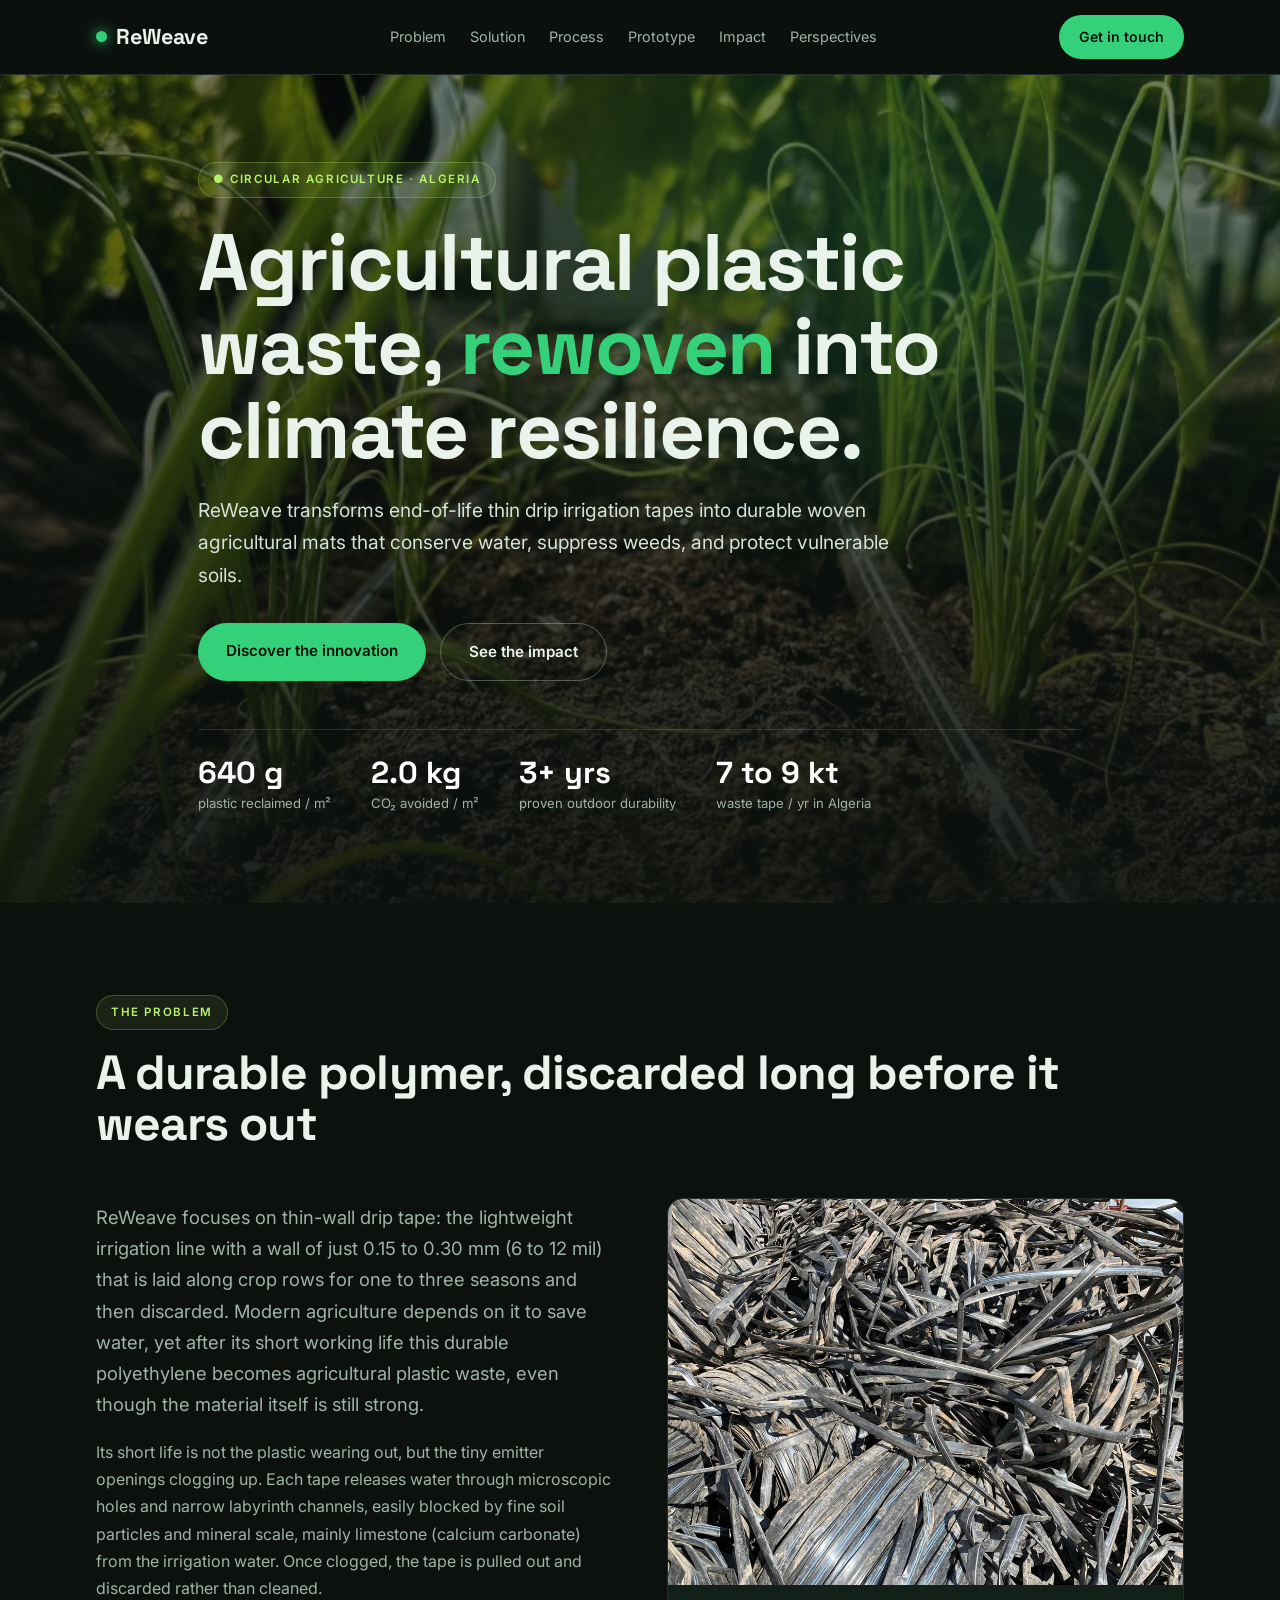
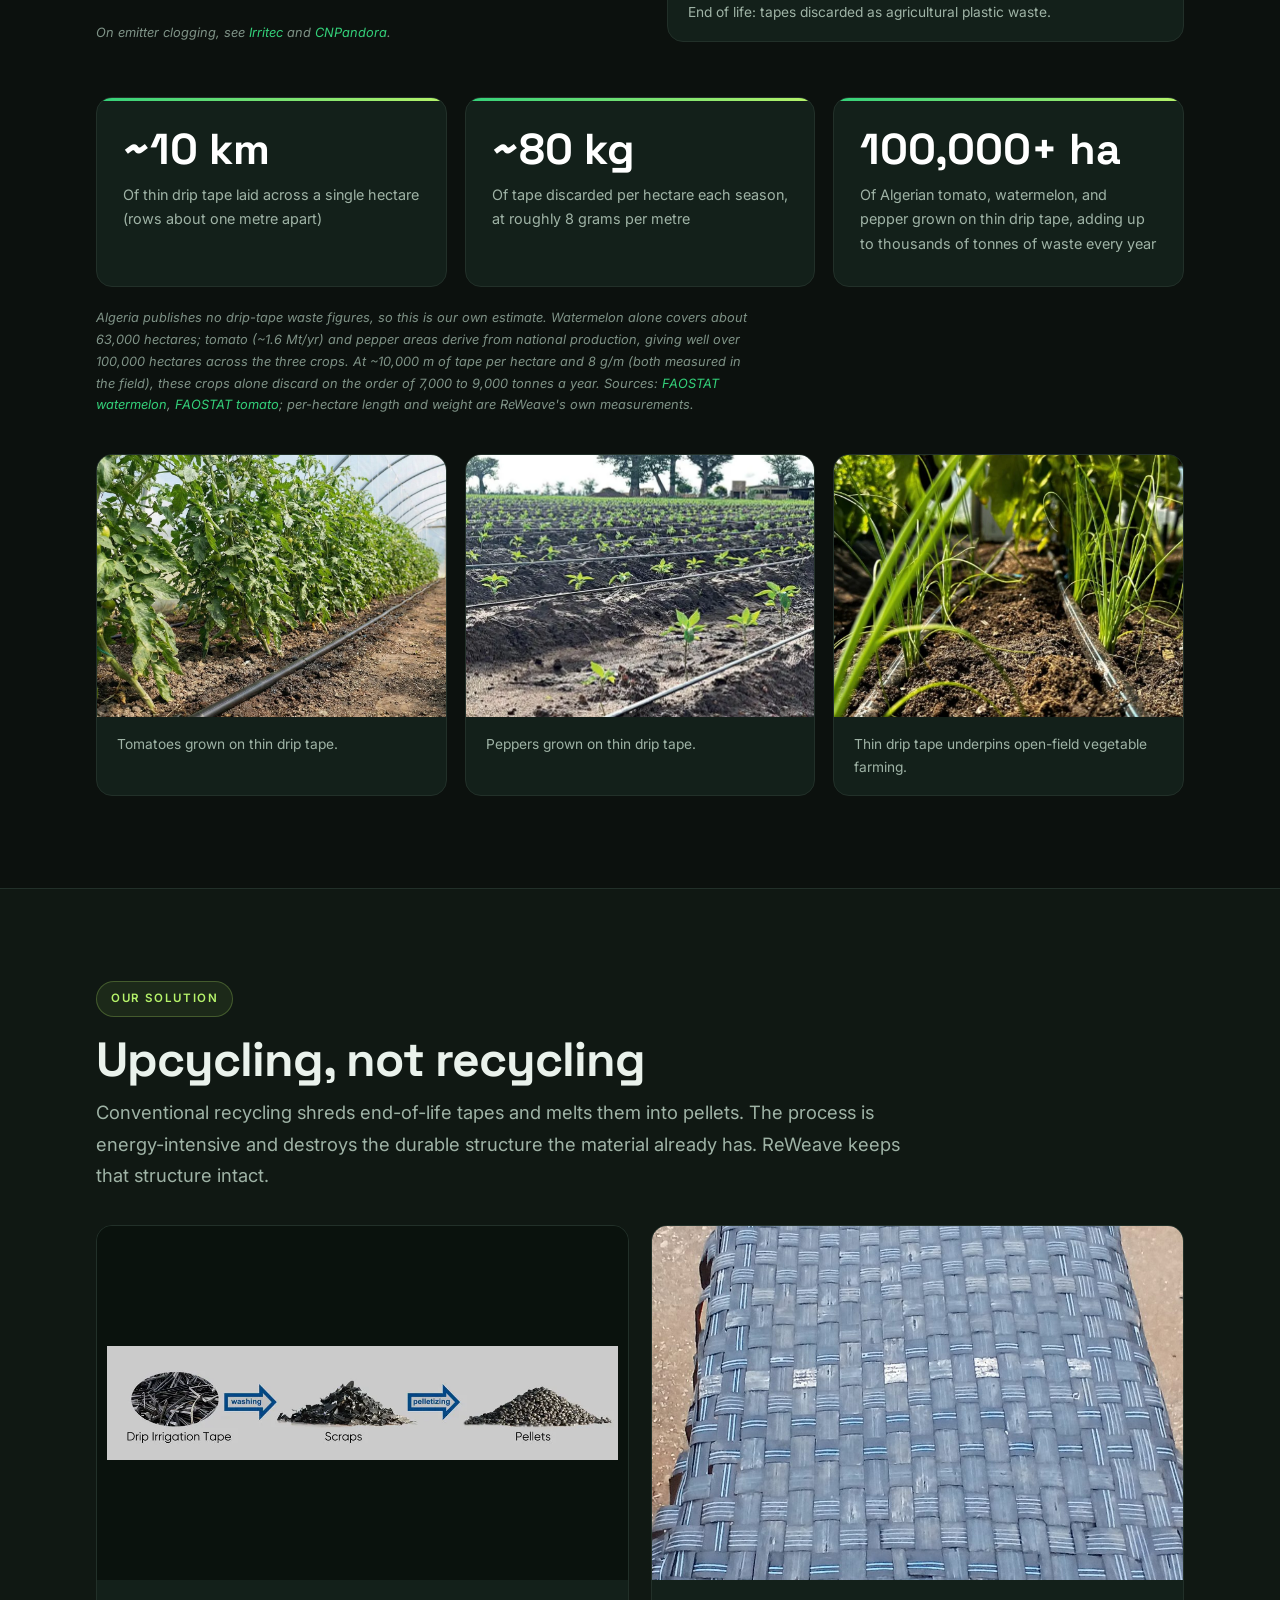
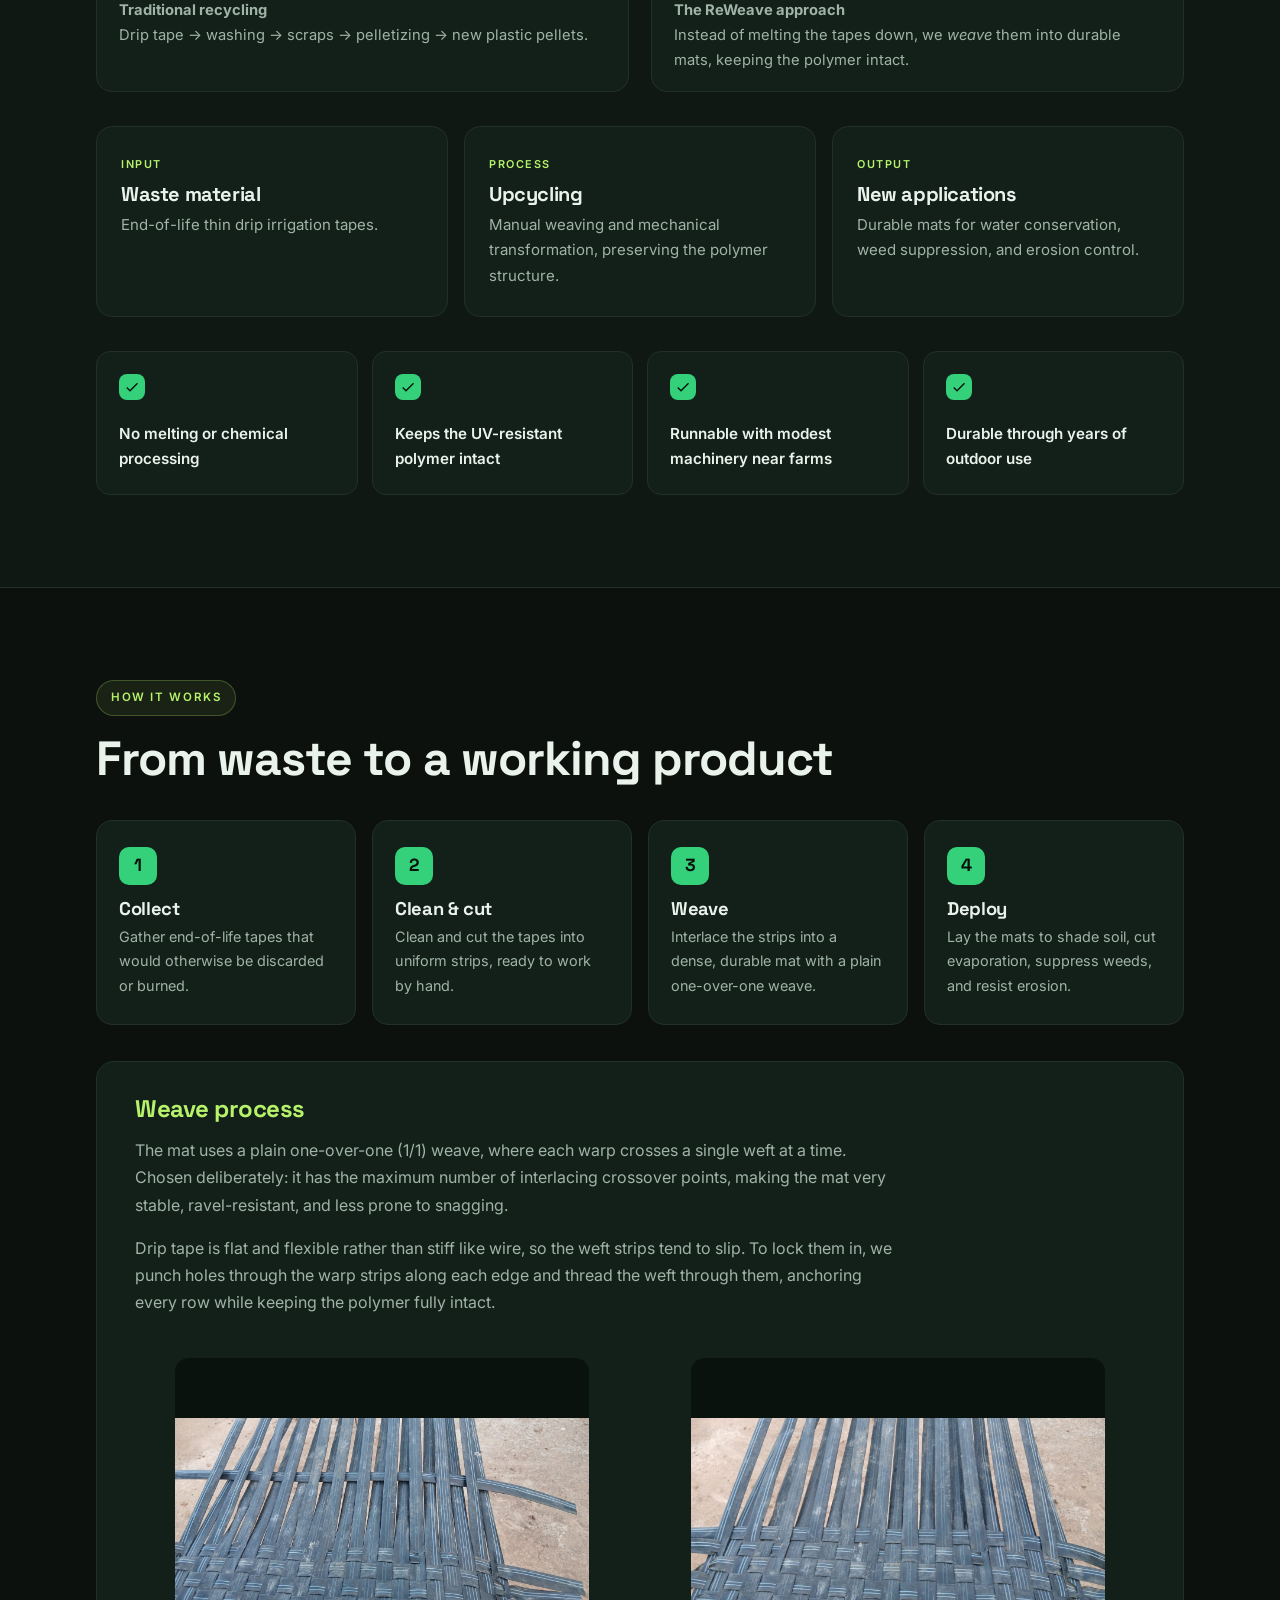
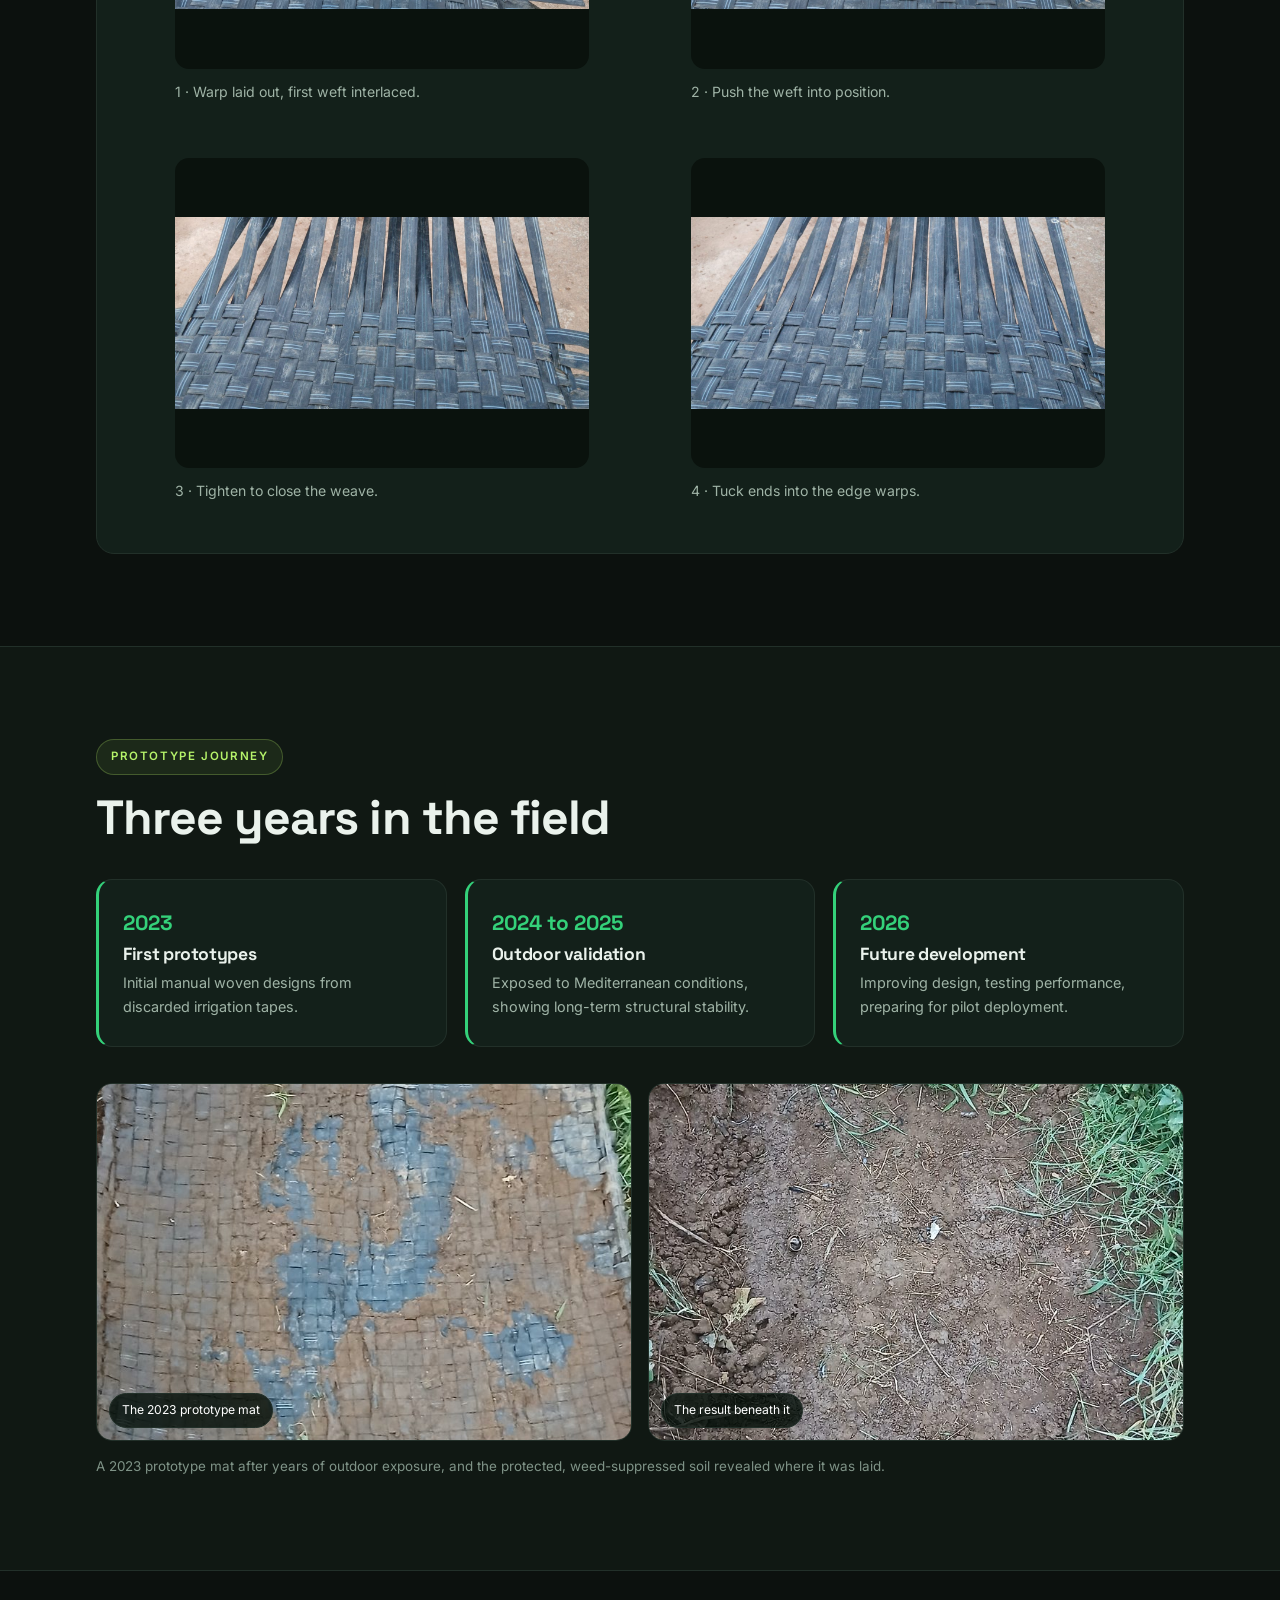
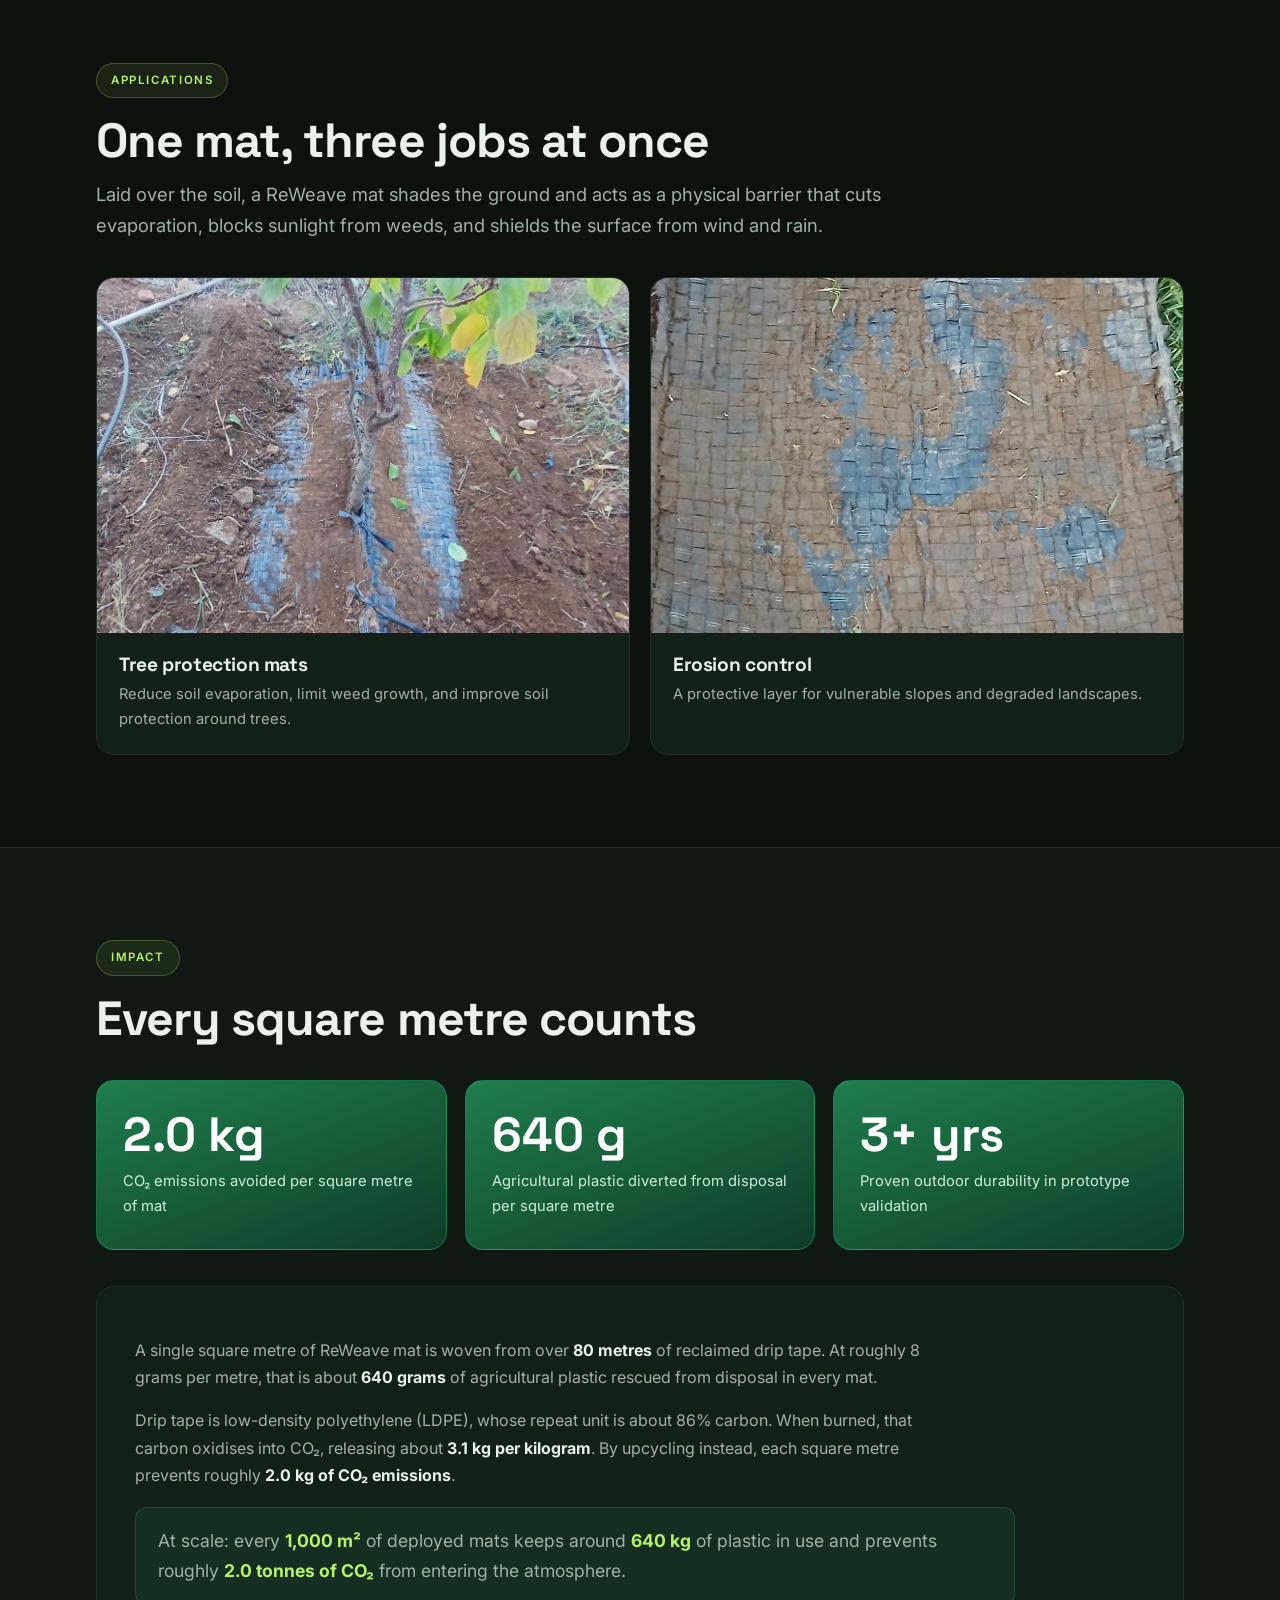
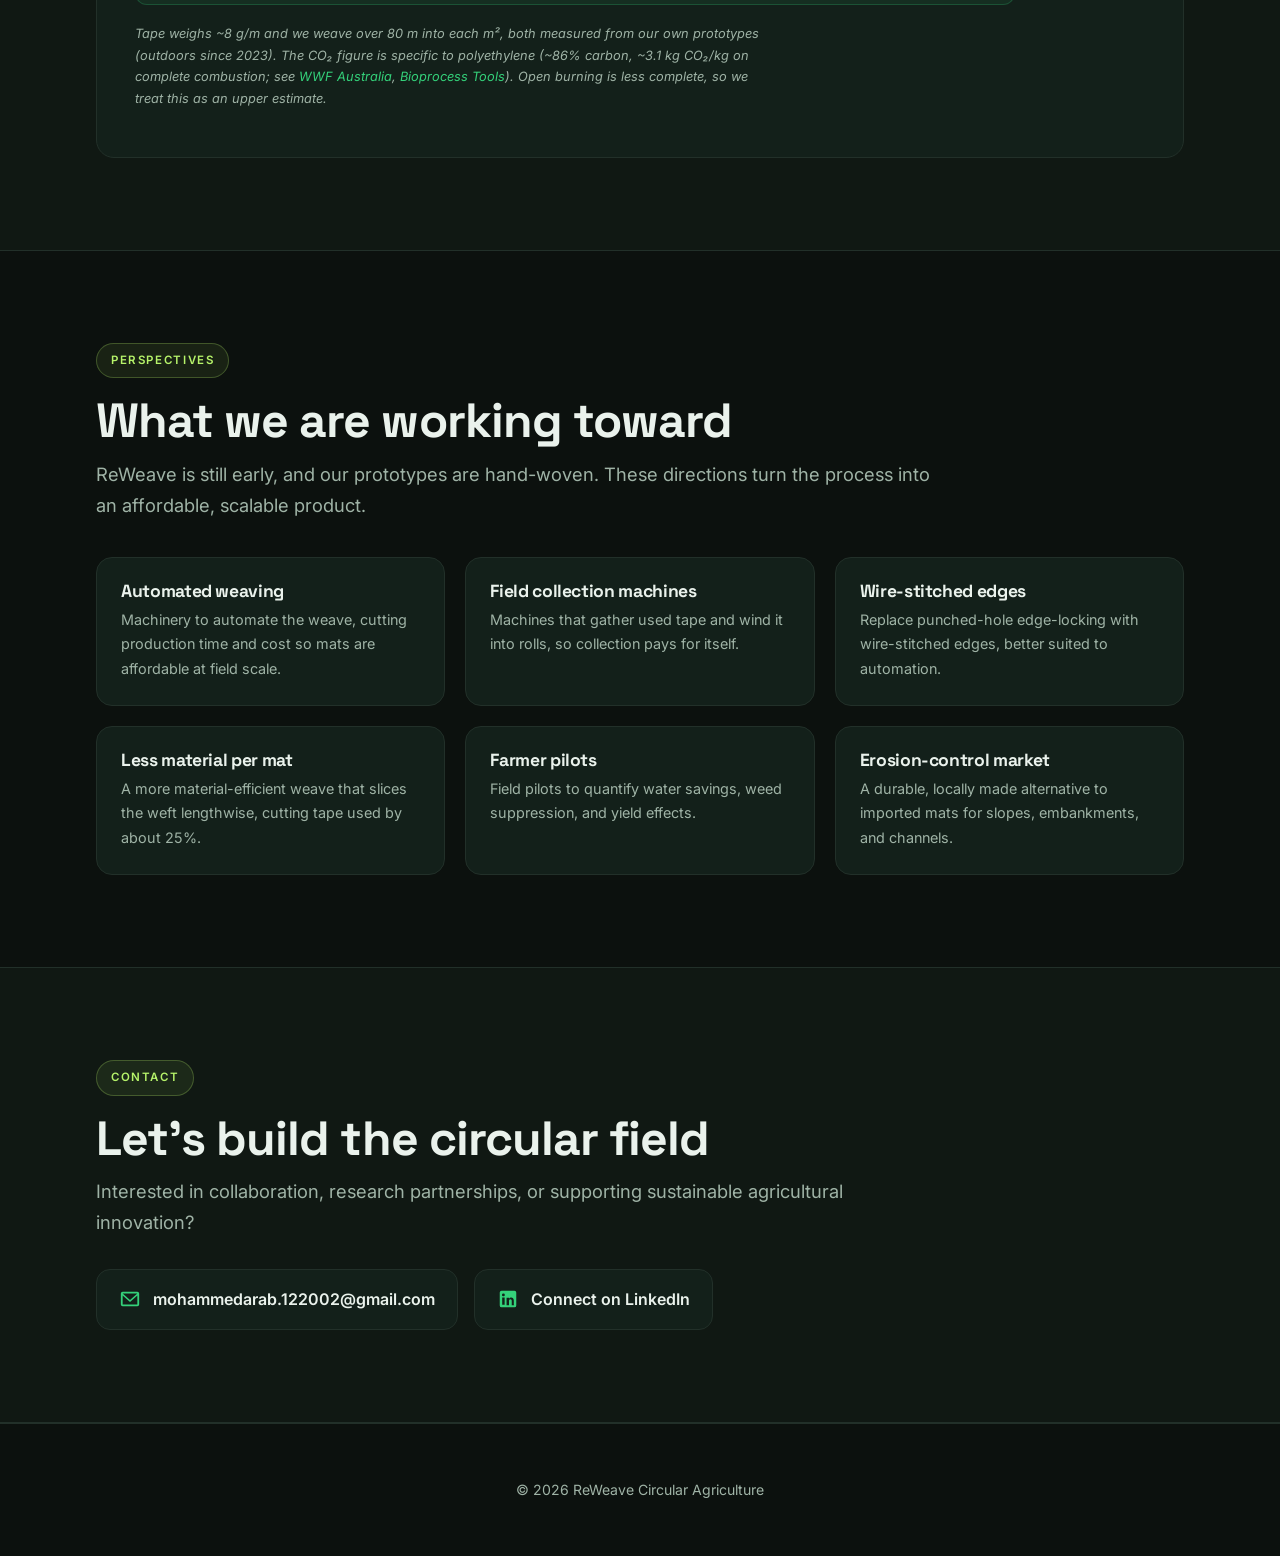
<file: index.html>
<!DOCTYPE html>
<html lang="en">

<head>
    <meta charset="UTF-8">
    <meta name="viewport" content="width=device-width, initial-scale=1.0">

    <title>ReWeave Circular Agriculture: Upcycling Drip Tape into Durable Mats</title>
    <meta name="description"
        content="Transforming end-of-life drip irrigation tapes into durable agricultural mats for water conservation, weed suppression, and erosion control.">
    <meta name="keywords"
        content="drip tape upcycling, circular agriculture, agricultural plastic waste, woven mats, weed suppression, erosion control, water conservation, sustainable farming">
    <meta name="author" content="Mohammed Arab">
    <meta name="robots" content="index, follow">

    <link rel="canonical" href="https://agriculture-driptape-upcycle.mohammedarab-122002.workers.dev/">

    <!-- Open Graph (LinkedIn, WhatsApp, Facebook) -->
    <meta property="og:type" content="website">
    <meta property="og:site_name" content="ReWeave Circular Agriculture">
    <meta property="og:title" content="ReWeave Circular Agriculture: Upcycling Drip Tape into Durable Mats">
    <meta property="og:description"
        content="Transforming end-of-life drip irrigation tapes into durable agricultural mats for water conservation, weed suppression, and erosion control.">
    <meta property="og:url" content="https://agriculture-driptape-upcycle.mohammedarab-122002.workers.dev/">
    <meta property="og:image" content="https://agriculture-driptape-upcycle.mohammedarab-122002.workers.dev/images/og-image.jpg">
    <meta property="og:image:width" content="1200">
    <meta property="og:image:height" content="630">
    <meta property="og:image:alt" content="A durable mat woven from recovered drip irrigation tape.">

    <!-- Twitter / X card -->
    <meta name="twitter:card" content="summary_large_image">
    <meta name="twitter:title" content="ReWeave Circular Agriculture: Upcycling Drip Tape into Durable Mats">
    <meta name="twitter:description"
        content="Transforming end-of-life drip irrigation tapes into durable agricultural mats for water conservation, weed suppression, and erosion control.">
    <meta name="twitter:image" content="https://agriculture-driptape-upcycle.mohammedarab-122002.workers.dev/images/og-image.jpg">

    <link rel="icon"
        href="data:image/svg+xml,<svg xmlns='http://www.w3.org/2000/svg' viewBox='0 0 100 100'><text y='.9em' font-size='90'>🌱</text></svg>">

    <link rel="preconnect" href="https://fonts.googleapis.com">
    <link rel="preconnect" href="https://fonts.gstatic.com" crossorigin>
    <link href="https://fonts.googleapis.com/css2?family=Space+Grotesk:wght@500;600;700&family=Inter:wght@400;500;600&display=swap" rel="stylesheet">

    <!-- Structured data: Organization -->
    <script type="application/ld+json">
    {
      "@context": "https://schema.org",
      "@type": "Organization",
      "name": "ReWeave Circular Agriculture",
      "url": "https://agriculture-driptape-upcycle.mohammedarab-122002.workers.dev/",
      "logo": "https://agriculture-driptape-upcycle.mohammedarab-122002.workers.dev/images/og-image.jpg",
      "description": "Transforming end-of-life drip irrigation tapes into durable agricultural mats for water conservation, weed suppression, and erosion control.",
      "email": "mohammedarab.122002@gmail.com"
    }
    </script>

    <style>
    :root{
      --bg:#0c110e; --bg2:#101813; --panel:#13201a; --line:#223029;
      --ink:#eaf2ec; --dim:#9fb3a6; --green:#34d17a; --green2:#1f7d4d; --lime:#b6f36a;
      --maxw:1140px;
    }
    *{box-sizing:border-box}
    html{scroll-behavior:smooth}
    body{margin:0;background:var(--bg);color:var(--ink);font-family:"Inter",system-ui,sans-serif;line-height:1.7;-webkit-font-smoothing:antialiased}
    h1,h2,h3{font-family:"Space Grotesk",sans-serif;line-height:1.05;letter-spacing:-.02em;margin:0}
    a{color:var(--green);text-decoration:none}
    a:hover{text-decoration:underline}
    img{max-width:100%;display:block}
    .wrap{max-width:var(--maxw);margin:auto;padding:0 26px}
    section{padding:92px 0}
    .badge{display:inline-flex;align-items:center;gap:8px;font-size:.72rem;font-weight:600;letter-spacing:.14em;text-transform:uppercase;color:var(--lime);background:rgba(182,243,106,.08);border:1px solid rgba(182,243,106,.25);padding:7px 14px;border-radius:999px}
    h2{font-size:clamp(2rem,4.2vw,3rem);margin:18px 0 10px}
    .lead{font-size:1.15rem;color:var(--dim);max-width:70ch}
    .src{font-size:.8rem;color:#7f9387;font-style:italic;max-width:82ch;margin-top:20px}
    .src a{color:var(--green)}

    /* Nav */
    header{position:sticky;top:0;z-index:30;background:rgba(12,17,14,.72);backdrop-filter:blur(12px);border-bottom:1px solid var(--line)}
    nav{display:flex;align-items:center;justify-content:space-between;max-width:var(--maxw);margin:auto;padding:15px 26px}
    .brand{font-family:"Space Grotesk";font-weight:700;font-size:1.35rem;display:flex;align-items:center;gap:9px}
    .brand i{width:11px;height:11px;border-radius:50%;background:var(--green);box-shadow:0 0 14px var(--green)}
    .navlinks{display:flex;gap:24px;list-style:none;margin:0;padding:0;font-size:.9rem}
    .navlinks a{color:var(--dim)}
    .navlinks a:hover{color:var(--ink);text-decoration:none}
    .cta{padding:10px 20px;background:var(--green);color:#06110a;border-radius:999px;font-weight:600;font-size:.88rem}
    .cta:hover{background:var(--lime);text-decoration:none}
    .menu{display:none;background:none;border:0;color:var(--ink);font-size:1.4rem;cursor:pointer}

    /* Hero */
    .hero{position:relative;overflow:hidden;padding:0;min-height:92vh;display:flex;align-items:center}
    .hero::before{content:"";position:absolute;inset:0;background:radial-gradient(1000px 600px at 70% 20%,rgba(52,209,122,.16),transparent 60%),linear-gradient(180deg,rgba(12,17,14,.55),rgba(12,17,14,.92)),url("images/drip_tapes_usage_in_crops.webp") center/cover;z-index:0}
    .hero .wrap{position:relative;z-index:1}
    .hero h1{font-size:clamp(2.7rem,6.5vw,5rem);font-weight:700;max-width:17ch;margin:22px 0}
    .hero h1 em{font-style:normal;color:var(--green)}
    .hero p{font-size:1.2rem;color:#d4e2d8;max-width:58ch}
    .hbtns{display:flex;gap:14px;flex-wrap:wrap;margin-top:32px}
    .btn{padding:15px 28px;border-radius:999px;font-weight:600;font-size:.95rem}
    .btn.p{background:var(--green);color:#06110a}
    .btn.p:hover{background:var(--lime);text-decoration:none}
    .btn.s{border:1px solid rgba(255,255,255,.28);color:var(--ink)}
    .btn.s:hover{border-color:var(--green);text-decoration:none}
    .hstrip{display:flex;gap:40px;flex-wrap:wrap;margin-top:48px;padding-top:28px;border-top:1px solid rgba(255,255,255,.12)}
    .hstrip div b{font-family:"Space Grotesk";font-size:1.9rem;color:#fff;display:block;line-height:1}
    .hstrip div span{font-size:.82rem;color:var(--dim)}

    /* Alt panel bg */
    .alt{background:var(--bg2);border-top:1px solid var(--line);border-bottom:1px solid var(--line)}

    /* Stat cards */
    .stats{display:grid;grid-template-columns:repeat(3,1fr);gap:18px;margin:40px 0 8px}
    .scard{background:var(--panel);border:1px solid var(--line);border-radius:16px;padding:30px 26px;position:relative;overflow:hidden}
    .scard::after{content:"";position:absolute;top:0;left:0;width:100%;height:3px;background:linear-gradient(90deg,var(--green),var(--lime))}
    .scard b{font-family:"Space Grotesk";font-size:2.7rem;color:#fff;display:block;line-height:1}
    .scard p{margin:12px 0 0;font-size:.9rem;color:var(--dim)}
    .grid3{display:grid;grid-template-columns:repeat(3,1fr);gap:18px;margin-top:38px}
    .gcard{background:var(--panel);border:1px solid var(--line);border-radius:16px;overflow:hidden}
    .gcard img{aspect-ratio:4/3;object-fit:cover}
    .gcard .b{padding:16px 20px;font-size:.86rem;color:var(--dim)}

    /* Two column */
    .two{display:grid;grid-template-columns:1fr 1fr;gap:54px;align-items:center;margin-top:34px}

    /* Flow */
    .flow{display:grid;grid-template-columns:repeat(3,1fr);gap:16px;margin-top:34px;position:relative}
    .fcard{background:var(--panel);border:1px solid var(--line);border-radius:16px;padding:28px 24px}
    .fcard .tag{font-size:.68rem;letter-spacing:.14em;text-transform:uppercase;color:var(--lime);font-weight:600}
    .fcard h3{font-size:1.25rem;margin:10px 0 7px}
    .fcard p{margin:0;color:var(--dim);font-size:.94rem}
    .approach{display:grid;grid-template-columns:1fr 1fr;gap:22px;margin-top:34px}
    .approach figure{margin:0;background:var(--panel);border:1px solid var(--line);border-radius:16px;overflow:hidden}
    .approach img{width:100%;aspect-ratio:3/2;object-fit:contain;background:#0a120d;padding:10px}
    .approach .photo img{object-fit:cover;padding:0}
    .approach figcaption{padding:18px 22px;color:var(--dim);font-size:.92rem}
    .why{margin-top:34px;display:grid;grid-template-columns:repeat(4,1fr);gap:14px}
    .witem{background:var(--panel);border:1px solid var(--line);border-radius:14px;padding:22px}
    .witem svg{width:26px;height:26px;fill:#06110a;background:var(--green);border-radius:8px;padding:5px;margin-bottom:12px}
    .witem p{margin:0;font-weight:600;font-size:.95rem}

    /* Steps */
    .steps{display:grid;grid-template-columns:repeat(4,1fr);gap:16px;margin:36px 0}
    .step{background:var(--panel);border:1px solid var(--line);border-radius:16px;padding:26px 22px}
    .step .n{font-family:"Space Grotesk";font-weight:700;font-size:1.1rem;width:38px;height:38px;display:flex;align-items:center;justify-content:center;background:var(--green);color:#06110a;border-radius:10px;margin-bottom:14px}
    .step h3{font-size:1.15rem;margin:0 0 6px}
    .step p{margin:0;color:var(--dim);font-size:.9rem}
    .weave{margin-top:28px;background:var(--panel);border:1px solid var(--line);border-radius:18px;padding:34px 38px}
    .weave h3{font-size:1.5rem;margin:0 0 14px;color:var(--lime)}
    .weave p{color:var(--dim);max-width:76ch}
    .wsteps{display:grid;grid-template-columns:repeat(2,1fr);gap:22px;margin-top:26px}
    .wsteps img{width:100%;aspect-ratio:4/3;object-fit:contain;background:#0a120d;border-radius:14px}
    .wsteps figcaption{font-size:.88rem;color:var(--dim);margin-top:11px}

    /* Timeline */
    .tl{display:grid;grid-template-columns:repeat(3,1fr);gap:18px;margin:36px 0}
    .te{background:var(--panel);border:1px solid var(--line);border-radius:16px;padding:26px 24px;border-left:3px solid var(--green)}
    .te .yr{font-family:"Space Grotesk";font-weight:700;color:var(--green);font-size:1.3rem}
    .te h3{margin:4px 0 7px;font-size:1.1rem}
    .te p{margin:0;color:var(--dim);font-size:.9rem}
    .pair{display:grid;grid-template-columns:1fr 1fr;gap:16px;margin-top:10px}
    .pp{position:relative;border-radius:16px;overflow:hidden;border:1px solid var(--line)}
    .pp img{aspect-ratio:3/2;object-fit:cover}
    .pp .tag{position:absolute;left:12px;bottom:12px;background:rgba(6,17,10,.82);border:1px solid var(--line);color:#fff;font-size:.76rem;padding:6px 12px;border-radius:999px}
    .cap{font-size:.84rem;color:#7f9387;margin-top:14px}

    /* cards */
    .cards{display:grid;grid-template-columns:repeat(auto-fit,minmax(260px,1fr));gap:20px;margin-top:36px}
    .card{background:var(--panel);border:1px solid var(--line);border-radius:18px;overflow:hidden;transition:transform .15s,border-color .15s}
    .card:hover{transform:translateY(-4px);border-color:var(--green)}
    .card img{aspect-ratio:3/2;object-fit:cover}
    .card .b{padding:22px}
    .card h3{font-size:1.2rem;margin:0 0 7px}
    .card p{margin:0;color:var(--dim);font-size:.92rem}
    .pcard{background:var(--panel);border:1px solid var(--line);border-radius:16px;padding:24px;transition:border-color .15s}
    .pcard:hover{border-color:var(--green)}
    .pcard h3{font-size:1.1rem;margin:0 0 7px}
    .pcard p{margin:0;color:var(--dim);font-size:.9rem}

    /* Impact */
    .istats{display:grid;grid-template-columns:repeat(3,1fr);gap:18px;margin:36px 0}
    .istat{background:linear-gradient(160deg,var(--green2),#0e3d26);border:1px solid rgba(52,209,122,.3);border-radius:18px;padding:30px 26px}
    .istat b{font-family:"Space Grotesk";font-size:3rem;color:#fff;display:block;line-height:1}
    .istat p{margin:10px 0 0;color:#cdeedb;font-size:.92rem}
    .inote{background:var(--panel);border:1px solid var(--line);border-radius:18px;padding:34px 38px}
    .inote p{color:var(--dim);max-width:80ch}
    .inote strong{color:var(--ink)}
    .iscale{font-size:1.1rem;background:rgba(52,209,122,.08);border:1px solid rgba(52,209,122,.22);border-radius:12px;padding:18px 22px;margin-top:18px}
    .iscale strong{color:var(--lime)}
    .isrc{font-size:.8rem;color:#7f9387;font-style:italic;margin-top:18px}

    /* contact */
    .contact-links{list-style:none;padding:0;margin:30px 0 0;display:flex;flex-wrap:wrap;gap:16px}
    .contact-links a{display:inline-flex;align-items:center;gap:12px;background:var(--panel);border:1px solid var(--line);padding:16px 22px;border-radius:14px;color:var(--ink);font-weight:600}
    .contact-links a:hover{border-color:var(--green);text-decoration:none}
    .contact-links svg{width:22px;height:22px;fill:var(--green)}
    footer{border-top:1px solid var(--line);text-align:center;padding:40px;color:var(--dim);font-size:.88rem}

    @media(max-width:860px){
      .navlinks,.cta{display:none}.menu{display:block}
      #nav-links.active{display:flex;flex-direction:column;position:absolute;top:60px;right:18px;background:var(--bg2);padding:18px 24px;border:1px solid var(--line);border-radius:14px;gap:14px}
      .two,.approach,.pair{grid-template-columns:1fr}
      .stats,.flow,.grid3,.steps,.wsteps,.tl,.istats,.why{grid-template-columns:1fr 1fr}
    }
    @media(max-width:560px){
      .stats,.flow,.grid3,.steps,.wsteps,.tl,.istats,.why{grid-template-columns:1fr}
      section{padding:62px 0}
    }
    </style>
</head>

<body>

    <header>
        <nav>
            <div class="brand"><i></i>ReWeave</div>
            <button id="menu-toggle" class="menu" aria-label="Toggle navigation menu" aria-expanded="false" aria-controls="nav-links">☰</button>
            <ul id="nav-links" class="navlinks">
                <li><a href="#problem">Problem</a></li>
                <li><a href="#solution">Solution</a></li>
                <li><a href="#process">Process</a></li>
                <li><a href="#prototype">Prototype</a></li>
                <li><a href="#impact">Impact</a></li>
                <li><a href="#perspectives">Perspectives</a></li>
            </ul>
            <a href="#contact" class="cta">Get in touch</a>
        </nav>
    </header>

    <section class="hero">
        <div class="wrap">
            <span class="badge">● Circular agriculture · Algeria</span>
            <h1>Agricultural plastic waste, <em>rewoven</em> into climate resilience.</h1>
            <p>ReWeave transforms end-of-life thin drip irrigation tapes into durable woven agricultural mats that conserve water, suppress weeds, and protect vulnerable soils.</p>
            <div class="hbtns">
                <a href="#solution" class="btn p">Discover the innovation</a>
                <a href="#impact" class="btn s">See the impact</a>
            </div>
            <div class="hstrip">
                <div><b>640 g</b><span>plastic reclaimed / m²</span></div>
                <div><b>2.0 kg</b><span>CO₂ avoided / m²</span></div>
                <div><b>3+ yrs</b><span>proven outdoor durability</span></div>
                <div><b>7 to 9 kt</b><span>waste tape / yr in Algeria</span></div>
            </div>
        </div>
    </section>

    <section id="problem">
        <div class="wrap">
            <span class="badge">The problem</span>
            <h2>A durable polymer, discarded long before it wears out</h2>
            <div class="two">
                <div>
                    <p class="lead">ReWeave focuses on thin-wall drip tape: the lightweight irrigation line with a wall of just 0.15 to 0.30 mm (6 to 12 mil) that is laid along crop rows for one to three seasons and then discarded. Modern agriculture depends on it to save water, yet after its short working life this durable polyethylene becomes agricultural plastic waste, even though the material itself is still strong.</p>
                    <p style="color:var(--dim)">Its short life is not the plastic wearing out, but the tiny emitter openings clogging up. Each tape releases water through microscopic holes and narrow labyrinth channels, easily blocked by fine soil particles and mineral scale, mainly limestone (calcium carbonate) from the irrigation water. Once clogged, the tape is pulled out and discarded rather than cleaned.</p>
                    <p class="src">On emitter clogging, see <a href="https://blog.irritec.com/drip-irrigation-system-maintenance-how-to-prevent-clogging-and-loss-of-uniformity/" target="_blank" rel="noopener">Irritec</a> and <a href="https://www.cnpandora.com/news/prevent-drip-tape-clogging-spring-guide/" target="_blank" rel="noopener">CNPandora</a>.</p>
                </div>
                <div class="gcard"><img src="images/old-drip-tape.jpg" alt="A large pile of discarded end-of-life drip irrigation tapes."><div class="b">End of life: tapes discarded as agricultural plastic waste.</div></div>
            </div>
            <div class="stats">
                <div class="scard"><b>~10 km</b><p>Of thin drip tape laid across a single hectare (rows about one metre apart)</p></div>
                <div class="scard"><b>~80 kg</b><p>Of tape discarded per hectare each season, at roughly 8 grams per metre</p></div>
                <div class="scard"><b>100,000+ ha</b><p>Of Algerian tomato, watermelon, and pepper grown on thin drip tape, adding up to thousands of tonnes of waste every year</p></div>
            </div>
            <p class="src">Algeria publishes no drip-tape waste figures, so this is our own estimate. Watermelon alone covers about 63,000 hectares; tomato (~1.6 Mt/yr) and pepper areas derive from national production, giving well over 100,000 hectares across the three crops. At ~10,000 m of tape per hectare and 8 g/m (both measured in the field), these crops alone discard on the order of 7,000 to 9,000 tonnes a year. Sources: <a href="https://www.freshplaza.com/north-america/article/9702370/new-world-watermelon-production-record/" target="_blank" rel="noopener">FAOSTAT watermelon</a>, <a href="https://en.wikipedia.org/wiki/List_of_countries_by_tomato_production" target="_blank" rel="noopener">FAOSTAT tomato</a>; per-hectare length and weight are ReWeave's own measurements.</p>
            <div class="grid3">
                <div class="gcard"><img src="images/tomatoes-irrgation-thin-drip-tapes.jpg" alt="A tomato field irrigated with thin drip tape running along every row."><div class="b">Tomatoes grown on thin drip tape.</div></div>
                <div class="gcard"><img src="images/peper_thin_drip_tapes_irrigation,.webp" alt="A pepper field irrigated with thin drip tape running along every row."><div class="b">Peppers grown on thin drip tape.</div></div>
                <div class="gcard"><img src="images/drip_tapes_usage_in_crops.webp" alt="Thin drip tape laid across an open field of crops."><div class="b">Thin drip tape underpins open-field vegetable farming.</div></div>
            </div>
        </div>
    </section>

    <section id="solution" class="alt">
        <div class="wrap">
            <span class="badge">Our solution</span>
            <h2>Upcycling, not recycling</h2>
            <p class="lead" style="margin-top:12px">Conventional recycling shreds end-of-life tapes and melts them into pellets. The process is energy-intensive and destroys the durable structure the material already has. ReWeave keeps that structure intact.</p>
            <div class="approach">
                <figure><img class="diagram" src="images/Drip-Irrigation-Tape-Recycling.jpg.webp" alt="Diagram of conventional recycling: drip irrigation tape is washed into scraps, then pelletized into plastic pellets."><figcaption><strong>Traditional recycling</strong><br>Drip tape → washing → scraps → pelletizing → new plastic pellets.</figcaption></figure>
                <figure class="photo"><img src="images/prototype-2026.jpg" alt="A durable mat hand-woven from strips of end-of-life drip irrigation tape."><figcaption><strong>The ReWeave approach</strong><br>Instead of melting the tapes down, we <em>weave</em> them into durable mats, keeping the polymer intact.</figcaption></figure>
            </div>
            <div class="flow">
                <div class="fcard"><div class="tag">Input</div><h3>Waste material</h3><p>End-of-life thin drip irrigation tapes.</p></div>
                <div class="fcard"><div class="tag">Process</div><h3>Upcycling</h3><p>Manual weaving and mechanical transformation, preserving the polymer structure.</p></div>
                <div class="fcard"><div class="tag">Output</div><h3>New applications</h3><p>Durable mats for water conservation, weed suppression, and erosion control.</p></div>
            </div>
            <div class="why">
                <div class="witem"><svg viewBox="0 0 24 24"><path d="M9 16.2 4.8 12l-1.4 1.4L9 19 21 7l-1.4-1.4z"/></svg><p>No melting or chemical processing</p></div>
                <div class="witem"><svg viewBox="0 0 24 24"><path d="M9 16.2 4.8 12l-1.4 1.4L9 19 21 7l-1.4-1.4z"/></svg><p>Keeps the UV-resistant polymer intact</p></div>
                <div class="witem"><svg viewBox="0 0 24 24"><path d="M9 16.2 4.8 12l-1.4 1.4L9 19 21 7l-1.4-1.4z"/></svg><p>Runnable with modest machinery near farms</p></div>
                <div class="witem"><svg viewBox="0 0 24 24"><path d="M9 16.2 4.8 12l-1.4 1.4L9 19 21 7l-1.4-1.4z"/></svg><p>Durable through years of outdoor use</p></div>
            </div>
        </div>
    </section>

    <section id="process">
        <div class="wrap">
            <span class="badge">How it works</span>
            <h2>From waste to a working product</h2>
            <div class="steps">
                <div class="step"><div class="n">1</div><h3>Collect</h3><p>Gather end-of-life tapes that would otherwise be discarded or burned.</p></div>
                <div class="step"><div class="n">2</div><h3>Clean &amp; cut</h3><p>Clean and cut the tapes into uniform strips, ready to work by hand.</p></div>
                <div class="step"><div class="n">3</div><h3>Weave</h3><p>Interlace the strips into a dense, durable mat with a plain one-over-one weave.</p></div>
                <div class="step"><div class="n">4</div><h3>Deploy</h3><p>Lay the mats to shade soil, cut evaporation, suppress weeds, and resist erosion.</p></div>
            </div>
            <div class="weave">
                <h3>Weave process</h3>
                <p>The mat uses a plain one-over-one (1/1) weave, where each warp crosses a single weft at a time. Chosen deliberately: it has the maximum number of interlacing crossover points, making the mat very stable, ravel-resistant, and less prone to snagging.</p>
                <p>Drip tape is flat and flexible rather than stiff like wire, so the weft strips tend to slip. To lock them in, we punch holes through the warp strips along each edge and thread the weft through them, anchoring every row while keeping the polymer fully intact.</p>
                <div class="wsteps">
                    <figure><img src="images/step_1.jpg" alt="Warp strips laid out with the first weft strip being interlaced."><figcaption>1 · Warp laid out, first weft interlaced.</figcaption></figure>
                    <figure><img src="images/step_2.jpg" alt="The freshly inserted weft strip being pushed into position against the previous row."><figcaption>2 · Push the weft into position.</figcaption></figure>
                    <figure><img src="images/step_3.jpg" alt="The weft row being pulled and tightened to close the weave."><figcaption>3 · Tighten to close the weave.</figcaption></figure>
                    <figure><img src="images/step_4.jpg" alt="The ends of the weft tucked into cracks in the edge warps to lock the row in place."><figcaption>4 · Tuck ends into the edge warps.</figcaption></figure>
                </div>
            </div>
        </div>
    </section>

    <section id="prototype" class="alt">
        <div class="wrap">
            <span class="badge">Prototype journey</span>
            <h2>Three years in the field</h2>
            <div class="tl">
                <div class="te"><div class="yr">2023</div><h3>First prototypes</h3><p>Initial manual woven designs from discarded irrigation tapes.</p></div>
                <div class="te"><div class="yr">2024 to 2025</div><h3>Outdoor validation</h3><p>Exposed to Mediterranean conditions, showing long-term structural stability.</p></div>
                <div class="te"><div class="yr">2026</div><h3>Future development</h3><p>Improving design, testing performance, preparing for pilot deployment.</p></div>
            </div>
            <figure style="margin:0">
                <div class="pair">
                    <div class="pp"><img src="images/prototype-2023.jpg" alt="A 2023 woven mat made from recovered drip irrigation tape, after extended outdoor exposure on the ground."><span class="tag">The 2023 prototype mat</span></div>
                    <div class="pp"><img src="images/drip-type-application-result.jpg" alt="The patch of protected, weed-suppressed soil revealed where the woven mat had been laid."><span class="tag">The result beneath it</span></div>
                </div>
                <figcaption class="cap">A 2023 prototype mat after years of outdoor exposure, and the protected, weed-suppressed soil revealed where it was laid.</figcaption>
            </figure>
        </div>
    </section>

    <section id="applications">
        <div class="wrap">
            <span class="badge">Applications</span>
            <h2>One mat, three jobs at once</h2>
            <p class="lead" style="margin-top:12px">Laid over the soil, a ReWeave mat shades the ground and acts as a physical barrier that cuts evaporation, blocks sunlight from weeds, and shields the surface from wind and rain.</p>
            <div class="cards">
                <div class="card"><img src="images/drip_tapes_application_aroun_trees_for_weed_suppression.jpg" alt="A woven drip-tape mat laid around the base of a tree to protect the soil and suppress weeds."><div class="b"><h3>Tree protection mats</h3><p>Reduce soil evaporation, limit weed growth, and improve soil protection around trees.</p></div></div>
                <div class="card"><img src="images/irrosion_application.jpg" alt="A woven drip-tape mat deployed on the ground as a protective layer against erosion."><div class="b"><h3>Erosion control</h3><p>A protective layer for vulnerable slopes and degraded landscapes.</p></div></div>
            </div>
        </div>
    </section>

    <section id="impact" class="alt">
        <div class="wrap">
            <span class="badge">Impact</span>
            <h2>Every square metre counts</h2>
            <div class="istats">
                <div class="istat"><b>2.0 kg</b><p>CO₂ emissions avoided per square metre of mat</p></div>
                <div class="istat"><b>640 g</b><p>Agricultural plastic diverted from disposal per square metre</p></div>
                <div class="istat"><b>3+ yrs</b><p>Proven outdoor durability in prototype validation</p></div>
            </div>
            <div class="inote">
                <p>A single square metre of ReWeave mat is woven from over <strong>80 metres</strong> of reclaimed drip tape. At roughly 8 grams per metre, that is about <strong>640 grams</strong> of agricultural plastic rescued from disposal in every mat.</p>
                <p>Drip tape is low-density polyethylene (LDPE), whose repeat unit is about 86% carbon. When burned, that carbon oxidises into CO₂, releasing about <strong>3.1 kg per kilogram</strong>. By upcycling instead, each square metre prevents roughly <strong>2.0 kg of CO₂ emissions</strong>.</p>
                <p class="iscale">At scale: every <strong>1,000 m²</strong> of deployed mats keeps around <strong>640 kg</strong> of plastic in use and prevents roughly <strong>2.0 tonnes of CO₂</strong> from entering the atmosphere.</p>
                <p class="isrc">Tape weighs ~8 g/m and we weave over 80 m into each m², both measured from our own prototypes (outdoors since 2023). The CO₂ figure is specific to polyethylene (~86% carbon, ~3.1 kg CO₂/kg on complete combustion; see <a href="https://assets.wwf.org.au/image/upload/Blue_Environment_Carbon_emissions_of_Australian_plastics_Full_report?_a=ATO2Bfg0" target="_blank" rel="noopener">WWF Australia</a>, <a href="https://bioprocesstools.com/blog/emission-factors-bioprocessing/" target="_blank" rel="noopener">Bioprocess Tools</a>). Open burning is less complete, so we treat this as an upper estimate.</p>
            </div>
        </div>
    </section>

    <section id="perspectives">
        <div class="wrap">
            <span class="badge">Perspectives</span>
            <h2>What we are working toward</h2>
            <p class="lead" style="margin-top:12px">ReWeave is still early, and our prototypes are hand-woven. These directions turn the process into an affordable, scalable product.</p>
            <div class="cards">
                <div class="pcard"><h3>Automated weaving</h3><p>Machinery to automate the weave, cutting production time and cost so mats are affordable at field scale.</p></div>
                <div class="pcard"><h3>Field collection machines</h3><p>Machines that gather used tape and wind it into rolls, so collection pays for itself.</p></div>
                <div class="pcard"><h3>Wire-stitched edges</h3><p>Replace punched-hole edge-locking with wire-stitched edges, better suited to automation.</p></div>
                <div class="pcard"><h3>Less material per mat</h3><p>A more material-efficient weave that slices the weft lengthwise, cutting tape used by about 25%.</p></div>
                <div class="pcard"><h3>Farmer pilots</h3><p>Field pilots to quantify water savings, weed suppression, and yield effects.</p></div>
                <div class="pcard"><h3>Erosion-control market</h3><p>A durable, locally made alternative to imported mats for slopes, embankments, and channels.</p></div>
            </div>
        </div>
    </section>

    <section id="contact" class="alt">
        <div class="wrap">
            <span class="badge">Contact</span>
            <h2>Let's build the circular field</h2>
            <p class="lead" style="margin-top:12px">Interested in collaboration, research partnerships, or supporting sustainable agricultural innovation?</p>
            <ul class="contact-links">
                <li><a href="mailto:mohammedarab.122002@gmail.com"><svg viewBox="0 0 24 24"><path d="M4 4h16a2 2 0 0 1 2 2v12a2 2 0 0 1-2 2H4a2 2 0 0 1-2-2V6a2 2 0 0 1 2-2zm0 2v.01L12 13l8-6.99V6H4zm16 2.24-8 7-8-7V18h16V8.24z"/></svg><span>mohammedarab.122002@gmail.com</span></a></li>
                <li><a href="https://www.linkedin.com/in/mohammed-arab12345/" target="_blank" rel="noopener"><svg viewBox="0 0 24 24"><path d="M19 3a2 2 0 0 1 2 2v14a2 2 0 0 1-2 2H5a2 2 0 0 1-2-2V5a2 2 0 0 1 2-2h14zM8.34 18.34V10.3H5.67v8.04h2.67zM7 9.12a1.55 1.55 0 1 0 0-3.1 1.55 1.55 0 0 0 0 3.1zm11.34 9.22v-4.4c0-2.36-1.26-3.46-2.94-3.46a2.54 2.54 0 0 0-2.3 1.27v-1.09h-2.67v8.04h2.67v-4.25c0-1.12.21-2.2 1.6-2.2 1.37 0 1.39 1.28 1.39 2.27v4.18h2.65z"/></svg><span>Connect on LinkedIn</span></a></li>
            </ul>
        </div>
    </section>

    <footer>
        <p>© <span id="year"></span> ReWeave Circular Agriculture</p>
    </footer>

    <script src="js/script.js"></script>
</body>

</html>
</file>
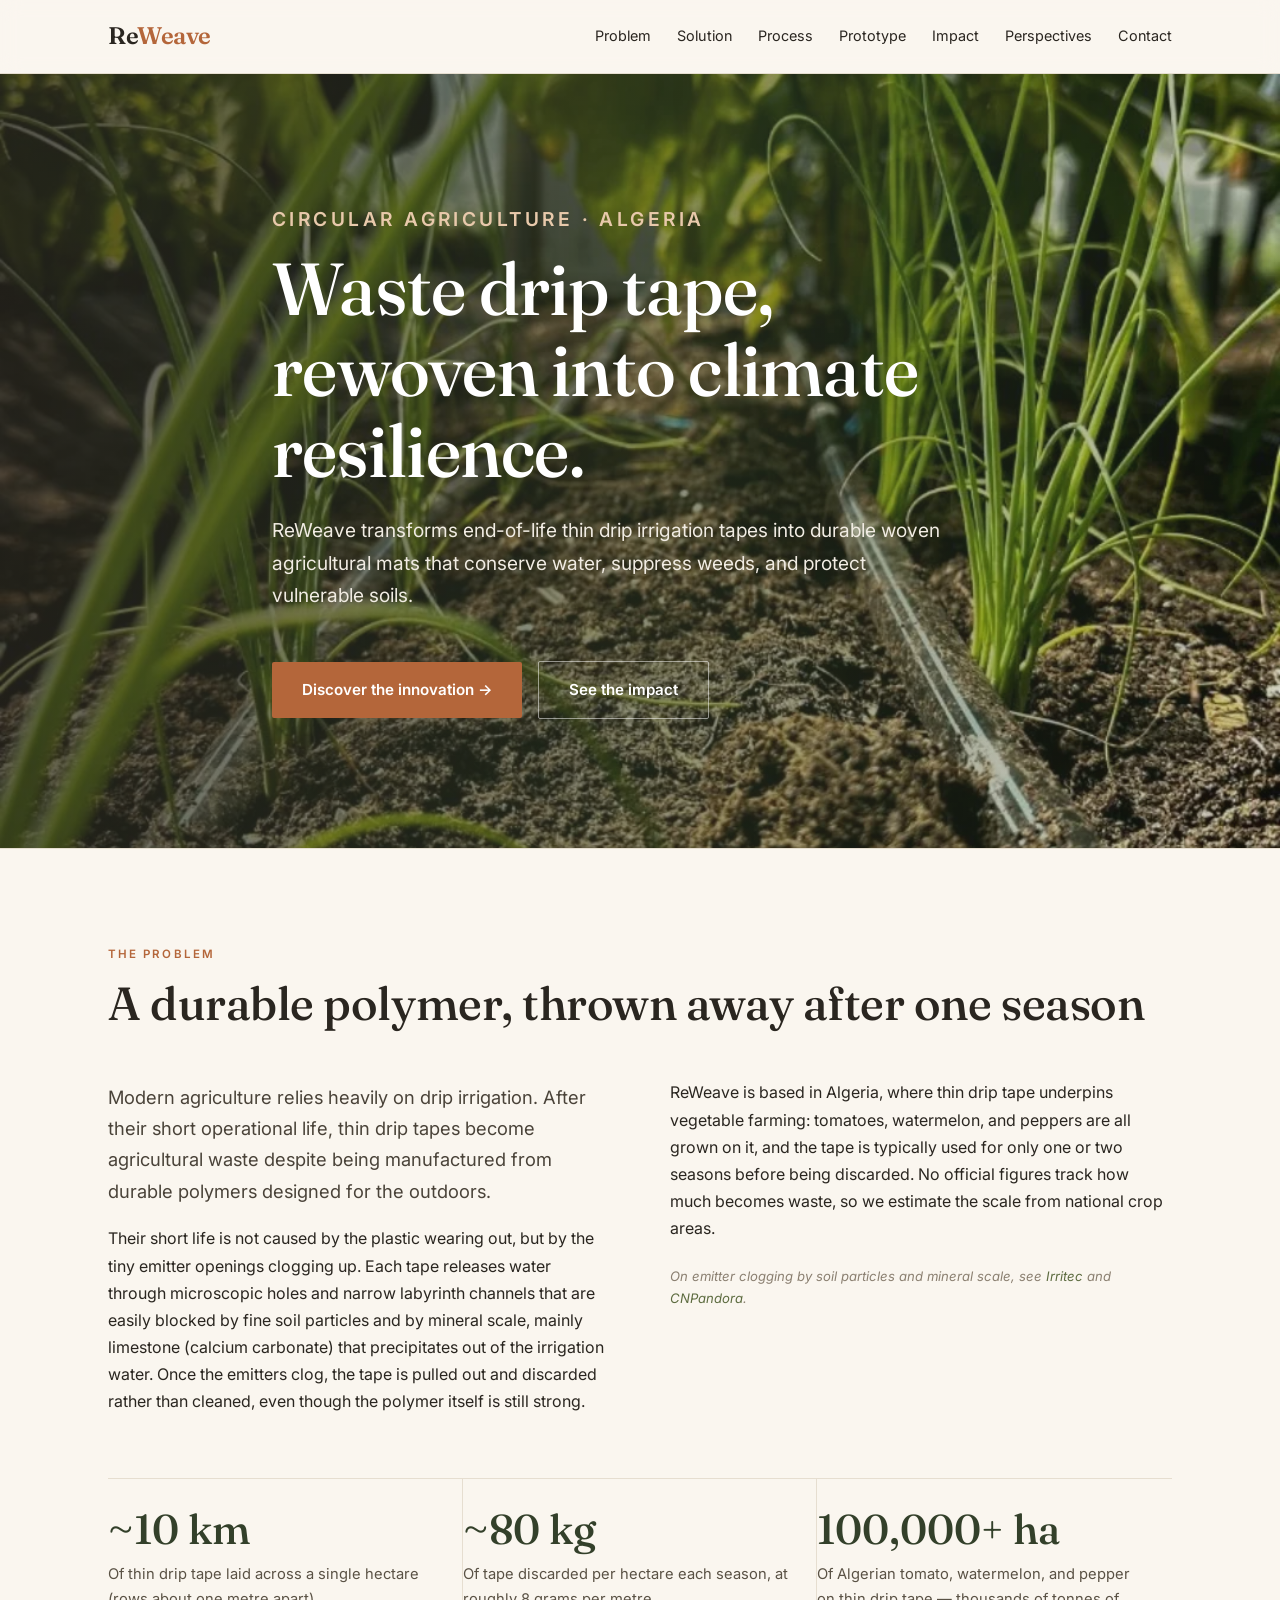
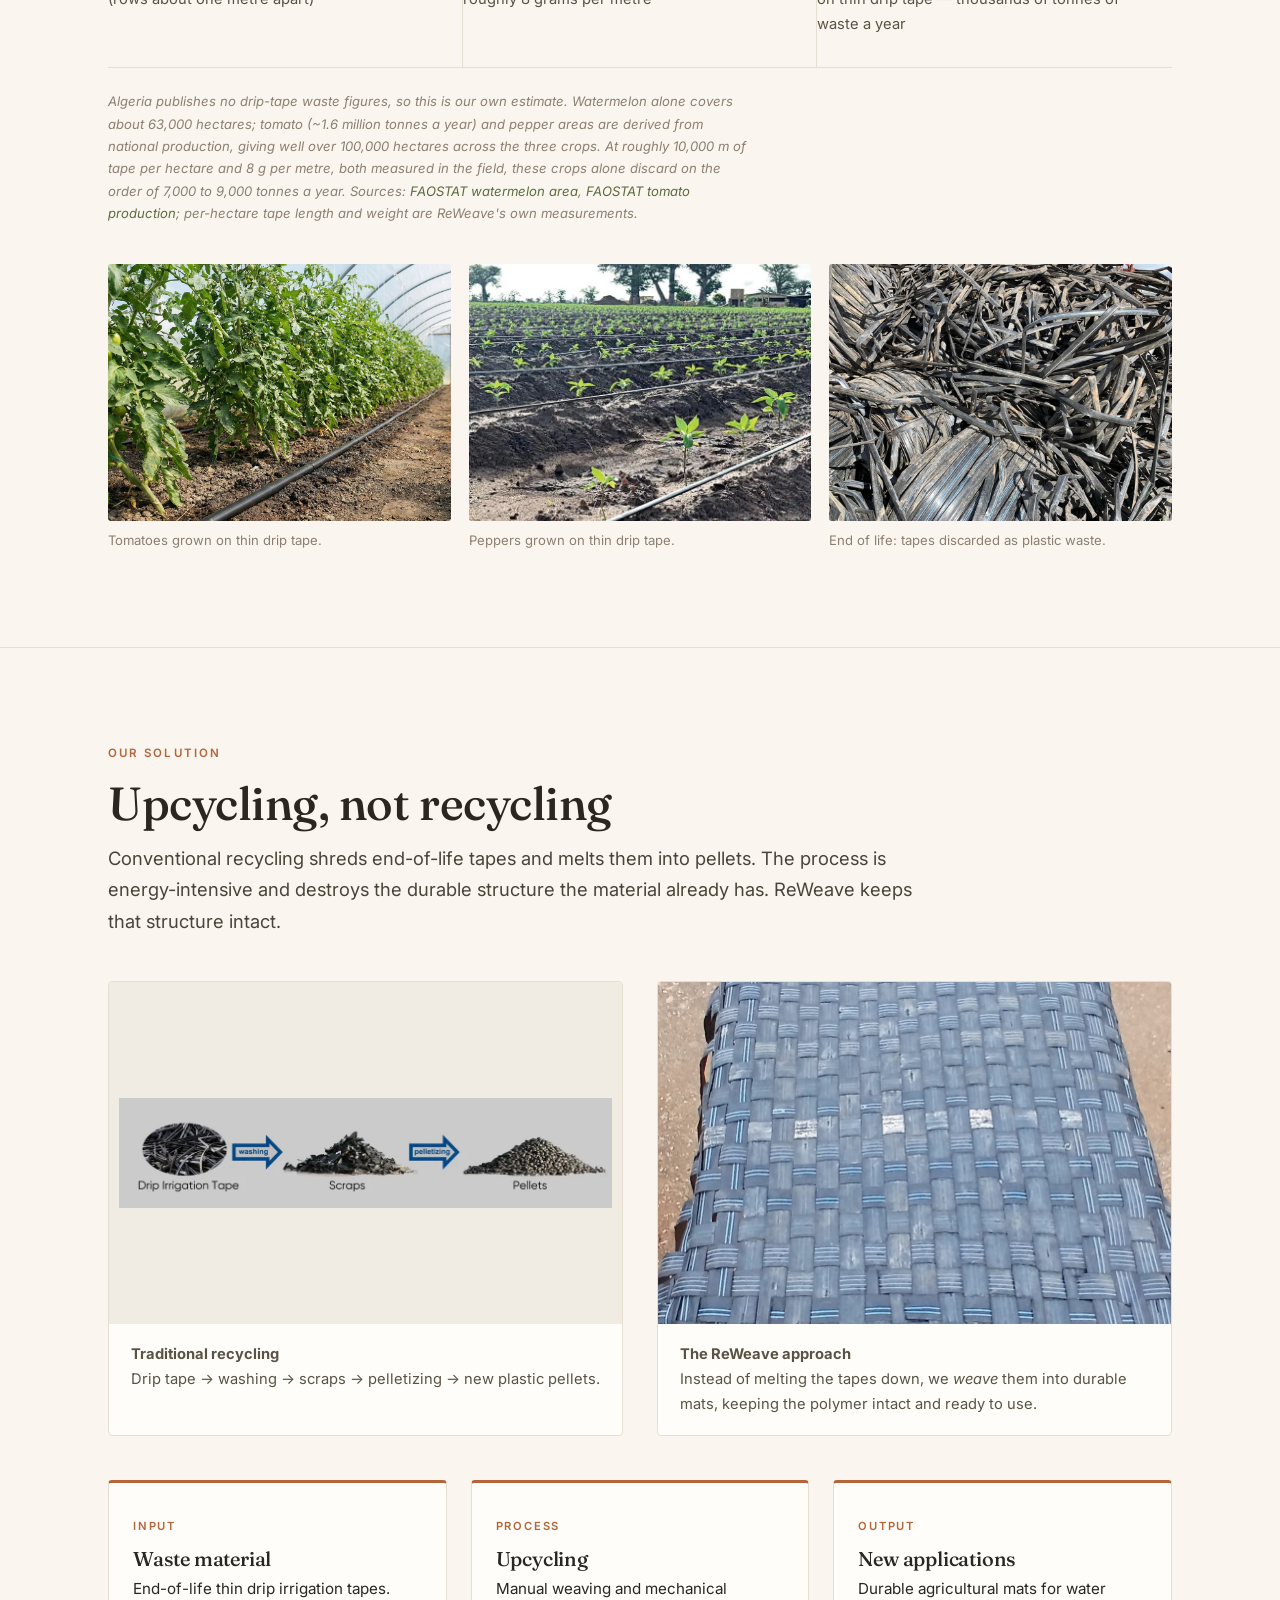
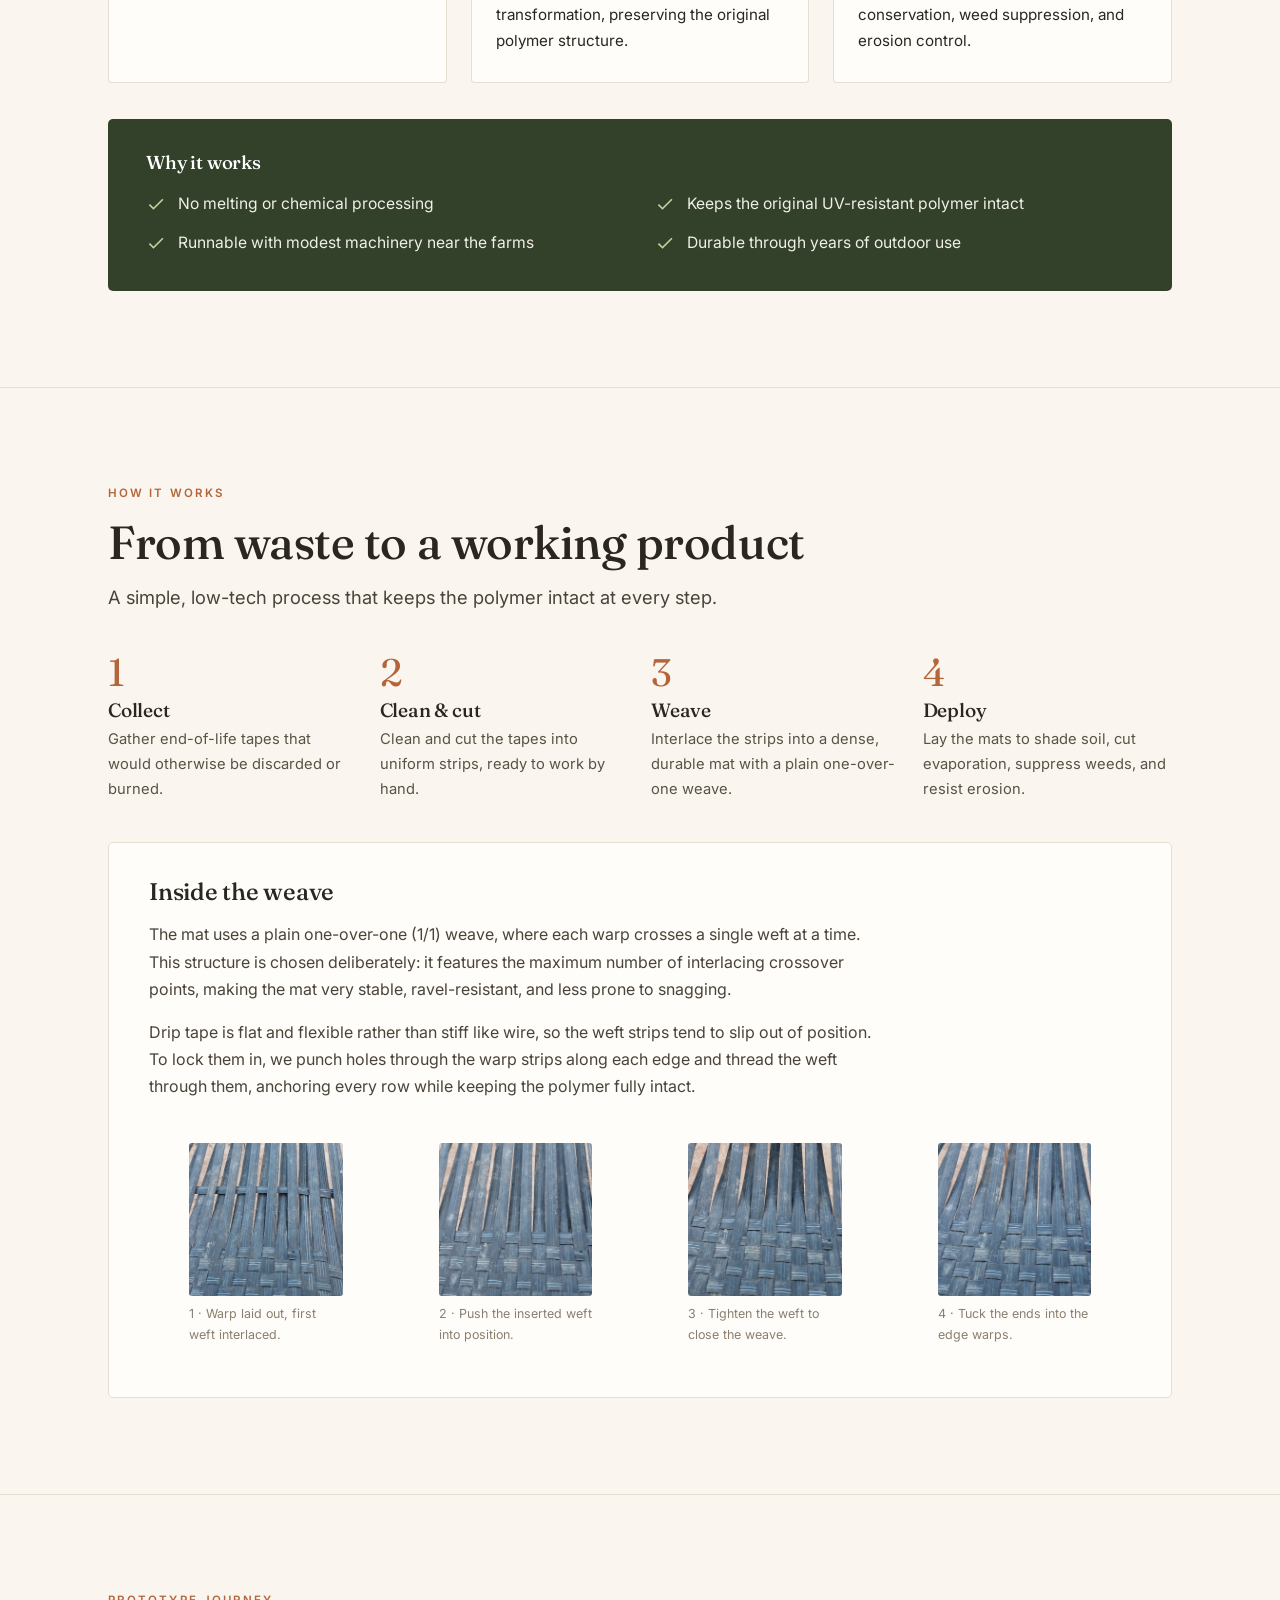
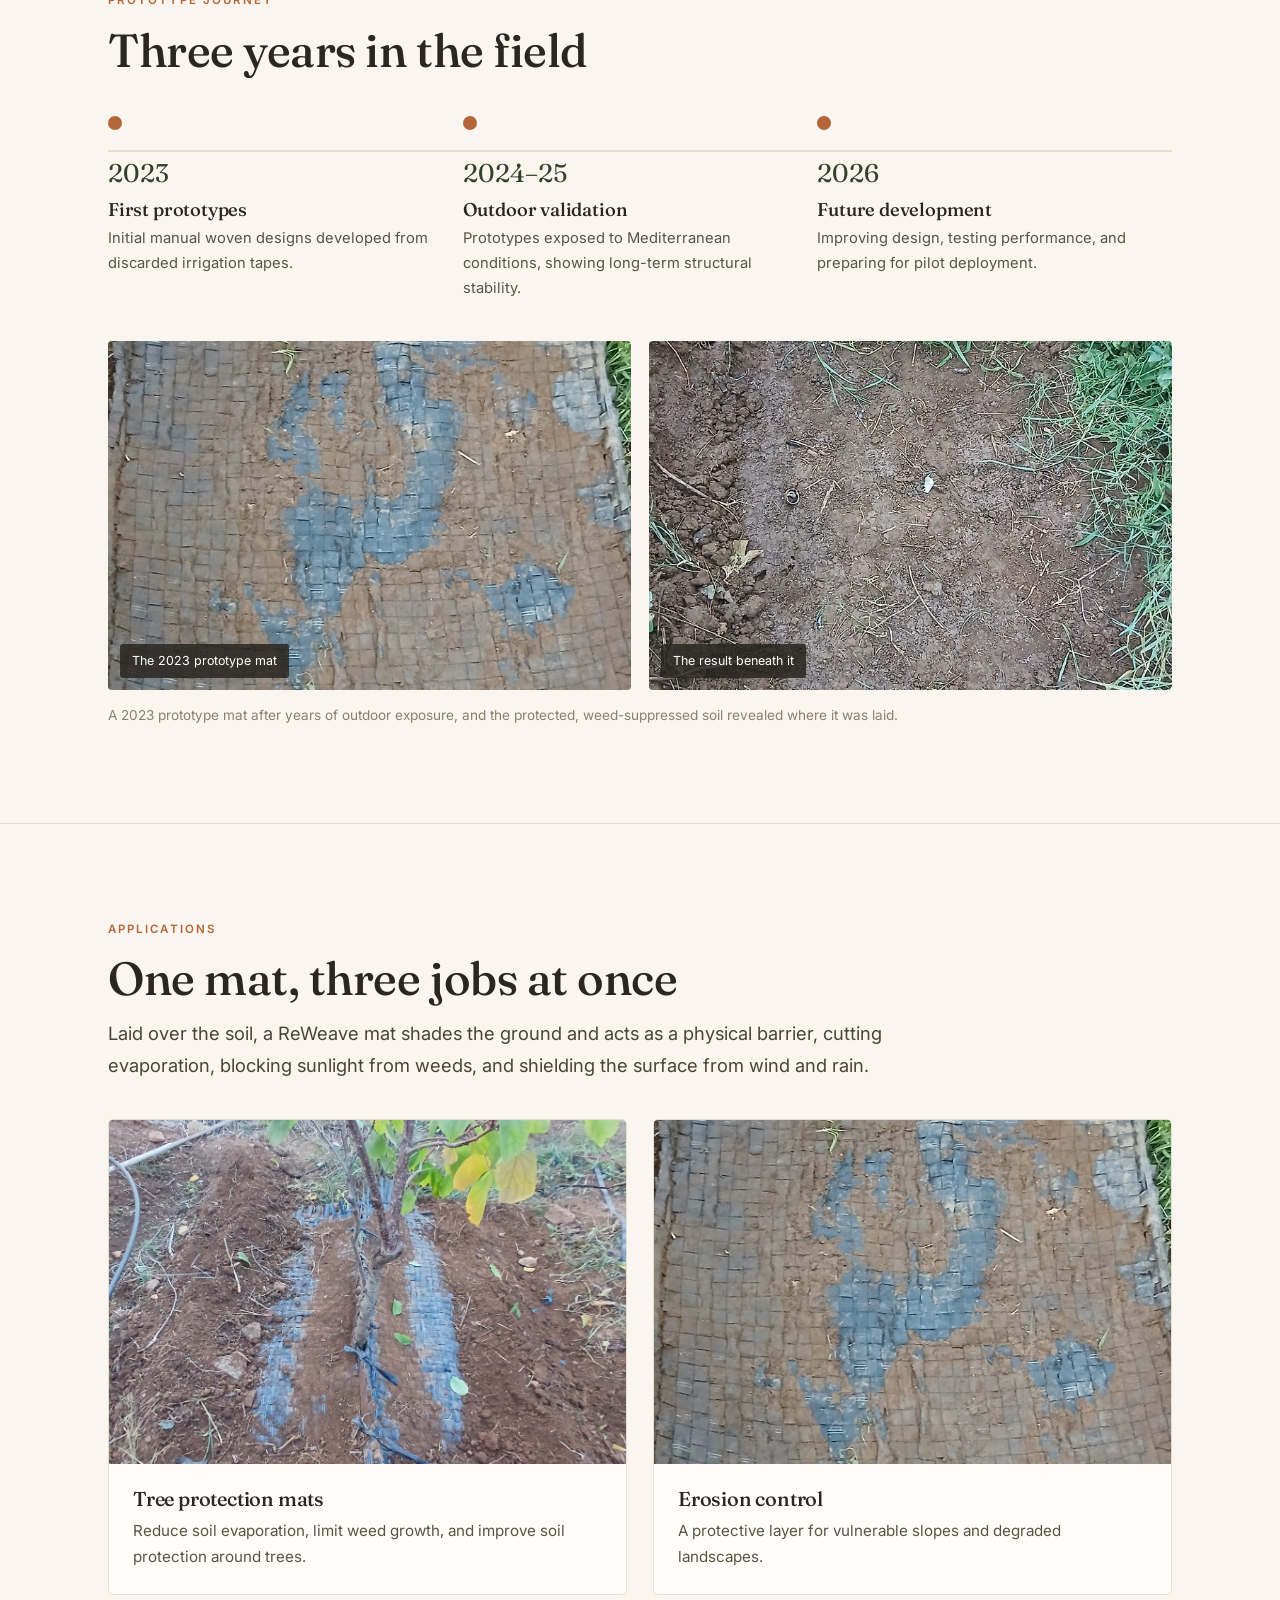
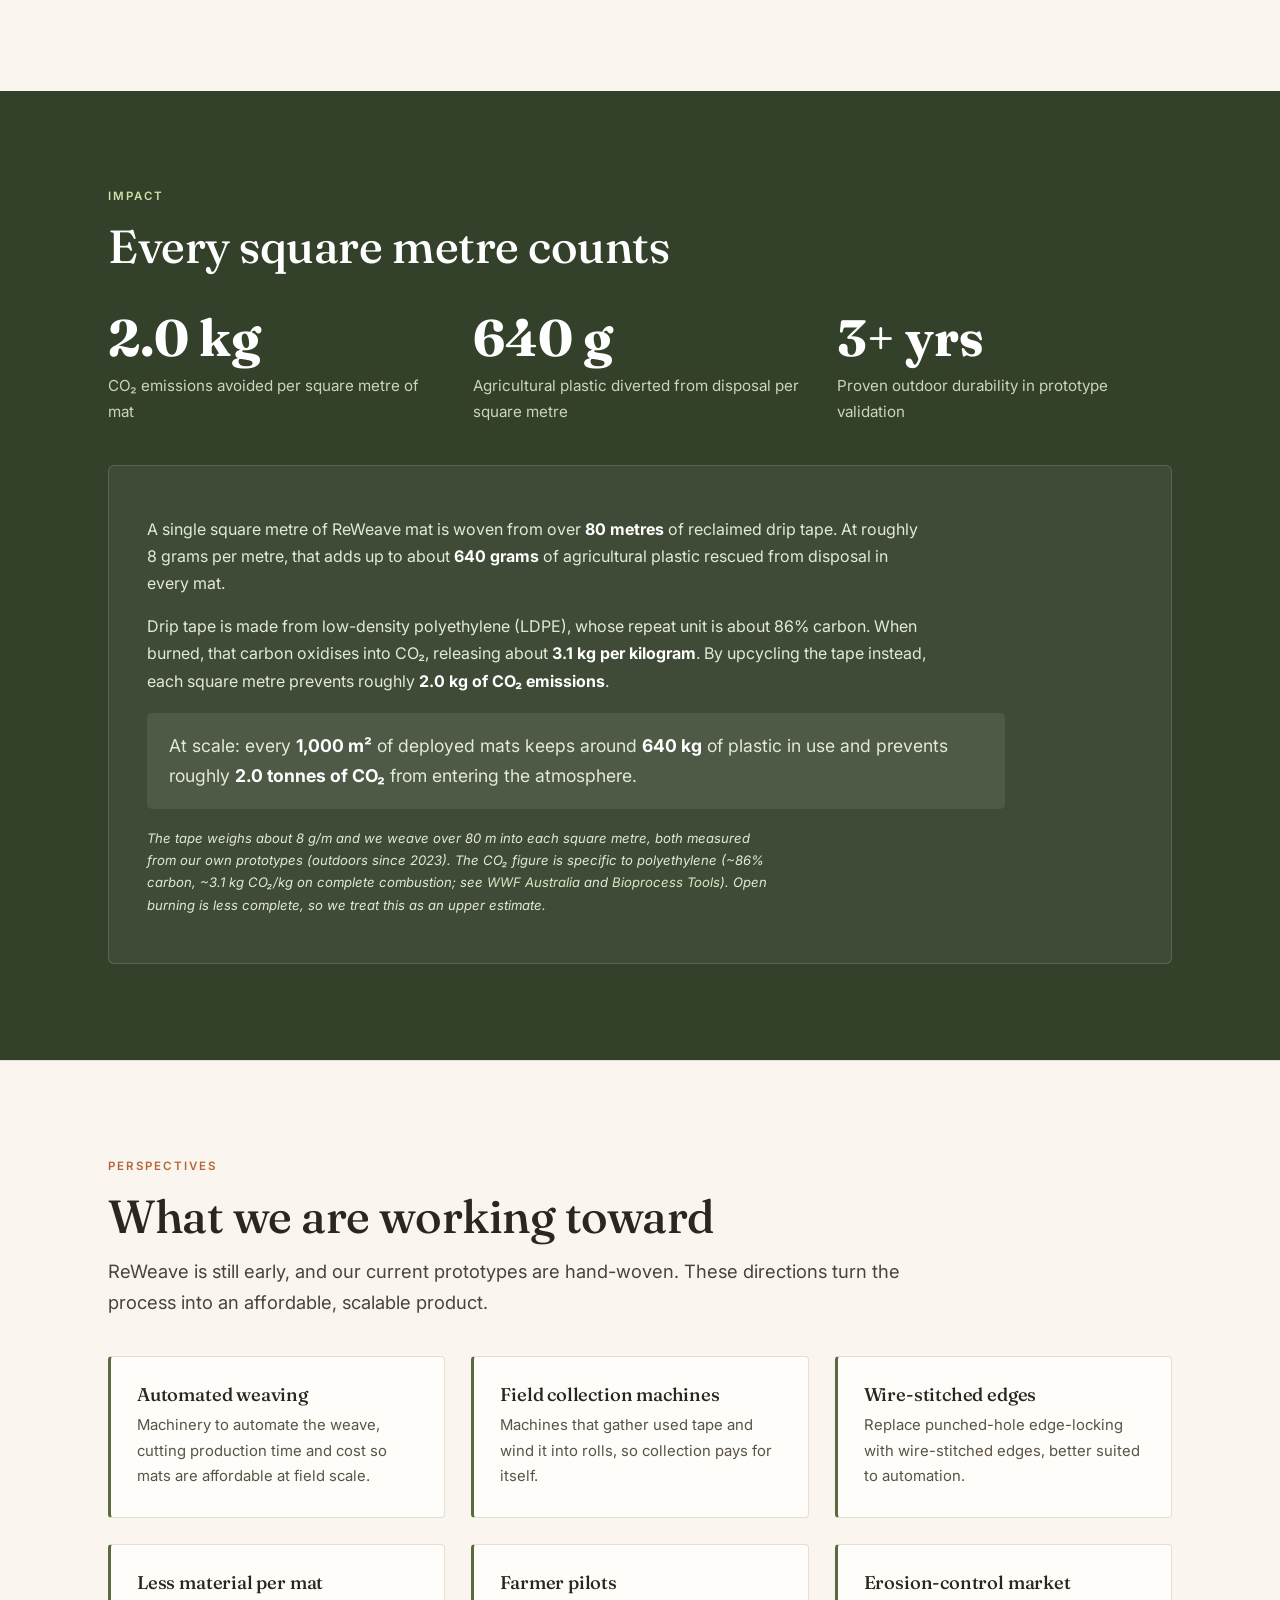
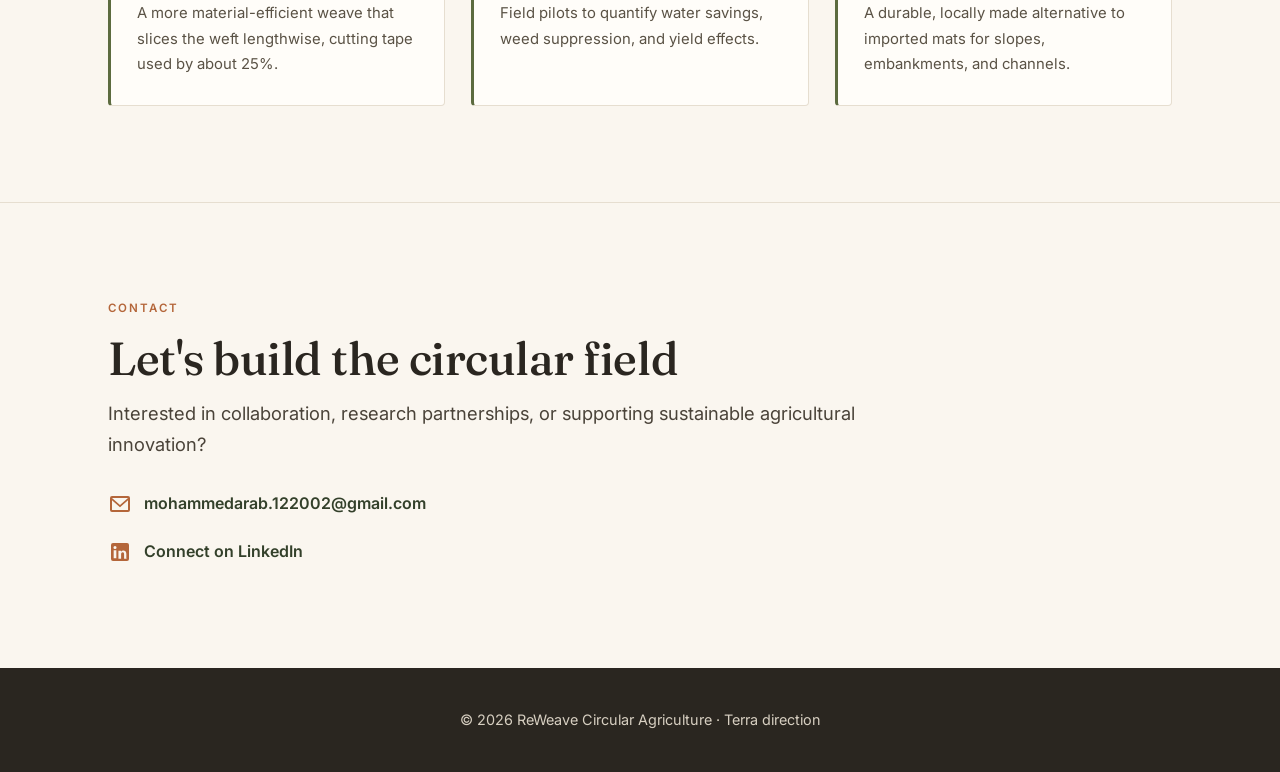
<file: redesign-1-terra.html>
<!DOCTYPE html>
<html lang="en">
<head>
<meta charset="UTF-8">
<meta name="viewport" content="width=device-width, initial-scale=1.0">
<title>ReWeave — Terra (editorial)</title>
<link rel="icon" href="data:image/svg+xml,<svg xmlns='http://www.w3.org/2000/svg' viewBox='0 0 100 100'><text y='.9em' font-size='90'>🌱</text></svg>">
<link rel="preconnect" href="https://fonts.googleapis.com">
<link rel="preconnect" href="https://fonts.gstatic.com" crossorigin>
<link href="https://fonts.googleapis.com/css2?family=Fraunces:opsz,wght@9..144,400;9..144,500;9..144,600&family=Inter:wght@400;500;600&display=swap" rel="stylesheet">
<style>
:root{
  --cream:#faf6ef; --paper:#fffdf9; --ink:#2a2620; --muted:#8a7f70;
  --clay:#b4663a; --olive:#5c6b3f; --forest:#33402a; --line:#e6ded0;
  --maxw:1120px;
}
*{box-sizing:border-box}
html{scroll-behavior:smooth}
body{margin:0;background:var(--cream);color:var(--ink);font-family:"Inter",system-ui,sans-serif;line-height:1.7;-webkit-font-smoothing:antialiased}
h1,h2,h3{font-family:"Fraunces",Georgia,serif;font-weight:500;line-height:1.1;letter-spacing:-.01em}
a{color:var(--clay);text-decoration:none}
a:hover{text-decoration:underline}
img{max-width:100%;display:block}
.wrap{max-width:var(--maxw);margin:auto;padding:0 28px}
.eyebrow{font-family:"Inter";font-size:.72rem;font-weight:600;letter-spacing:.18em;text-transform:uppercase;color:var(--clay);margin:0 0 14px}
section{padding:96px 0;border-top:1px solid var(--line)}
section h2{font-size:clamp(2rem,4vw,2.9rem);margin:0 0 8px}
.lead{font-size:1.15rem;color:#4a4339;max-width:68ch}
.src{font-size:.82rem;color:var(--muted);font-style:italic;max-width:80ch;margin-top:22px}
.src a{color:var(--olive)}

/* Nav */
header{position:sticky;top:0;z-index:20;background:rgba(250,246,239,.82);backdrop-filter:blur(10px);border-bottom:1px solid var(--line)}
nav{display:flex;align-items:center;justify-content:space-between;max-width:var(--maxw);margin:auto;padding:16px 28px}
.brand{font-family:"Fraunces";font-size:1.5rem;font-weight:600;letter-spacing:-.02em}
.brand span{color:var(--clay)}
.navlinks{display:flex;gap:26px;list-style:none;margin:0;padding:0;font-size:.9rem}
.navlinks a{color:var(--ink)}
.navlinks a:hover{color:var(--clay);text-decoration:none}
.menu{display:none;background:none;border:0;font-size:1.4rem;cursor:pointer}

/* Hero */
.hero{position:relative;padding:0;border:0;min-height:86vh;display:flex;align-items:center;overflow:hidden}
.hero::before{content:"";position:absolute;inset:0;background:linear-gradient(105deg,rgba(42,38,32,.78) 0%,rgba(51,64,42,.55) 55%,rgba(51,64,42,.2) 100%),url("images/drip_tapes_usage_in_crops.webp") center/cover;z-index:0}
.hero .wrap{position:relative;z-index:1;color:#fff}
.hero .eyebrow{color:#e8c9ab}
.hero h1{font-size:clamp(2.6rem,6vw,4.6rem);font-weight:500;max-width:16ch;color:#fff;margin:0 0 22px}
.hero p{font-size:1.2rem;max-width:56ch;color:#f1ece3}
.btn{display:inline-flex;align-items:center;gap:10px;margin-top:30px;padding:15px 30px;background:var(--clay);color:#fff;border-radius:2px;font-weight:600;font-size:.95rem}
.btn:hover{background:#9d5730;text-decoration:none}
.btn.ghost{background:transparent;border:1px solid rgba(255,255,255,.5);margin-left:12px}

/* Problem */
.two{display:grid;grid-template-columns:1fr 1fr;gap:60px;align-items:start}
.stats{display:grid;grid-template-columns:repeat(3,1fr);gap:0;margin:46px 0 10px;border-top:1px solid var(--line);border-bottom:1px solid var(--line)}
.stat{padding:30px 26px 30px 0;border-right:1px solid var(--line)}
.stat:last-child{border-right:0}
.stat b{font-family:"Fraunces";display:block;font-size:2.6rem;font-weight:500;color:var(--forest);line-height:1}
.stat p{margin:12px 0 0;font-size:.92rem;color:#5a5245}
.gallery{display:grid;grid-template-columns:repeat(3,1fr);gap:18px;margin-top:40px}
.gallery figure{margin:0}
.gallery img{aspect-ratio:4/3;object-fit:cover;border-radius:3px}
.gallery figcaption{font-size:.82rem;color:var(--muted);margin-top:8px}

/* Solution approach */
.approach{display:grid;grid-template-columns:1fr 1fr;gap:34px;margin:44px 0}
.approach figure{margin:0;background:var(--paper);border:1px solid var(--line);border-radius:4px;overflow:hidden}
.approach img{width:100%;aspect-ratio:3/2;object-fit:contain;background:#f1ece3;padding:10px}
.approach .photo img{object-fit:cover;padding:0}
.approach figcaption{padding:18px 22px;font-size:.92rem;color:#5a5245}
.flow{display:grid;grid-template-columns:repeat(3,1fr);gap:24px;margin-top:30px}
.flow .c{padding:28px 24px;background:var(--paper);border:1px solid var(--line);border-top:3px solid var(--clay);border-radius:4px}
.flow .c span{font-size:.7rem;letter-spacing:.16em;text-transform:uppercase;color:var(--clay);font-weight:600}
.flow .c h3{margin:10px 0 6px;font-size:1.25rem}
.flow .c p{margin:0;font-size:.95rem}
.why{margin-top:36px;padding:34px 38px;background:var(--forest);color:#f0efe6;border-radius:5px}
.why h3{color:#fff;margin:0 0 18px}
.why ul{list-style:none;margin:0;padding:0;display:grid;grid-template-columns:1fr 1fr;gap:12px 30px}
.why li{display:flex;gap:12px;align-items:flex-start;font-size:.98rem}
.why svg{flex:0 0 20px;width:20px;height:20px;fill:#bcd49a;margin-top:3px}

/* Steps */
.steps{display:grid;grid-template-columns:repeat(4,1fr);gap:22px;margin:40px 0}
.step .n{font-family:"Fraunces";font-size:2.4rem;color:var(--clay);line-height:1}
.step h3{margin:8px 0 6px;font-size:1.2rem}
.step p{margin:0;font-size:.92rem;color:#5a5245}
.weave{margin-top:30px;padding:36px 40px;background:var(--paper);border:1px solid var(--line);border-radius:5px}
.weave h3{margin:0 0 14px;font-size:1.5rem}
.weave p{max-width:74ch;color:#4a4339}
.wsteps{display:grid;grid-template-columns:repeat(4,1fr);gap:16px;margin-top:26px}
.wsteps img{aspect-ratio:1;object-fit:cover;border-radius:3px}
.wsteps figcaption{font-size:.78rem;color:var(--muted);margin-top:7px}

/* Timeline */
.tl{display:grid;grid-template-columns:repeat(3,1fr);gap:0;margin:40px 0}
.tl .e{padding:0 28px 0 0;position:relative}
.tl .e::before{content:"";position:absolute;left:0;top:34px;right:0;height:2px;background:var(--line)}
.tl .dot{position:relative;z-index:1;width:14px;height:14px;border-radius:50%;background:var(--clay);margin-bottom:22px}
.tl .yr{font-family:"Fraunces";font-size:1.6rem;color:var(--forest)}
.tl h3{margin:4px 0 6px;font-size:1.15rem}
.tl p{margin:0;font-size:.92rem;color:#5a5245}
.pair{display:grid;grid-template-columns:1fr 1fr;gap:18px;margin-top:20px}
.pair .p{position:relative}
.pair img{aspect-ratio:3/2;object-fit:cover;border-radius:4px}
.pair .tag{position:absolute;left:12px;bottom:12px;background:rgba(42,38,32,.85);color:#fff;font-size:.78rem;padding:6px 12px;border-radius:3px}
figcaption.cap{font-size:.85rem;color:var(--muted);margin-top:14px}

/* Applications + perspectives cards */
.cards{display:grid;grid-template-columns:repeat(auto-fit,minmax(260px,1fr));gap:26px;margin-top:38px}
.card{background:var(--paper);border:1px solid var(--line);border-radius:5px;overflow:hidden}
.card img{aspect-ratio:3/2;object-fit:cover}
.card .body{padding:24px}
.card h3{margin:0 0 8px;font-size:1.25rem}
.card p{margin:0;font-size:.95rem;color:#5a5245}
.pcard{padding:28px 26px;background:var(--paper);border:1px solid var(--line);border-left:3px solid var(--olive);border-radius:4px}
.pcard h3{margin:0 0 8px;font-size:1.15rem}
.pcard p{margin:0;font-size:.93rem;color:#5a5245}

/* Impact */
#impact{background:var(--forest);color:#eef0e6;border:0}
#impact h2,#impact h3{color:#fff}
#impact .eyebrow{color:#cfe0a8}
.istats{display:grid;grid-template-columns:repeat(3,1fr);gap:30px;margin:40px 0}
.istat b{font-family:"Fraunces";font-size:3.2rem;color:#fff;display:block;line-height:1}
.istat p{margin:10px 0 0;color:#cdd3bf;font-size:.95rem}
.inote{background:rgba(255,255,255,.06);border:1px solid rgba(255,255,255,.14);border-radius:6px;padding:34px 38px}
.inote p{color:#e4e8d8;max-width:78ch}
.inote strong{color:#fff}
.iscale{font-size:1.1rem;background:rgba(255,255,255,.08);padding:18px 22px;border-radius:5px;margin-top:18px}
.isrc{font-size:.82rem;color:#b9c0a6;font-style:italic;margin-top:18px}
.isrc a{color:#dbe6c0}

/* Contact */
.contact-links{list-style:none;padding:0;margin:30px 0 0;display:flex;flex-direction:column;gap:14px}
.contact-links a{display:inline-flex;align-items:center;gap:12px;color:var(--forest);font-weight:600}
.contact-links svg{width:24px;height:24px;fill:var(--clay)}
footer{background:var(--ink);color:#d7cfc1;text-align:center;padding:40px;font-size:.9rem}

@media(max-width:860px){
  .navlinks{display:none} .menu{display:block}
  .two,.approach,.pair{grid-template-columns:1fr}
  .stats,.flow,.steps,.wsteps,.tl,.istats,.gallery{grid-template-columns:1fr 1fr}
  .stat{border-right:0;border-bottom:1px solid var(--line)}
  .why ul{grid-template-columns:1fr}
}
@media(max-width:560px){
  .stats,.steps,.wsteps,.tl,.istats,.gallery{grid-template-columns:1fr}
  section{padding:64px 0}
}
</style>
</head>
<body>

<header>
  <nav>
    <div class="brand">Re<span>Weave</span></div>
    <button class="menu" aria-label="Menu">☰</button>
    <ul class="navlinks">
      <li><a href="#problem">Problem</a></li>
      <li><a href="#solution">Solution</a></li>
      <li><a href="#process">Process</a></li>
      <li><a href="#prototype">Prototype</a></li>
      <li><a href="#impact">Impact</a></li>
      <li><a href="#perspectives">Perspectives</a></li>
      <li><a href="#contact">Contact</a></li>
    </ul>
  </nav>
</header>

<section class="hero">
  <div class="wrap">
    <p class="eyebrow">Circular agriculture · Algeria</p>
    <h1>Waste drip tape, rewoven into climate resilience.</h1>
    <p>ReWeave transforms end-of-life thin drip irrigation tapes into durable woven agricultural mats that conserve water, suppress weeds, and protect vulnerable soils.</p>
    <div>
      <a href="#solution" class="btn">Discover the innovation →</a>
      <a href="#impact" class="btn ghost">See the impact</a>
    </div>
  </div>
</section>

<section id="problem">
  <div class="wrap">
    <p class="eyebrow">The problem</p>
    <h2>A durable polymer, thrown away after one season</h2>
    <div class="two" style="margin-top:34px">
      <div>
        <p class="lead">Modern agriculture relies heavily on drip irrigation. After their short operational life, thin drip tapes become agricultural waste despite being manufactured from durable polymers designed for the outdoors.</p>
        <p>Their short life is not caused by the plastic wearing out, but by the tiny emitter openings clogging up. Each tape releases water through microscopic holes and narrow labyrinth channels that are easily blocked by fine soil particles and by mineral scale, mainly limestone (calcium carbonate) that precipitates out of the irrigation water. Once the emitters clog, the tape is pulled out and discarded rather than cleaned, even though the polymer itself is still strong.</p>
      </div>
      <div>
        <p>ReWeave is based in Algeria, where thin drip tape underpins vegetable farming: tomatoes, watermelon, and peppers are all grown on it, and the tape is typically used for only one or two seasons before being discarded. No official figures track how much becomes waste, so we estimate the scale from national crop areas.</p>
        <p class="src">On emitter clogging by soil particles and mineral scale, see <a href="https://blog.irritec.com/drip-irrigation-system-maintenance-how-to-prevent-clogging-and-loss-of-uniformity/" target="_blank" rel="noopener">Irritec</a> and <a href="https://www.cnpandora.com/news/prevent-drip-tape-clogging-spring-guide/" target="_blank" rel="noopener">CNPandora</a>.</p>
      </div>
    </div>

    <div class="stats">
      <div class="stat"><b>~10 km</b><p>Of thin drip tape laid across a single hectare (rows about one metre apart)</p></div>
      <div class="stat"><b>~80 kg</b><p>Of tape discarded per hectare each season, at roughly 8 grams per metre</p></div>
      <div class="stat"><b>100,000+ ha</b><p>Of Algerian tomato, watermelon, and pepper on thin drip tape — thousands of tonnes of waste a year</p></div>
    </div>
    <p class="src">Algeria publishes no drip-tape waste figures, so this is our own estimate. Watermelon alone covers about 63,000 hectares; tomato (~1.6 million tonnes a year) and pepper areas are derived from national production, giving well over 100,000 hectares across the three crops. At roughly 10,000 m of tape per hectare and 8 g per metre, both measured in the field, these crops alone discard on the order of 7,000 to 9,000 tonnes a year. Sources: <a href="https://www.freshplaza.com/north-america/article/9702370/new-world-watermelon-production-record/" target="_blank" rel="noopener">FAOSTAT watermelon area</a>, <a href="https://en.wikipedia.org/wiki/List_of_countries_by_tomato_production" target="_blank" rel="noopener">FAOSTAT tomato production</a>; per-hectare tape length and weight are ReWeave's own measurements.</p>

    <div class="gallery">
      <figure><img src="images/tomatoes-irrgation-thin-drip-tapes.jpg" alt="Tomato field on thin drip tape"><figcaption>Tomatoes grown on thin drip tape.</figcaption></figure>
      <figure><img src="images/peper_thin_drip_tapes_irrigation,.webp" alt="Pepper field on thin drip tape"><figcaption>Peppers grown on thin drip tape.</figcaption></figure>
      <figure><img src="images/old-drip-tape.jpg" alt="Pile of discarded drip tape"><figcaption>End of life: tapes discarded as plastic waste.</figcaption></figure>
    </div>
  </div>
</section>

<section id="solution">
  <div class="wrap">
    <p class="eyebrow">Our solution</p>
    <h2>Upcycling, not recycling</h2>
    <p class="lead" style="margin-top:14px">Conventional recycling shreds end-of-life tapes and melts them into pellets. The process is energy-intensive and destroys the durable structure the material already has. ReWeave keeps that structure intact.</p>
    <div class="approach">
      <figure><img class="diagram" src="images/Drip-Irrigation-Tape-Recycling.jpg.webp" alt="Conventional recycling diagram"><figcaption><strong>Traditional recycling</strong><br>Drip tape → washing → scraps → pelletizing → new plastic pellets.</figcaption></figure>
      <figure class="photo"><img src="images/prototype-2026.jpg" alt="A durable mat hand-woven from drip tape"><figcaption><strong>The ReWeave approach</strong><br>Instead of melting the tapes down, we <em>weave</em> them into durable mats, keeping the polymer intact and ready to use.</figcaption></figure>
    </div>
    <div class="flow">
      <div class="c"><span>Input</span><h3>Waste material</h3><p>End-of-life thin drip irrigation tapes.</p></div>
      <div class="c"><span>Process</span><h3>Upcycling</h3><p>Manual weaving and mechanical transformation, preserving the original polymer structure.</p></div>
      <div class="c"><span>Output</span><h3>New applications</h3><p>Durable agricultural mats for water conservation, weed suppression, and erosion control.</p></div>
    </div>
    <div class="why">
      <h3>Why it works</h3>
      <ul>
        <li><svg viewBox="0 0 24 24"><path d="M9 16.2 4.8 12l-1.4 1.4L9 19 21 7l-1.4-1.4z"/></svg><span>No melting or chemical processing</span></li>
        <li><svg viewBox="0 0 24 24"><path d="M9 16.2 4.8 12l-1.4 1.4L9 19 21 7l-1.4-1.4z"/></svg><span>Keeps the original UV-resistant polymer intact</span></li>
        <li><svg viewBox="0 0 24 24"><path d="M9 16.2 4.8 12l-1.4 1.4L9 19 21 7l-1.4-1.4z"/></svg><span>Runnable with modest machinery near the farms</span></li>
        <li><svg viewBox="0 0 24 24"><path d="M9 16.2 4.8 12l-1.4 1.4L9 19 21 7l-1.4-1.4z"/></svg><span>Durable through years of outdoor use</span></li>
      </ul>
    </div>
  </div>
</section>

<section id="process">
  <div class="wrap">
    <p class="eyebrow">How it works</p>
    <h2>From waste to a working product</h2>
    <p class="lead" style="margin-top:14px">A simple, low-tech process that keeps the polymer intact at every step.</p>
    <div class="steps">
      <div class="step"><div class="n">1</div><h3>Collect</h3><p>Gather end-of-life tapes that would otherwise be discarded or burned.</p></div>
      <div class="step"><div class="n">2</div><h3>Clean &amp; cut</h3><p>Clean and cut the tapes into uniform strips, ready to work by hand.</p></div>
      <div class="step"><div class="n">3</div><h3>Weave</h3><p>Interlace the strips into a dense, durable mat with a plain one-over-one weave.</p></div>
      <div class="step"><div class="n">4</div><h3>Deploy</h3><p>Lay the mats to shade soil, cut evaporation, suppress weeds, and resist erosion.</p></div>
    </div>
    <div class="weave">
      <h3>Inside the weave</h3>
      <p>The mat uses a plain one-over-one (1/1) weave, where each warp crosses a single weft at a time. This structure is chosen deliberately: it features the maximum number of interlacing crossover points, making the mat very stable, ravel-resistant, and less prone to snagging.</p>
      <p>Drip tape is flat and flexible rather than stiff like wire, so the weft strips tend to slip out of position. To lock them in, we punch holes through the warp strips along each edge and thread the weft through them, anchoring every row while keeping the polymer fully intact.</p>
      <div class="wsteps">
        <figure><img src="images/step_1.jpg" alt="Step 1"><figcaption>1 · Warp laid out, first weft interlaced.</figcaption></figure>
        <figure><img src="images/step_2.jpg" alt="Step 2"><figcaption>2 · Push the inserted weft into position.</figcaption></figure>
        <figure><img src="images/step_3.jpg" alt="Step 3"><figcaption>3 · Tighten the weft to close the weave.</figcaption></figure>
        <figure><img src="images/step_4.jpg" alt="Step 4"><figcaption>4 · Tuck the ends into the edge warps.</figcaption></figure>
      </div>
    </div>
  </div>
</section>

<section id="prototype">
  <div class="wrap">
    <p class="eyebrow">Prototype journey</p>
    <h2>Three years in the field</h2>
    <div class="tl">
      <div class="e"><div class="dot"></div><div class="yr">2023</div><h3>First prototypes</h3><p>Initial manual woven designs developed from discarded irrigation tapes.</p></div>
      <div class="e"><div class="dot"></div><div class="yr">2024–25</div><h3>Outdoor validation</h3><p>Prototypes exposed to Mediterranean conditions, showing long-term structural stability.</p></div>
      <div class="e"><div class="dot"></div><div class="yr">2026</div><h3>Future development</h3><p>Improving design, testing performance, and preparing for pilot deployment.</p></div>
    </div>
    <figure style="margin:0">
      <div class="pair">
        <div class="p"><img src="images/prototype-2023.jpg" alt="2023 prototype mat"><span class="tag">The 2023 prototype mat</span></div>
        <div class="p"><img src="images/drip-type-application-result.jpg" alt="Protected soil beneath the mat"><span class="tag">The result beneath it</span></div>
      </div>
      <figcaption class="cap">A 2023 prototype mat after years of outdoor exposure, and the protected, weed-suppressed soil revealed where it was laid.</figcaption>
    </figure>
  </div>
</section>

<section id="applications">
  <div class="wrap">
    <p class="eyebrow">Applications</p>
    <h2>One mat, three jobs at once</h2>
    <p class="lead" style="margin-top:14px">Laid over the soil, a ReWeave mat shades the ground and acts as a physical barrier, cutting evaporation, blocking sunlight from weeds, and shielding the surface from wind and rain.</p>
    <div class="cards">
      <div class="card"><img src="images/drip_tapes_application_aroun_trees_for_weed_suppression.jpg" alt="Mat around a tree"><div class="body"><h3>Tree protection mats</h3><p>Reduce soil evaporation, limit weed growth, and improve soil protection around trees.</p></div></div>
      <div class="card"><img src="images/irrosion_application.jpg" alt="Mat for erosion control"><div class="body"><h3>Erosion control</h3><p>A protective layer for vulnerable slopes and degraded landscapes.</p></div></div>
    </div>
  </div>
</section>

<section id="impact">
  <div class="wrap">
    <p class="eyebrow">Impact</p>
    <h2>Every square metre counts</h2>
    <div class="istats">
      <div class="istat"><b>2.0 kg</b><p>CO₂ emissions avoided per square metre of mat</p></div>
      <div class="istat"><b>640 g</b><p>Agricultural plastic diverted from disposal per square metre</p></div>
      <div class="istat"><b>3+ yrs</b><p>Proven outdoor durability in prototype validation</p></div>
    </div>
    <div class="inote">
      <p>A single square metre of ReWeave mat is woven from over <strong>80 metres</strong> of reclaimed drip tape. At roughly 8 grams per metre, that adds up to about <strong>640 grams</strong> of agricultural plastic rescued from disposal in every mat.</p>
      <p>Drip tape is made from low-density polyethylene (LDPE), whose repeat unit is about 86% carbon. When burned, that carbon oxidises into CO₂, releasing about <strong>3.1 kg per kilogram</strong>. By upcycling the tape instead, each square metre prevents roughly <strong>2.0 kg of CO₂ emissions</strong>.</p>
      <p class="iscale">At scale: every <strong>1,000 m²</strong> of deployed mats keeps around <strong>640 kg</strong> of plastic in use and prevents roughly <strong>2.0 tonnes of CO₂</strong> from entering the atmosphere.</p>
      <p class="isrc">The tape weighs about 8 g/m and we weave over 80 m into each square metre, both measured from our own prototypes (outdoors since 2023). The CO₂ figure is specific to polyethylene (~86% carbon, ~3.1 kg CO₂/kg on complete combustion; see <a href="https://assets.wwf.org.au/image/upload/Blue_Environment_Carbon_emissions_of_Australian_plastics_Full_report?_a=ATO2Bfg0" target="_blank" rel="noopener">WWF Australia</a> and <a href="https://bioprocesstools.com/blog/emission-factors-bioprocessing/" target="_blank" rel="noopener">Bioprocess Tools</a>). Open burning is less complete, so we treat this as an upper estimate.</p>
    </div>
  </div>
</section>

<section id="perspectives">
  <div class="wrap">
    <p class="eyebrow">Perspectives</p>
    <h2>What we are working toward</h2>
    <p class="lead" style="margin-top:14px">ReWeave is still early, and our current prototypes are hand-woven. These directions turn the process into an affordable, scalable product.</p>
    <div class="cards">
      <div class="pcard"><h3>Automated weaving</h3><p>Machinery to automate the weave, cutting production time and cost so mats are affordable at field scale.</p></div>
      <div class="pcard"><h3>Field collection machines</h3><p>Machines that gather used tape and wind it into rolls, so collection pays for itself.</p></div>
      <div class="pcard"><h3>Wire-stitched edges</h3><p>Replace punched-hole edge-locking with wire-stitched edges, better suited to automation.</p></div>
      <div class="pcard"><h3>Less material per mat</h3><p>A more material-efficient weave that slices the weft lengthwise, cutting tape used by about 25%.</p></div>
      <div class="pcard"><h3>Farmer pilots</h3><p>Field pilots to quantify water savings, weed suppression, and yield effects.</p></div>
      <div class="pcard"><h3>Erosion-control market</h3><p>A durable, locally made alternative to imported mats for slopes, embankments, and channels.</p></div>
    </div>
  </div>
</section>

<section id="contact">
  <div class="wrap">
    <p class="eyebrow">Contact</p>
    <h2>Let's build the circular field</h2>
    <p class="lead" style="margin-top:14px">Interested in collaboration, research partnerships, or supporting sustainable agricultural innovation?</p>
    <ul class="contact-links">
      <li><a href="mailto:mohammedarab.122002@gmail.com"><svg viewBox="0 0 24 24"><path d="M4 4h16a2 2 0 0 1 2 2v12a2 2 0 0 1-2 2H4a2 2 0 0 1-2-2V6a2 2 0 0 1 2-2zm0 2v.01L12 13l8-6.99V6H4zm16 2.24-8 7-8-7V18h16V8.24z"/></svg><span>mohammedarab.122002@gmail.com</span></a></li>
      <li><a href="https://www.linkedin.com/in/mohammed-arab12345/" target="_blank" rel="noopener"><svg viewBox="0 0 24 24"><path d="M19 3a2 2 0 0 1 2 2v14a2 2 0 0 1-2 2H5a2 2 0 0 1-2-2V5a2 2 0 0 1 2-2h14zM8.34 18.34V10.3H5.67v8.04h2.67zM7 9.12a1.55 1.55 0 1 0 0-3.1 1.55 1.55 0 0 0 0 3.1zm11.34 9.22v-4.4c0-2.36-1.26-3.46-2.94-3.46a2.54 2.54 0 0 0-2.3 1.27v-1.09h-2.67v8.04h2.67v-4.25c0-1.12.21-2.2 1.6-2.2 1.37 0 1.39 1.28 1.39 2.27v4.18h2.65z"/></svg><span>Connect on LinkedIn</span></a></li>
    </ul>
  </div>
</section>

<footer>© <span id="y"></span> ReWeave Circular Agriculture · Terra direction</footer>
<script>
document.getElementById('y').textContent=new Date().getFullYear();
document.querySelector('.menu').addEventListener('click',()=>{const n=document.querySelector('.navlinks');n.style.display=n.style.display==='flex'?'none':'flex';n.style.flexDirection='column';n.style.position='absolute';n.style.top='64px';n.style.right='20px';n.style.background='#fffdf9';n.style.padding='18px 24px';n.style.border='1px solid #e6ded0';n.style.borderRadius='4px';});
</script>
</body>
</html>
</file>
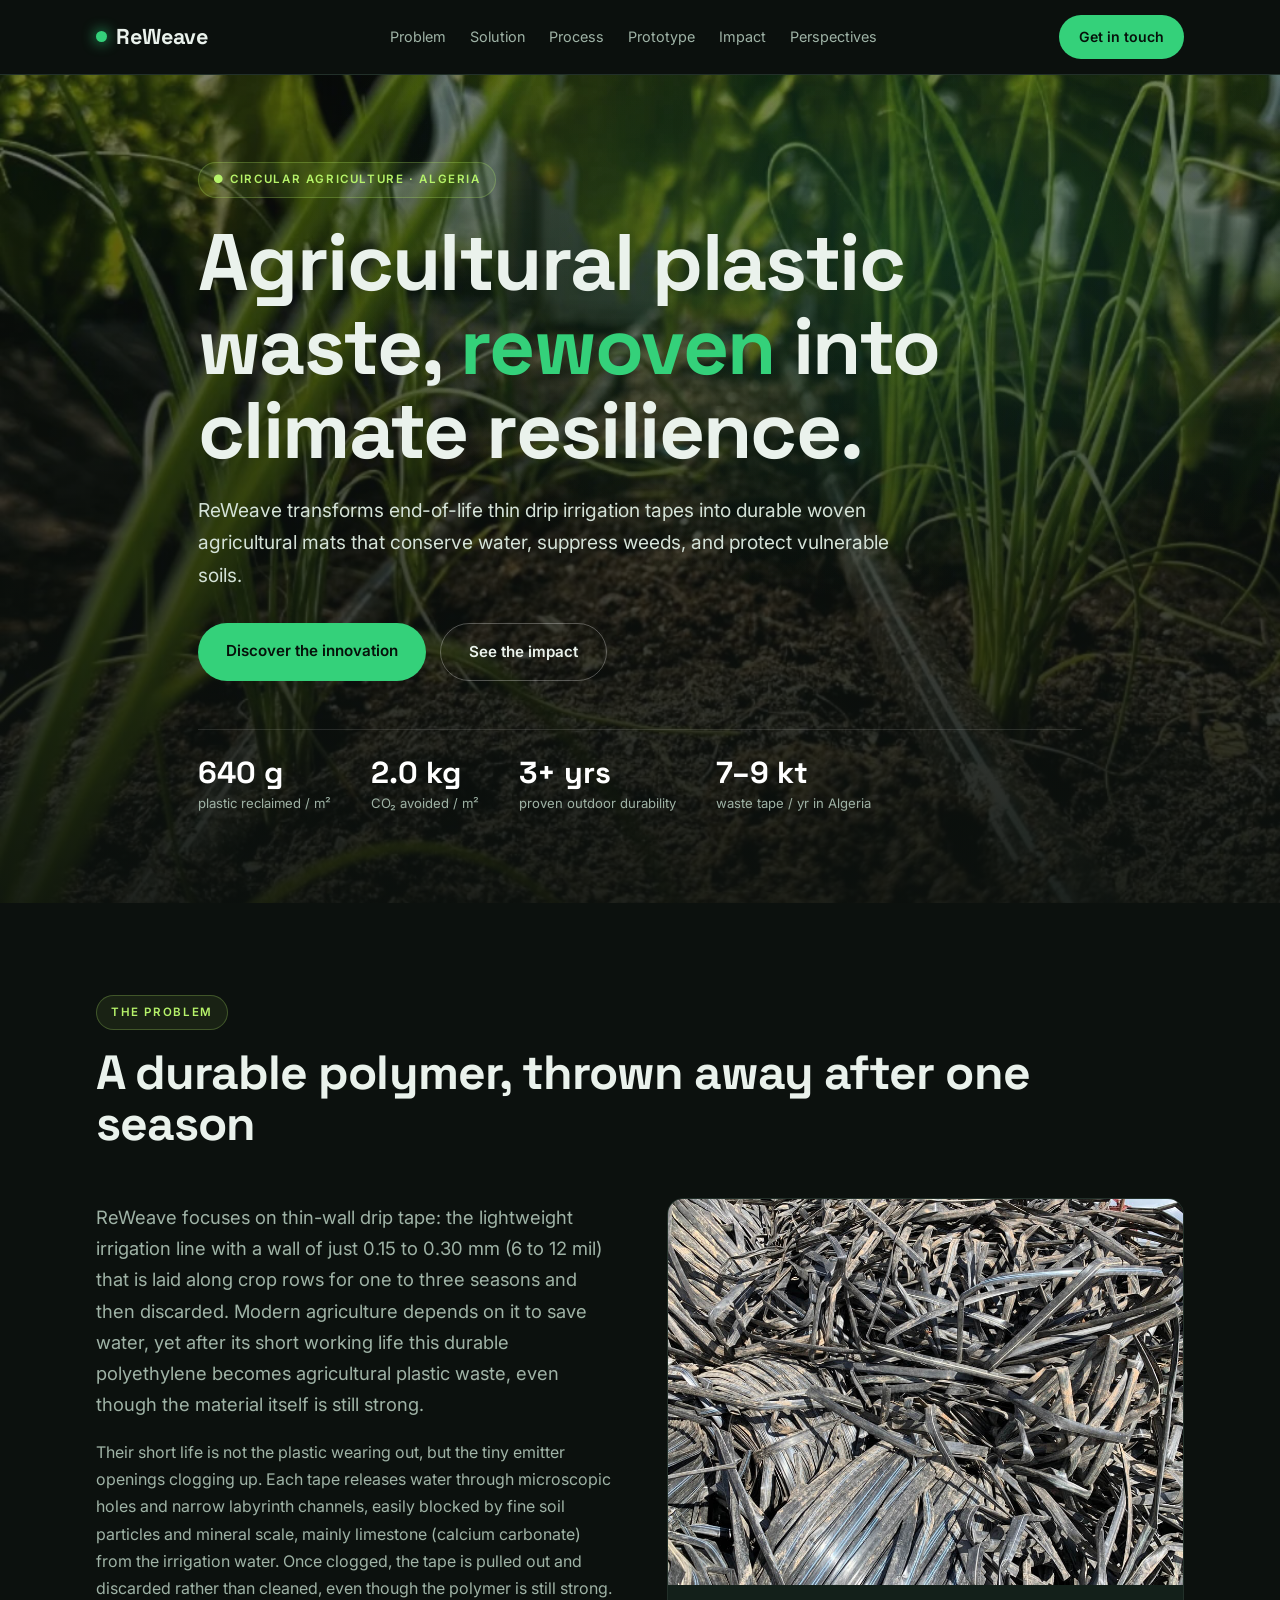
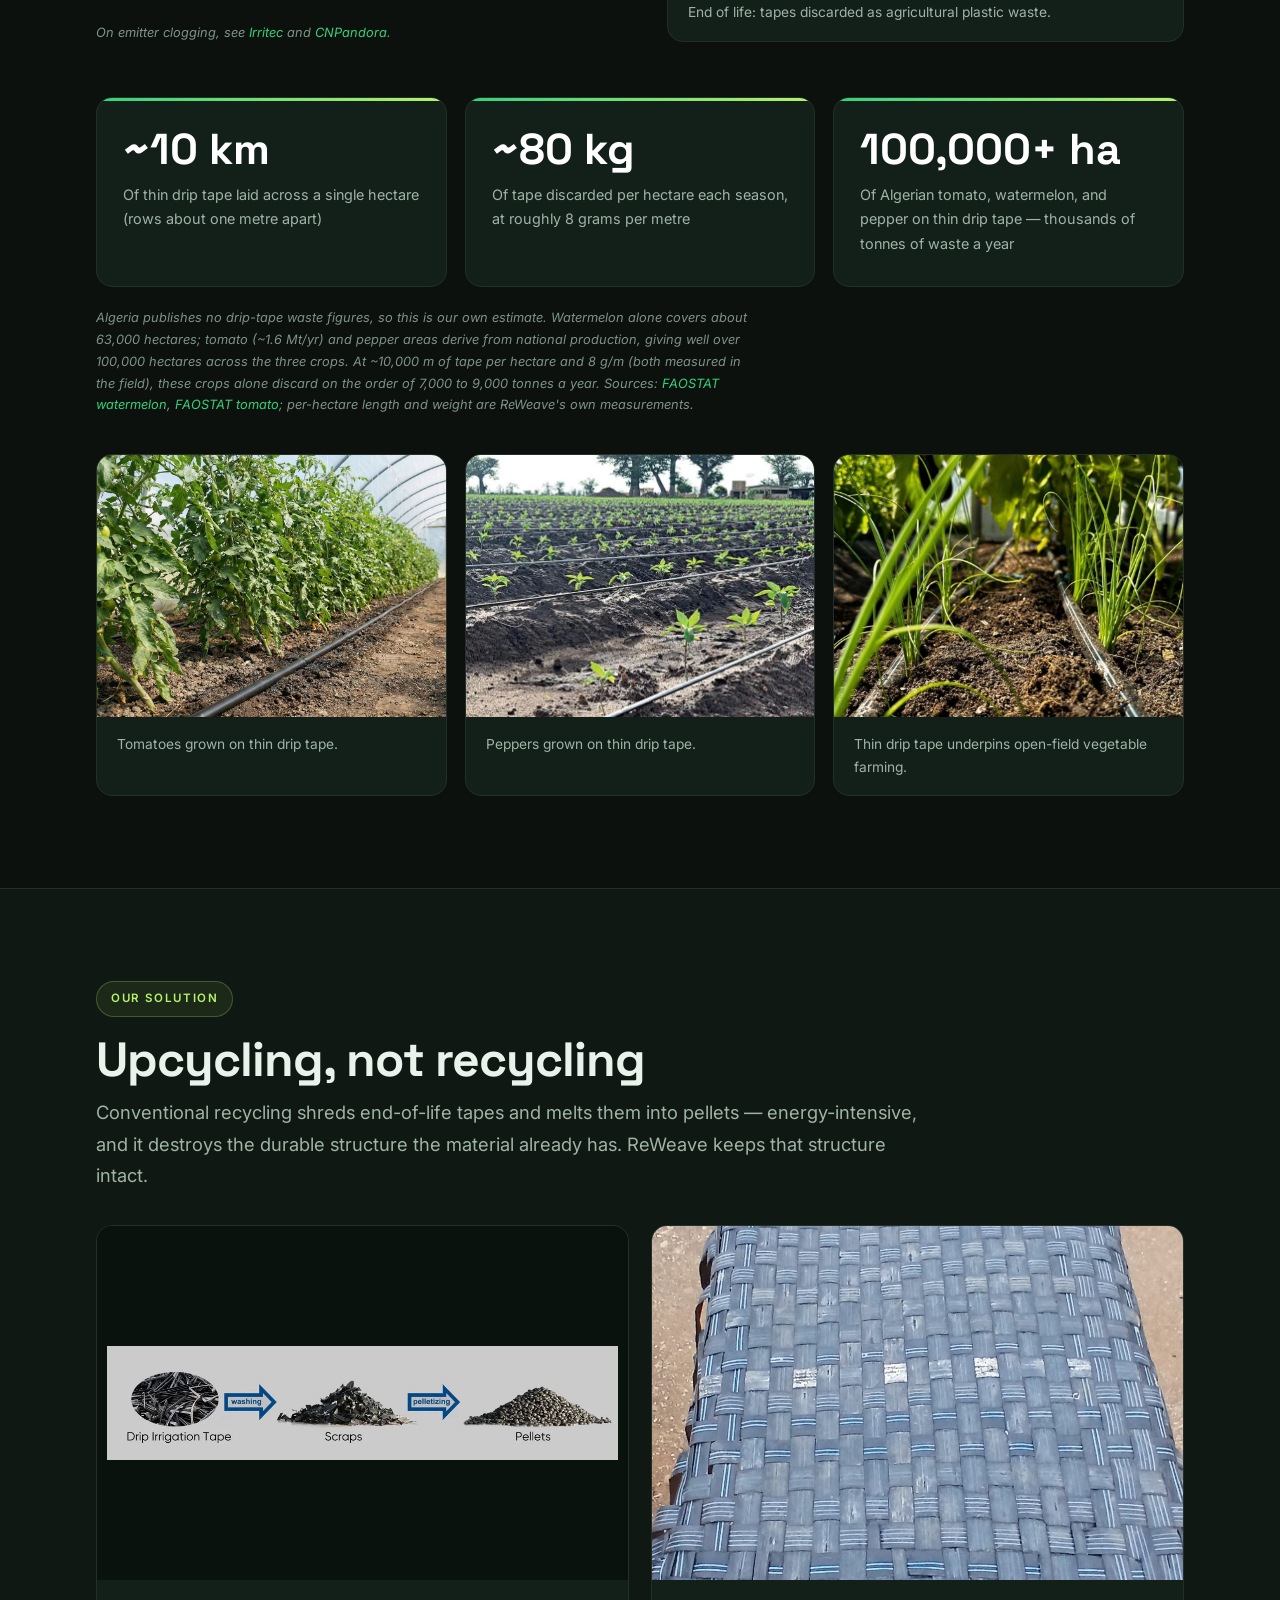
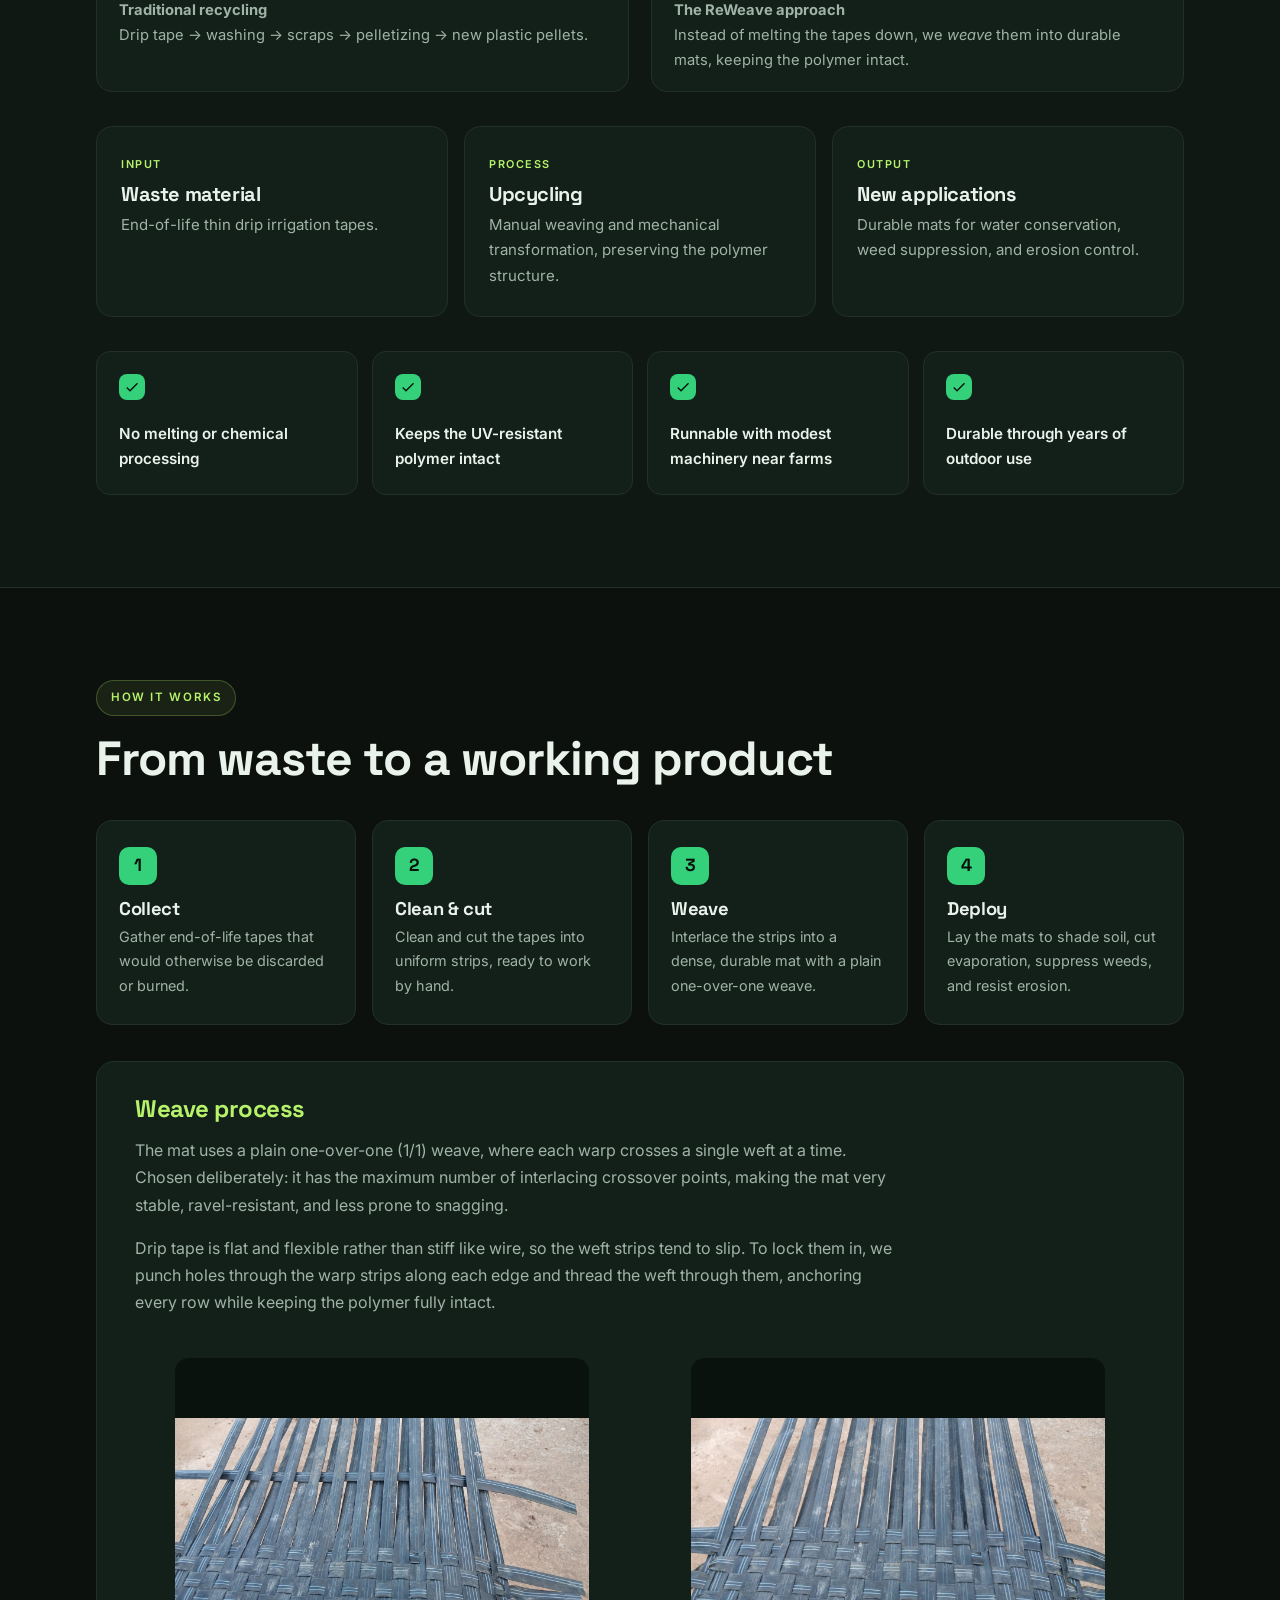
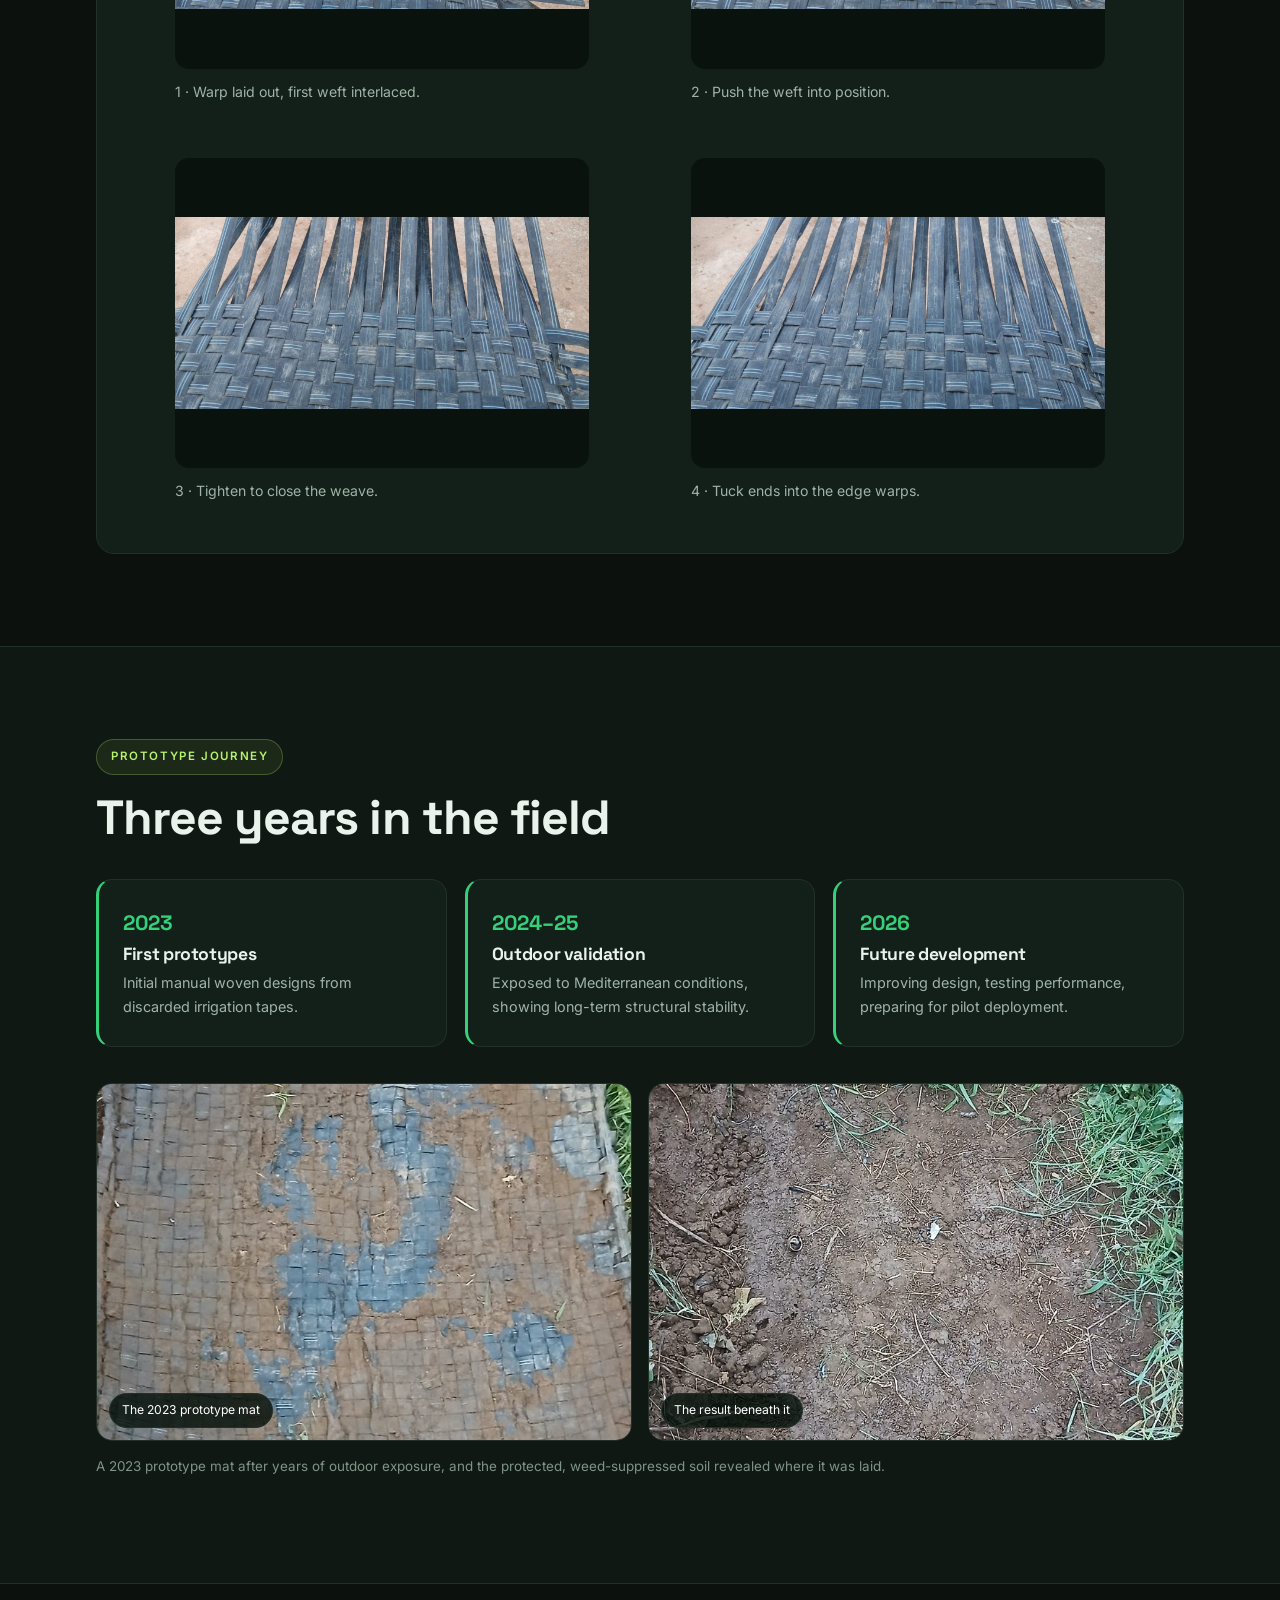
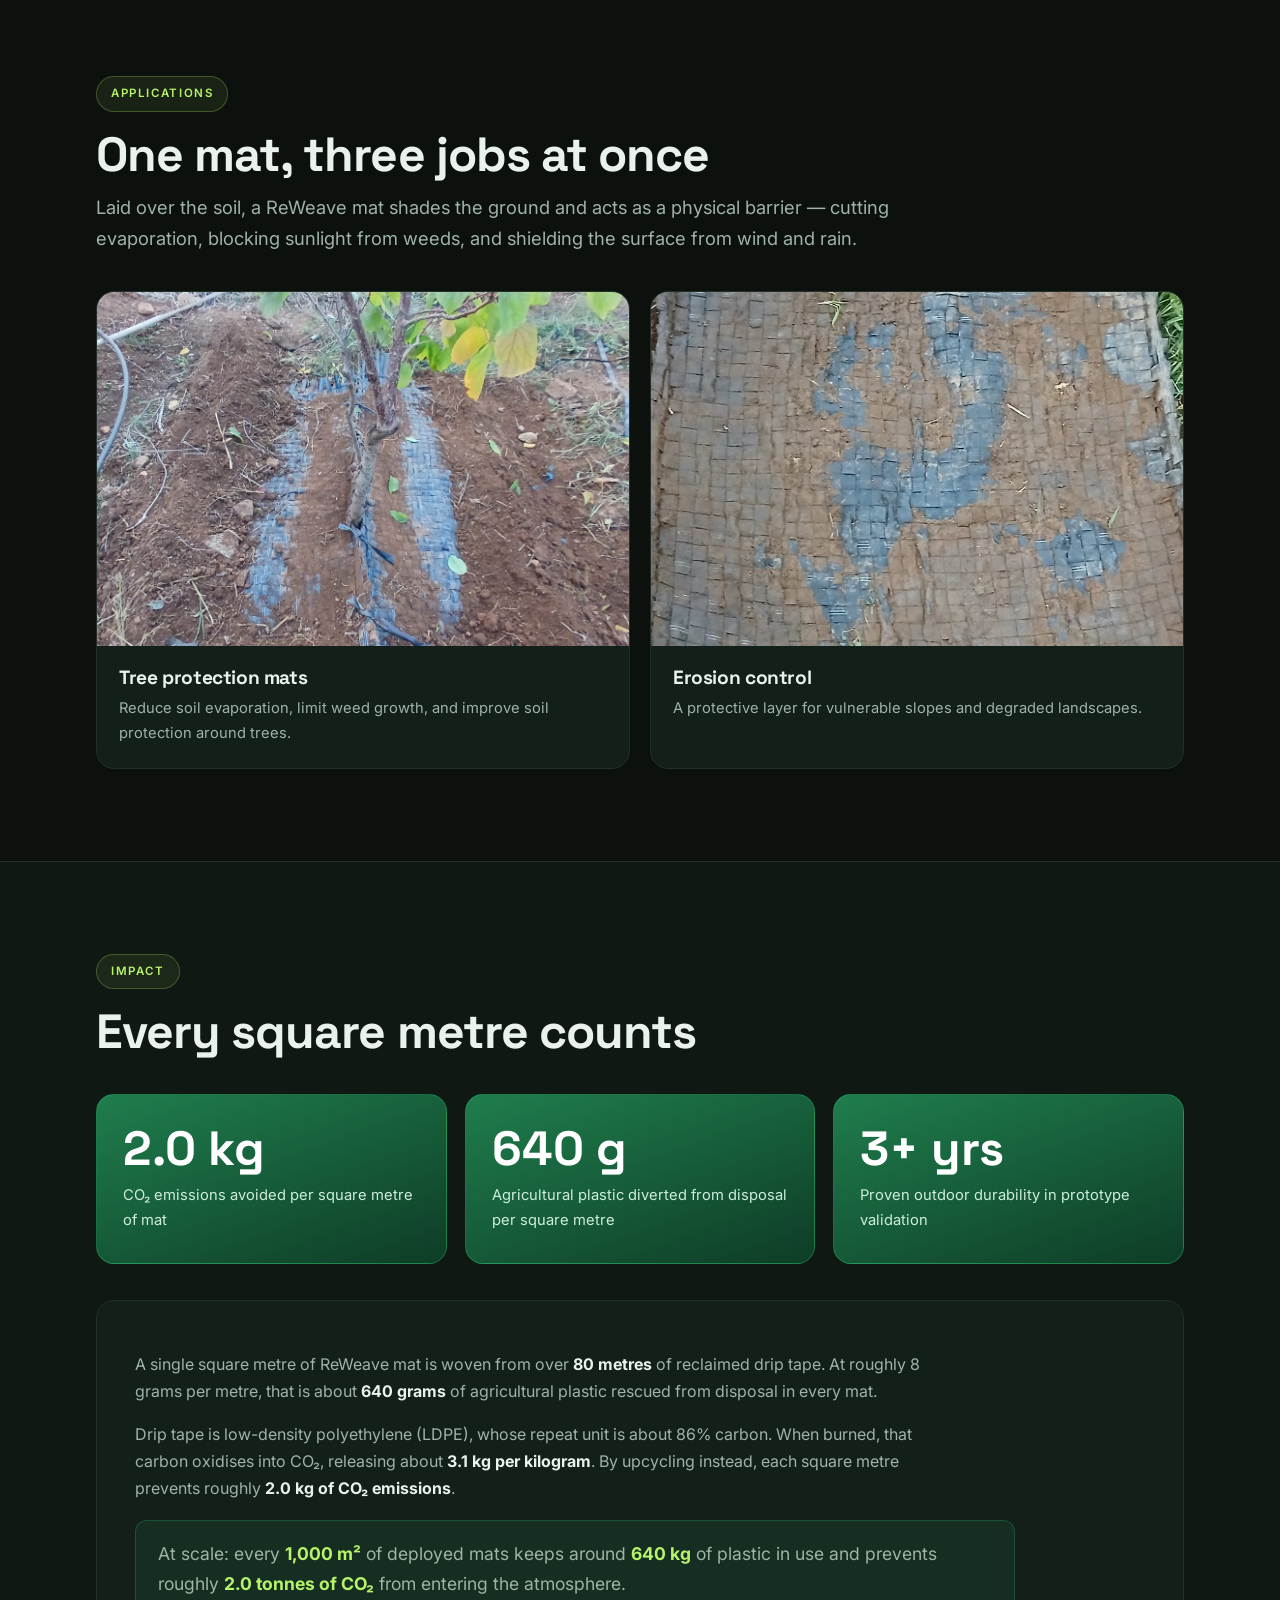
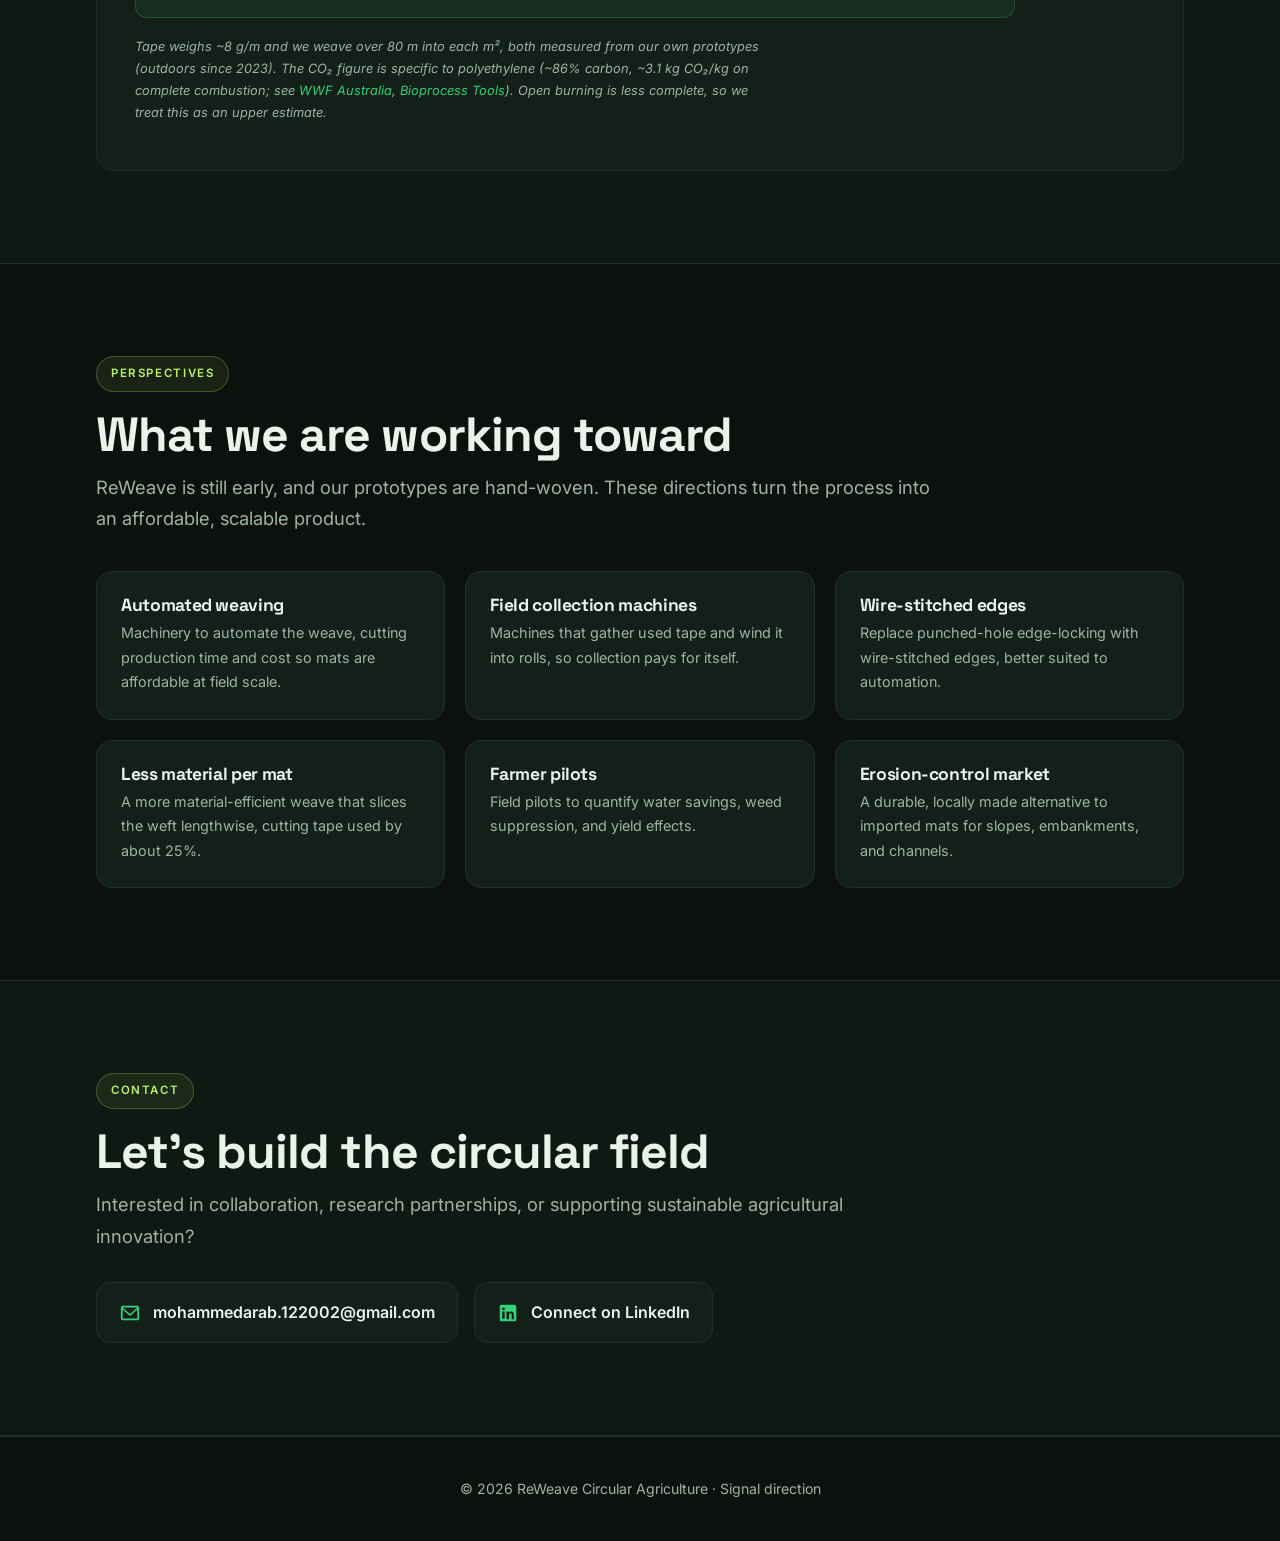
<file: redesign-2-signal.html>
<!DOCTYPE html>
<html lang="en">
<head>
<meta charset="UTF-8">
<meta name="viewport" content="width=device-width, initial-scale=1.0">
<title>ReWeave — Signal (climate-tech)</title>
<link rel="icon" href="data:image/svg+xml,<svg xmlns='http://www.w3.org/2000/svg' viewBox='0 0 100 100'><text y='.9em' font-size='90'>🌱</text></svg>">
<link rel="preconnect" href="https://fonts.googleapis.com">
<link rel="preconnect" href="https://fonts.gstatic.com" crossorigin>
<link href="https://fonts.googleapis.com/css2?family=Space+Grotesk:wght@500;600;700&family=Inter:wght@400;500;600&display=swap" rel="stylesheet">
<style>
:root{
  --bg:#0c110e; --bg2:#101813; --panel:#13201a; --line:#223029;
  --ink:#eaf2ec; --dim:#9fb3a6; --green:#34d17a; --green2:#1f7d4d; --lime:#b6f36a;
  --maxw:1140px;
}
*{box-sizing:border-box}
html{scroll-behavior:smooth}
body{margin:0;background:var(--bg);color:var(--ink);font-family:"Inter",system-ui,sans-serif;line-height:1.7;-webkit-font-smoothing:antialiased}
h1,h2,h3{font-family:"Space Grotesk",sans-serif;line-height:1.05;letter-spacing:-.02em;margin:0}
a{color:var(--green);text-decoration:none}
a:hover{text-decoration:underline}
img{max-width:100%;display:block}
.wrap{max-width:var(--maxw);margin:auto;padding:0 26px}
section{padding:92px 0}
.badge{display:inline-flex;align-items:center;gap:8px;font-size:.72rem;font-weight:600;letter-spacing:.14em;text-transform:uppercase;color:var(--lime);background:rgba(182,243,106,.08);border:1px solid rgba(182,243,106,.25);padding:7px 14px;border-radius:999px}
h2{font-size:clamp(2rem,4.2vw,3rem);margin:18px 0 10px}
.lead{font-size:1.15rem;color:var(--dim);max-width:70ch}
.src{font-size:.8rem;color:#7f9387;font-style:italic;max-width:82ch;margin-top:20px}
.src a{color:var(--green)}

/* Nav */
header{position:sticky;top:0;z-index:30;background:rgba(12,17,14,.72);backdrop-filter:blur(12px);border-bottom:1px solid var(--line)}
nav{display:flex;align-items:center;justify-content:space-between;max-width:var(--maxw);margin:auto;padding:15px 26px}
.brand{font-family:"Space Grotesk";font-weight:700;font-size:1.35rem;display:flex;align-items:center;gap:9px}
.brand i{width:11px;height:11px;border-radius:50%;background:var(--green);box-shadow:0 0 14px var(--green)}
.navlinks{display:flex;gap:24px;list-style:none;margin:0;padding:0;font-size:.9rem}
.navlinks a{color:var(--dim)}
.navlinks a:hover{color:var(--ink);text-decoration:none}
.cta{padding:10px 20px;background:var(--green);color:#06110a;border-radius:999px;font-weight:600;font-size:.88rem}
.cta:hover{background:var(--lime);text-decoration:none}
.menu{display:none;background:none;border:0;color:var(--ink);font-size:1.4rem;cursor:pointer}

/* Hero */
.hero{position:relative;overflow:hidden;padding:0;min-height:92vh;display:flex;align-items:center}
.hero::before{content:"";position:absolute;inset:0;background:radial-gradient(1000px 600px at 70% 20%,rgba(52,209,122,.16),transparent 60%),linear-gradient(180deg,rgba(12,17,14,.55),rgba(12,17,14,.92)),url("images/drip_tapes_usage_in_crops.webp") center/cover;z-index:0}
.hero .wrap{position:relative;z-index:1}
.hero h1{font-size:clamp(2.7rem,6.5vw,5rem);font-weight:700;max-width:17ch;margin:22px 0}
.hero h1 em{font-style:normal;color:var(--green)}
.hero p{font-size:1.2rem;color:#d4e2d8;max-width:58ch}
.hbtns{display:flex;gap:14px;flex-wrap:wrap;margin-top:32px}
.btn{padding:15px 28px;border-radius:999px;font-weight:600;font-size:.95rem}
.btn.p{background:var(--green);color:#06110a}
.btn.p:hover{background:var(--lime);text-decoration:none}
.btn.s{border:1px solid rgba(255,255,255,.28);color:var(--ink)}
.btn.s:hover{border-color:var(--green);text-decoration:none}
.hstrip{display:flex;gap:40px;flex-wrap:wrap;margin-top:48px;padding-top:28px;border-top:1px solid rgba(255,255,255,.12)}
.hstrip div b{font-family:"Space Grotesk";font-size:1.9rem;color:#fff;display:block;line-height:1}
.hstrip div span{font-size:.82rem;color:var(--dim)}

/* Alt panel bg */
.alt{background:var(--bg2);border-top:1px solid var(--line);border-bottom:1px solid var(--line)}

/* Stat cards */
.stats{display:grid;grid-template-columns:repeat(3,1fr);gap:18px;margin:40px 0 8px}
.scard{background:var(--panel);border:1px solid var(--line);border-radius:16px;padding:30px 26px;position:relative;overflow:hidden}
.scard::after{content:"";position:absolute;top:0;left:0;width:100%;height:3px;background:linear-gradient(90deg,var(--green),var(--lime))}
.scard b{font-family:"Space Grotesk";font-size:2.7rem;color:#fff;display:block;line-height:1}
.scard p{margin:12px 0 0;font-size:.9rem;color:var(--dim)}
.grid3{display:grid;grid-template-columns:repeat(3,1fr);gap:18px;margin-top:38px}
.gcard{background:var(--panel);border:1px solid var(--line);border-radius:16px;overflow:hidden}
.gcard img{aspect-ratio:4/3;object-fit:cover}
.gcard .b{padding:16px 20px;font-size:.86rem;color:var(--dim)}

/* Two column */
.two{display:grid;grid-template-columns:1fr 1fr;gap:54px;align-items:center;margin-top:34px}

/* Flow */
.flow{display:grid;grid-template-columns:repeat(3,1fr);gap:16px;margin-top:34px;position:relative}
.fcard{background:var(--panel);border:1px solid var(--line);border-radius:16px;padding:28px 24px}
.fcard .tag{font-size:.68rem;letter-spacing:.14em;text-transform:uppercase;color:var(--lime);font-weight:600}
.fcard h3{font-size:1.25rem;margin:10px 0 7px}
.fcard p{margin:0;color:var(--dim);font-size:.94rem}
.approach{display:grid;grid-template-columns:1fr 1fr;gap:22px;margin-top:34px}
.approach figure{margin:0;background:var(--panel);border:1px solid var(--line);border-radius:16px;overflow:hidden}
.approach img{width:100%;aspect-ratio:3/2;object-fit:contain;background:#0a120d;padding:10px}
.approach .photo img{object-fit:cover;padding:0}
.approach figcaption{padding:18px 22px;color:var(--dim);font-size:.92rem}
.why{margin-top:34px;display:grid;grid-template-columns:repeat(4,1fr);gap:14px}
.witem{background:var(--panel);border:1px solid var(--line);border-radius:14px;padding:22px}
.witem svg{width:26px;height:26px;fill:#06110a;background:var(--green);border-radius:8px;padding:5px;margin-bottom:12px}
.witem p{margin:0;font-weight:600;font-size:.95rem}

/* Steps */
.steps{display:grid;grid-template-columns:repeat(4,1fr);gap:16px;margin:36px 0}
.step{background:var(--panel);border:1px solid var(--line);border-radius:16px;padding:26px 22px}
.step .n{font-family:"Space Grotesk";font-weight:700;font-size:1.1rem;width:38px;height:38px;display:flex;align-items:center;justify-content:center;background:var(--green);color:#06110a;border-radius:10px;margin-bottom:14px}
.step h3{font-size:1.15rem;margin:0 0 6px}
.step p{margin:0;color:var(--dim);font-size:.9rem}
.weave{margin-top:28px;background:var(--panel);border:1px solid var(--line);border-radius:18px;padding:34px 38px}
.weave h3{font-size:1.5rem;margin:0 0 14px;color:var(--lime)}
.weave p{color:var(--dim);max-width:76ch}
.wsteps{display:grid;grid-template-columns:repeat(2,1fr);gap:22px;margin-top:26px}
.wsteps img{width:100%;aspect-ratio:4/3;object-fit:contain;background:#0a120d;border-radius:14px}
.wsteps figcaption{font-size:.88rem;color:var(--dim);margin-top:11px}

/* Timeline */
.tl{display:grid;grid-template-columns:repeat(3,1fr);gap:18px;margin:36px 0}
.te{background:var(--panel);border:1px solid var(--line);border-radius:16px;padding:26px 24px;border-left:3px solid var(--green)}
.te .yr{font-family:"Space Grotesk";font-weight:700;color:var(--green);font-size:1.3rem}
.te h3{margin:4px 0 7px;font-size:1.1rem}
.te p{margin:0;color:var(--dim);font-size:.9rem}
.pair{display:grid;grid-template-columns:1fr 1fr;gap:16px;margin-top:10px}
.pp{position:relative;border-radius:16px;overflow:hidden;border:1px solid var(--line)}
.pp img{aspect-ratio:3/2;object-fit:cover}
.pp .tag{position:absolute;left:12px;bottom:12px;background:rgba(6,17,10,.82);border:1px solid var(--line);color:#fff;font-size:.76rem;padding:6px 12px;border-radius:999px}
.cap{font-size:.84rem;color:#7f9387;margin-top:14px}

/* cards */
.cards{display:grid;grid-template-columns:repeat(auto-fit,minmax(260px,1fr));gap:20px;margin-top:36px}
.card{background:var(--panel);border:1px solid var(--line);border-radius:18px;overflow:hidden;transition:transform .15s,border-color .15s}
.card:hover{transform:translateY(-4px);border-color:var(--green)}
.card img{aspect-ratio:3/2;object-fit:cover}
.card .b{padding:22px}
.card h3{font-size:1.2rem;margin:0 0 7px}
.card p{margin:0;color:var(--dim);font-size:.92rem}
.pcard{background:var(--panel);border:1px solid var(--line);border-radius:16px;padding:24px;transition:border-color .15s}
.pcard:hover{border-color:var(--green)}
.pcard h3{font-size:1.1rem;margin:0 0 7px}
.pcard p{margin:0;color:var(--dim);font-size:.9rem}

/* Impact */
.istats{display:grid;grid-template-columns:repeat(3,1fr);gap:18px;margin:36px 0}
.istat{background:linear-gradient(160deg,var(--green2),#0e3d26);border:1px solid rgba(52,209,122,.3);border-radius:18px;padding:30px 26px}
.istat b{font-family:"Space Grotesk";font-size:3rem;color:#fff;display:block;line-height:1}
.istat p{margin:10px 0 0;color:#cdeedb;font-size:.92rem}
.inote{background:var(--panel);border:1px solid var(--line);border-radius:18px;padding:34px 38px}
.inote p{color:var(--dim);max-width:80ch}
.inote strong{color:var(--ink)}
.iscale{font-size:1.1rem;background:rgba(52,209,122,.08);border:1px solid rgba(52,209,122,.22);border-radius:12px;padding:18px 22px;margin-top:18px}
.iscale strong{color:var(--lime)}
.isrc{font-size:.8rem;color:#7f9387;font-style:italic;margin-top:18px}

/* contact */
.contact-links{list-style:none;padding:0;margin:30px 0 0;display:flex;flex-wrap:wrap;gap:16px}
.contact-links a{display:inline-flex;align-items:center;gap:12px;background:var(--panel);border:1px solid var(--line);padding:16px 22px;border-radius:14px;color:var(--ink);font-weight:600}
.contact-links a:hover{border-color:var(--green);text-decoration:none}
.contact-links svg{width:22px;height:22px;fill:var(--green)}
footer{border-top:1px solid var(--line);text-align:center;padding:40px;color:var(--dim);font-size:.88rem}

@media(max-width:860px){
  .navlinks,.cta{display:none}.menu{display:block}
  .two,.approach,.pair{grid-template-columns:1fr}
  .stats,.flow,.grid3,.steps,.wsteps,.tl,.istats,.why{grid-template-columns:1fr 1fr}
}
@media(max-width:560px){
  .stats,.flow,.grid3,.steps,.wsteps,.tl,.istats,.why{grid-template-columns:1fr}
  section{padding:62px 0}
}
</style>
</head>
<body>

<header>
  <nav>
    <div class="brand"><i></i>ReWeave</div>
    <button class="menu">☰</button>
    <ul class="navlinks">
      <li><a href="#problem">Problem</a></li>
      <li><a href="#solution">Solution</a></li>
      <li><a href="#process">Process</a></li>
      <li><a href="#prototype">Prototype</a></li>
      <li><a href="#impact">Impact</a></li>
      <li><a href="#perspectives">Perspectives</a></li>
    </ul>
    <a href="#contact" class="cta">Get in touch</a>
  </nav>
</header>

<section class="hero">
  <div class="wrap">
    <span class="badge">● Circular agriculture · Algeria</span>
    <h1>Agricultural plastic waste, <em>rewoven</em> into climate resilience.</h1>
    <p>ReWeave transforms end-of-life thin drip irrigation tapes into durable woven agricultural mats that conserve water, suppress weeds, and protect vulnerable soils.</p>
    <div class="hbtns">
      <a href="#solution" class="btn p">Discover the innovation</a>
      <a href="#impact" class="btn s">See the impact</a>
    </div>
    <div class="hstrip">
      <div><b>640 g</b><span>plastic reclaimed / m²</span></div>
      <div><b>2.0 kg</b><span>CO₂ avoided / m²</span></div>
      <div><b>3+ yrs</b><span>proven outdoor durability</span></div>
      <div><b>7–9 kt</b><span>waste tape / yr in Algeria</span></div>
    </div>
  </div>
</section>

<section id="problem">
  <div class="wrap">
    <span class="badge">The problem</span>
    <h2>A durable polymer, thrown away after one season</h2>
    <div class="two">
      <div>
        <p class="lead">ReWeave focuses on thin-wall drip tape: the lightweight irrigation line with a wall of just 0.15 to 0.30 mm (6 to 12 mil) that is laid along crop rows for one to three seasons and then discarded. Modern agriculture depends on it to save water, yet after its short working life this durable polyethylene becomes agricultural plastic waste, even though the material itself is still strong.</p>
        <p style="color:var(--dim)">Their short life is not the plastic wearing out, but the tiny emitter openings clogging up. Each tape releases water through microscopic holes and narrow labyrinth channels, easily blocked by fine soil particles and mineral scale, mainly limestone (calcium carbonate) from the irrigation water. Once clogged, the tape is pulled out and discarded rather than cleaned, even though the polymer is still strong.</p>
        <p class="src">On emitter clogging, see <a href="https://blog.irritec.com/drip-irrigation-system-maintenance-how-to-prevent-clogging-and-loss-of-uniformity/" target="_blank" rel="noopener">Irritec</a> and <a href="https://www.cnpandora.com/news/prevent-drip-tape-clogging-spring-guide/" target="_blank" rel="noopener">CNPandora</a>.</p>
      </div>
      <div class="gcard"><img src="images/old-drip-tape.jpg" alt="Discarded drip tape"><div class="b">End of life: tapes discarded as agricultural plastic waste.</div></div>
    </div>
    <div class="stats">
      <div class="scard"><b>~10 km</b><p>Of thin drip tape laid across a single hectare (rows about one metre apart)</p></div>
      <div class="scard"><b>~80 kg</b><p>Of tape discarded per hectare each season, at roughly 8 grams per metre</p></div>
      <div class="scard"><b>100,000+ ha</b><p>Of Algerian tomato, watermelon, and pepper on thin drip tape — thousands of tonnes of waste a year</p></div>
    </div>
    <p class="src">Algeria publishes no drip-tape waste figures, so this is our own estimate. Watermelon alone covers about 63,000 hectares; tomato (~1.6 Mt/yr) and pepper areas derive from national production, giving well over 100,000 hectares across the three crops. At ~10,000 m of tape per hectare and 8 g/m (both measured in the field), these crops alone discard on the order of 7,000 to 9,000 tonnes a year. Sources: <a href="https://www.freshplaza.com/north-america/article/9702370/new-world-watermelon-production-record/" target="_blank" rel="noopener">FAOSTAT watermelon</a>, <a href="https://en.wikipedia.org/wiki/List_of_countries_by_tomato_production" target="_blank" rel="noopener">FAOSTAT tomato</a>; per-hectare length and weight are ReWeave's own measurements.</p>
    <div class="grid3">
      <div class="gcard"><img src="images/tomatoes-irrgation-thin-drip-tapes.jpg" alt="Tomatoes"><div class="b">Tomatoes grown on thin drip tape.</div></div>
      <div class="gcard"><img src="images/peper_thin_drip_tapes_irrigation,.webp" alt="Peppers"><div class="b">Peppers grown on thin drip tape.</div></div>
      <div class="gcard"><img src="images/drip_tapes_usage_in_crops.webp" alt="Drip tape in crops"><div class="b">Thin drip tape underpins open-field vegetable farming.</div></div>
    </div>
  </div>
</section>

<section id="solution" class="alt">
  <div class="wrap">
    <span class="badge">Our solution</span>
    <h2>Upcycling, not recycling</h2>
    <p class="lead" style="margin-top:12px">Conventional recycling shreds end-of-life tapes and melts them into pellets — energy-intensive, and it destroys the durable structure the material already has. ReWeave keeps that structure intact.</p>
    <div class="approach">
      <figure><img class="diagram" src="images/Drip-Irrigation-Tape-Recycling.jpg.webp" alt="Recycling diagram"><figcaption><strong>Traditional recycling</strong><br>Drip tape → washing → scraps → pelletizing → new plastic pellets.</figcaption></figure>
      <figure class="photo"><img src="images/prototype-2026.jpg" alt="Woven mat"><figcaption><strong>The ReWeave approach</strong><br>Instead of melting the tapes down, we <em>weave</em> them into durable mats, keeping the polymer intact.</figcaption></figure>
    </div>
    <div class="flow">
      <div class="fcard"><div class="tag">Input</div><h3>Waste material</h3><p>End-of-life thin drip irrigation tapes.</p></div>
      <div class="fcard"><div class="tag">Process</div><h3>Upcycling</h3><p>Manual weaving and mechanical transformation, preserving the polymer structure.</p></div>
      <div class="fcard"><div class="tag">Output</div><h3>New applications</h3><p>Durable mats for water conservation, weed suppression, and erosion control.</p></div>
    </div>
    <div class="why">
      <div class="witem"><svg viewBox="0 0 24 24"><path d="M9 16.2 4.8 12l-1.4 1.4L9 19 21 7l-1.4-1.4z"/></svg><p>No melting or chemical processing</p></div>
      <div class="witem"><svg viewBox="0 0 24 24"><path d="M9 16.2 4.8 12l-1.4 1.4L9 19 21 7l-1.4-1.4z"/></svg><p>Keeps the UV-resistant polymer intact</p></div>
      <div class="witem"><svg viewBox="0 0 24 24"><path d="M9 16.2 4.8 12l-1.4 1.4L9 19 21 7l-1.4-1.4z"/></svg><p>Runnable with modest machinery near farms</p></div>
      <div class="witem"><svg viewBox="0 0 24 24"><path d="M9 16.2 4.8 12l-1.4 1.4L9 19 21 7l-1.4-1.4z"/></svg><p>Durable through years of outdoor use</p></div>
    </div>
  </div>
</section>

<section id="process">
  <div class="wrap">
    <span class="badge">How it works</span>
    <h2>From waste to a working product</h2>
    <div class="steps">
      <div class="step"><div class="n">1</div><h3>Collect</h3><p>Gather end-of-life tapes that would otherwise be discarded or burned.</p></div>
      <div class="step"><div class="n">2</div><h3>Clean &amp; cut</h3><p>Clean and cut the tapes into uniform strips, ready to work by hand.</p></div>
      <div class="step"><div class="n">3</div><h3>Weave</h3><p>Interlace the strips into a dense, durable mat with a plain one-over-one weave.</p></div>
      <div class="step"><div class="n">4</div><h3>Deploy</h3><p>Lay the mats to shade soil, cut evaporation, suppress weeds, and resist erosion.</p></div>
    </div>
    <div class="weave">
      <h3>Weave process</h3>
      <p>The mat uses a plain one-over-one (1/1) weave, where each warp crosses a single weft at a time. Chosen deliberately: it has the maximum number of interlacing crossover points, making the mat very stable, ravel-resistant, and less prone to snagging.</p>
      <p>Drip tape is flat and flexible rather than stiff like wire, so the weft strips tend to slip. To lock them in, we punch holes through the warp strips along each edge and thread the weft through them, anchoring every row while keeping the polymer fully intact.</p>
      <div class="wsteps">
        <figure><img src="images/step_1.jpg" alt="Step 1"><figcaption>1 · Warp laid out, first weft interlaced.</figcaption></figure>
        <figure><img src="images/step_2.jpg" alt="Step 2"><figcaption>2 · Push the weft into position.</figcaption></figure>
        <figure><img src="images/step_3.jpg" alt="Step 3"><figcaption>3 · Tighten to close the weave.</figcaption></figure>
        <figure><img src="images/step_4.jpg" alt="Step 4"><figcaption>4 · Tuck ends into the edge warps.</figcaption></figure>
      </div>
    </div>
  </div>
</section>

<section id="prototype" class="alt">
  <div class="wrap">
    <span class="badge">Prototype journey</span>
    <h2>Three years in the field</h2>
    <div class="tl">
      <div class="te"><div class="yr">2023</div><h3>First prototypes</h3><p>Initial manual woven designs from discarded irrigation tapes.</p></div>
      <div class="te"><div class="yr">2024–25</div><h3>Outdoor validation</h3><p>Exposed to Mediterranean conditions, showing long-term structural stability.</p></div>
      <div class="te"><div class="yr">2026</div><h3>Future development</h3><p>Improving design, testing performance, preparing for pilot deployment.</p></div>
    </div>
    <div class="pair">
      <div class="pp"><img src="images/prototype-2023.jpg" alt="2023 mat"><span class="tag">The 2023 prototype mat</span></div>
      <div class="pp"><img src="images/drip-type-application-result.jpg" alt="Protected soil"><span class="tag">The result beneath it</span></div>
    </div>
    <p class="cap">A 2023 prototype mat after years of outdoor exposure, and the protected, weed-suppressed soil revealed where it was laid.</p>
  </div>
</section>

<section id="applications">
  <div class="wrap">
    <span class="badge">Applications</span>
    <h2>One mat, three jobs at once</h2>
    <p class="lead" style="margin-top:12px">Laid over the soil, a ReWeave mat shades the ground and acts as a physical barrier — cutting evaporation, blocking sunlight from weeds, and shielding the surface from wind and rain.</p>
    <div class="cards">
      <div class="card"><img src="images/drip_tapes_application_aroun_trees_for_weed_suppression.jpg" alt="Mat around a tree"><div class="b"><h3>Tree protection mats</h3><p>Reduce soil evaporation, limit weed growth, and improve soil protection around trees.</p></div></div>
      <div class="card"><img src="images/irrosion_application.jpg" alt="Erosion control"><div class="b"><h3>Erosion control</h3><p>A protective layer for vulnerable slopes and degraded landscapes.</p></div></div>
    </div>
  </div>
</section>

<section id="impact" class="alt">
  <div class="wrap">
    <span class="badge">Impact</span>
    <h2>Every square metre counts</h2>
    <div class="istats">
      <div class="istat"><b>2.0 kg</b><p>CO₂ emissions avoided per square metre of mat</p></div>
      <div class="istat"><b>640 g</b><p>Agricultural plastic diverted from disposal per square metre</p></div>
      <div class="istat"><b>3+ yrs</b><p>Proven outdoor durability in prototype validation</p></div>
    </div>
    <div class="inote">
      <p>A single square metre of ReWeave mat is woven from over <strong>80 metres</strong> of reclaimed drip tape. At roughly 8 grams per metre, that is about <strong>640 grams</strong> of agricultural plastic rescued from disposal in every mat.</p>
      <p>Drip tape is low-density polyethylene (LDPE), whose repeat unit is about 86% carbon. When burned, that carbon oxidises into CO₂, releasing about <strong>3.1 kg per kilogram</strong>. By upcycling instead, each square metre prevents roughly <strong>2.0 kg of CO₂ emissions</strong>.</p>
      <p class="iscale">At scale: every <strong>1,000 m²</strong> of deployed mats keeps around <strong>640 kg</strong> of plastic in use and prevents roughly <strong>2.0 tonnes of CO₂</strong> from entering the atmosphere.</p>
      <p class="isrc">Tape weighs ~8 g/m and we weave over 80 m into each m², both measured from our own prototypes (outdoors since 2023). The CO₂ figure is specific to polyethylene (~86% carbon, ~3.1 kg CO₂/kg on complete combustion; see <a href="https://assets.wwf.org.au/image/upload/Blue_Environment_Carbon_emissions_of_Australian_plastics_Full_report?_a=ATO2Bfg0" target="_blank" rel="noopener">WWF Australia</a>, <a href="https://bioprocesstools.com/blog/emission-factors-bioprocessing/" target="_blank" rel="noopener">Bioprocess Tools</a>). Open burning is less complete, so we treat this as an upper estimate.</p>
    </div>
  </div>
</section>

<section id="perspectives">
  <div class="wrap">
    <span class="badge">Perspectives</span>
    <h2>What we are working toward</h2>
    <p class="lead" style="margin-top:12px">ReWeave is still early, and our prototypes are hand-woven. These directions turn the process into an affordable, scalable product.</p>
    <div class="cards">
      <div class="pcard"><h3>Automated weaving</h3><p>Machinery to automate the weave, cutting production time and cost so mats are affordable at field scale.</p></div>
      <div class="pcard"><h3>Field collection machines</h3><p>Machines that gather used tape and wind it into rolls, so collection pays for itself.</p></div>
      <div class="pcard"><h3>Wire-stitched edges</h3><p>Replace punched-hole edge-locking with wire-stitched edges, better suited to automation.</p></div>
      <div class="pcard"><h3>Less material per mat</h3><p>A more material-efficient weave that slices the weft lengthwise, cutting tape used by about 25%.</p></div>
      <div class="pcard"><h3>Farmer pilots</h3><p>Field pilots to quantify water savings, weed suppression, and yield effects.</p></div>
      <div class="pcard"><h3>Erosion-control market</h3><p>A durable, locally made alternative to imported mats for slopes, embankments, and channels.</p></div>
    </div>
  </div>
</section>

<section id="contact" class="alt">
  <div class="wrap">
    <span class="badge">Contact</span>
    <h2>Let's build the circular field</h2>
    <p class="lead" style="margin-top:12px">Interested in collaboration, research partnerships, or supporting sustainable agricultural innovation?</p>
    <ul class="contact-links">
      <li><a href="mailto:mohammedarab.122002@gmail.com"><svg viewBox="0 0 24 24"><path d="M4 4h16a2 2 0 0 1 2 2v12a2 2 0 0 1-2 2H4a2 2 0 0 1-2-2V6a2 2 0 0 1 2-2zm0 2v.01L12 13l8-6.99V6H4zm16 2.24-8 7-8-7V18h16V8.24z"/></svg><span>mohammedarab.122002@gmail.com</span></a></li>
      <li><a href="https://www.linkedin.com/in/mohammed-arab12345/" target="_blank" rel="noopener"><svg viewBox="0 0 24 24"><path d="M19 3a2 2 0 0 1 2 2v14a2 2 0 0 1-2 2H5a2 2 0 0 1-2-2V5a2 2 0 0 1 2-2h14zM8.34 18.34V10.3H5.67v8.04h2.67zM7 9.12a1.55 1.55 0 1 0 0-3.1 1.55 1.55 0 0 0 0 3.1zm11.34 9.22v-4.4c0-2.36-1.26-3.46-2.94-3.46a2.54 2.54 0 0 0-2.3 1.27v-1.09h-2.67v8.04h2.67v-4.25c0-1.12.21-2.2 1.6-2.2 1.37 0 1.39 1.28 1.39 2.27v4.18h2.65z"/></svg><span>Connect on LinkedIn</span></a></li>
    </ul>
  </div>
</section>

<footer>© <span id="y"></span> ReWeave Circular Agriculture · Signal direction</footer>
<script>
document.getElementById('y').textContent=new Date().getFullYear();
document.querySelector('.menu').addEventListener('click',()=>{const n=document.querySelector('.navlinks');const open=n.style.display==='flex';n.style.cssText=open?'':'display:flex;flex-direction:column;position:absolute;top:60px;right:18px;background:#101813;padding:18px 24px;border:1px solid #223029;border-radius:14px;gap:14px';});
</script>
</body>
</html>
</file>
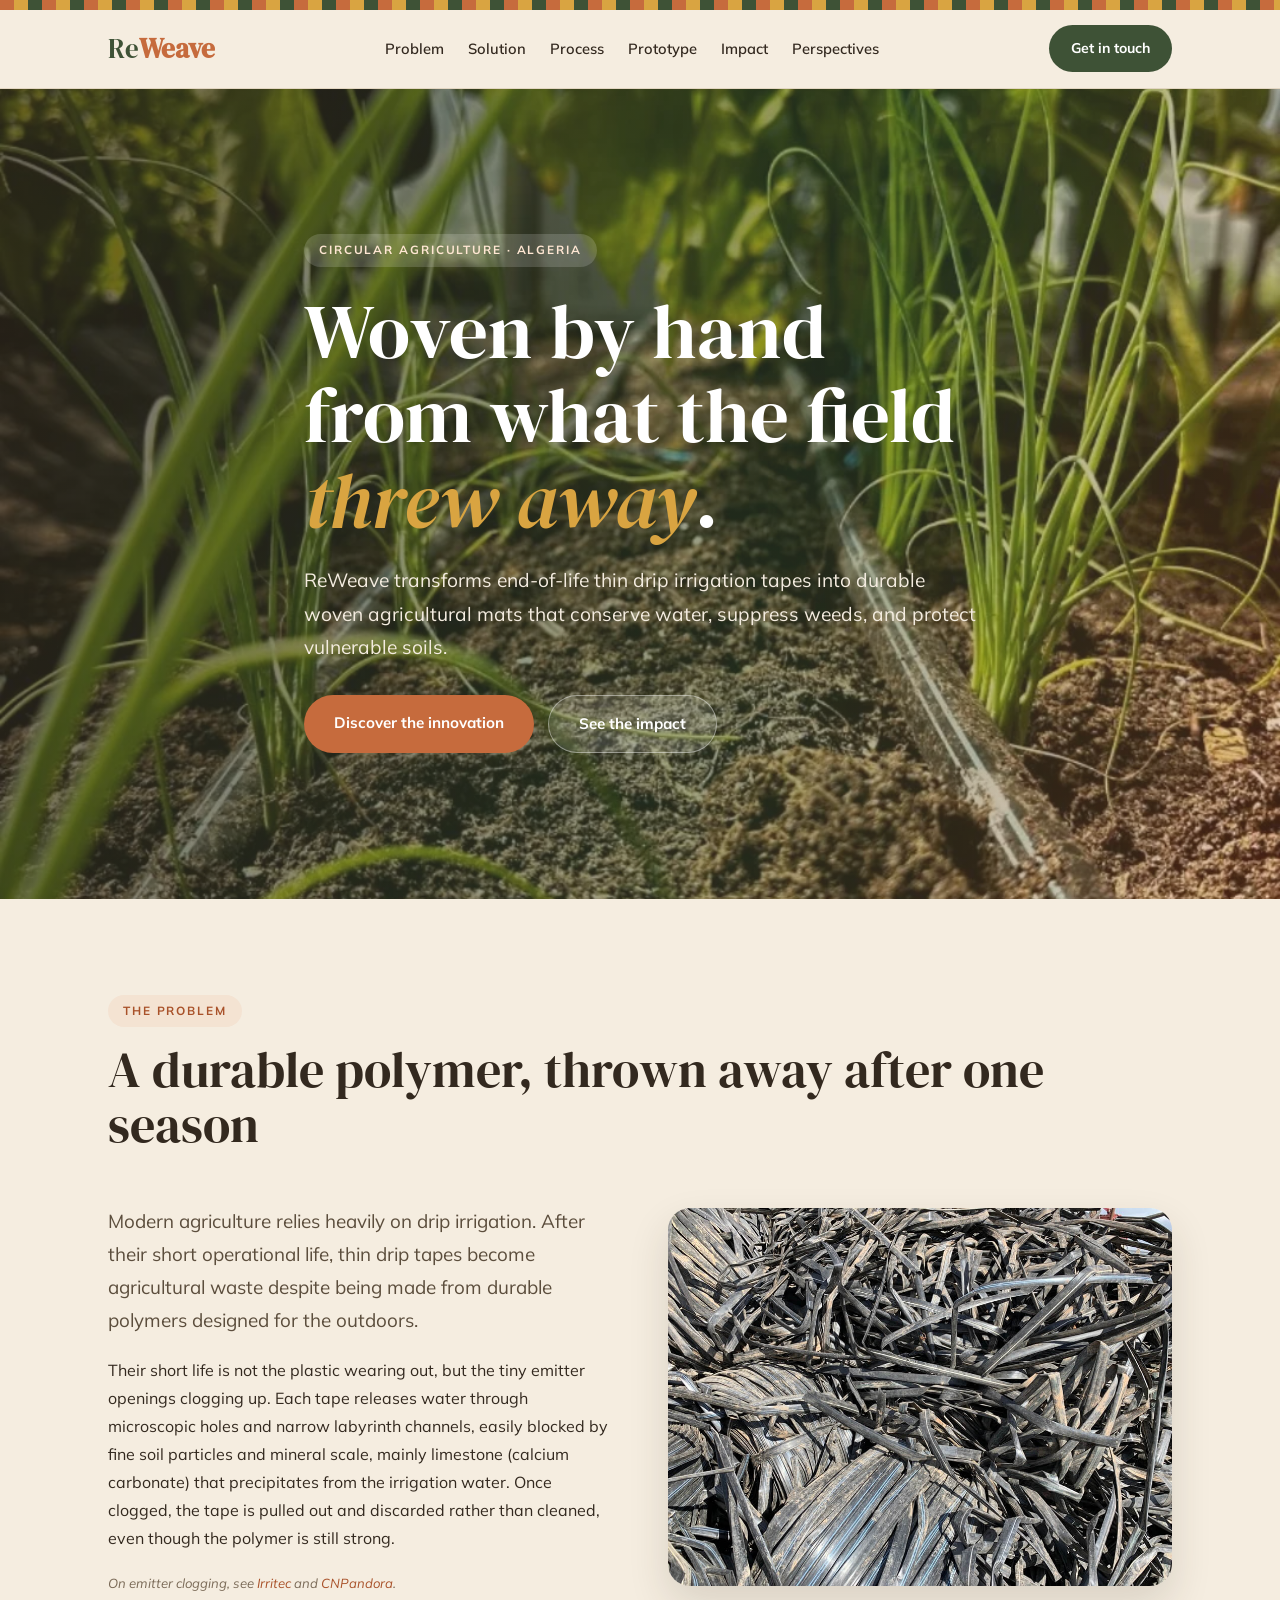
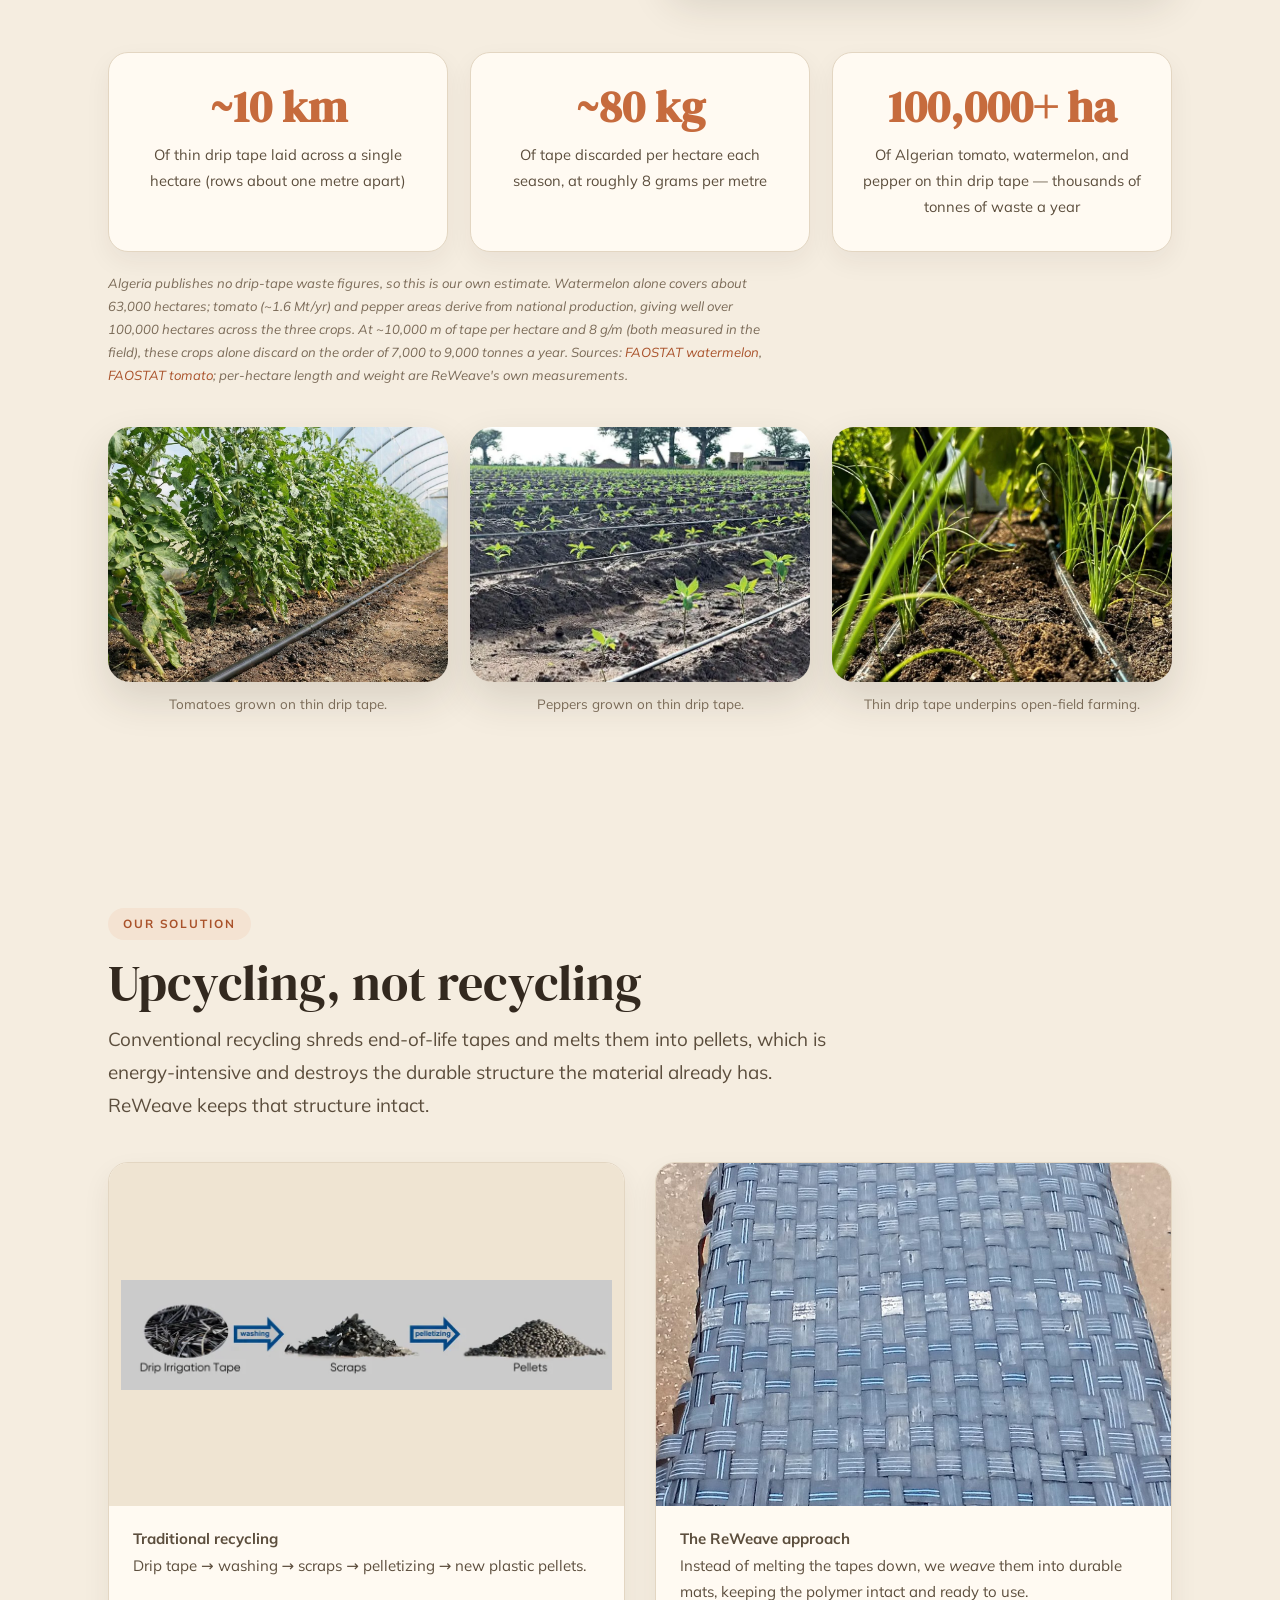
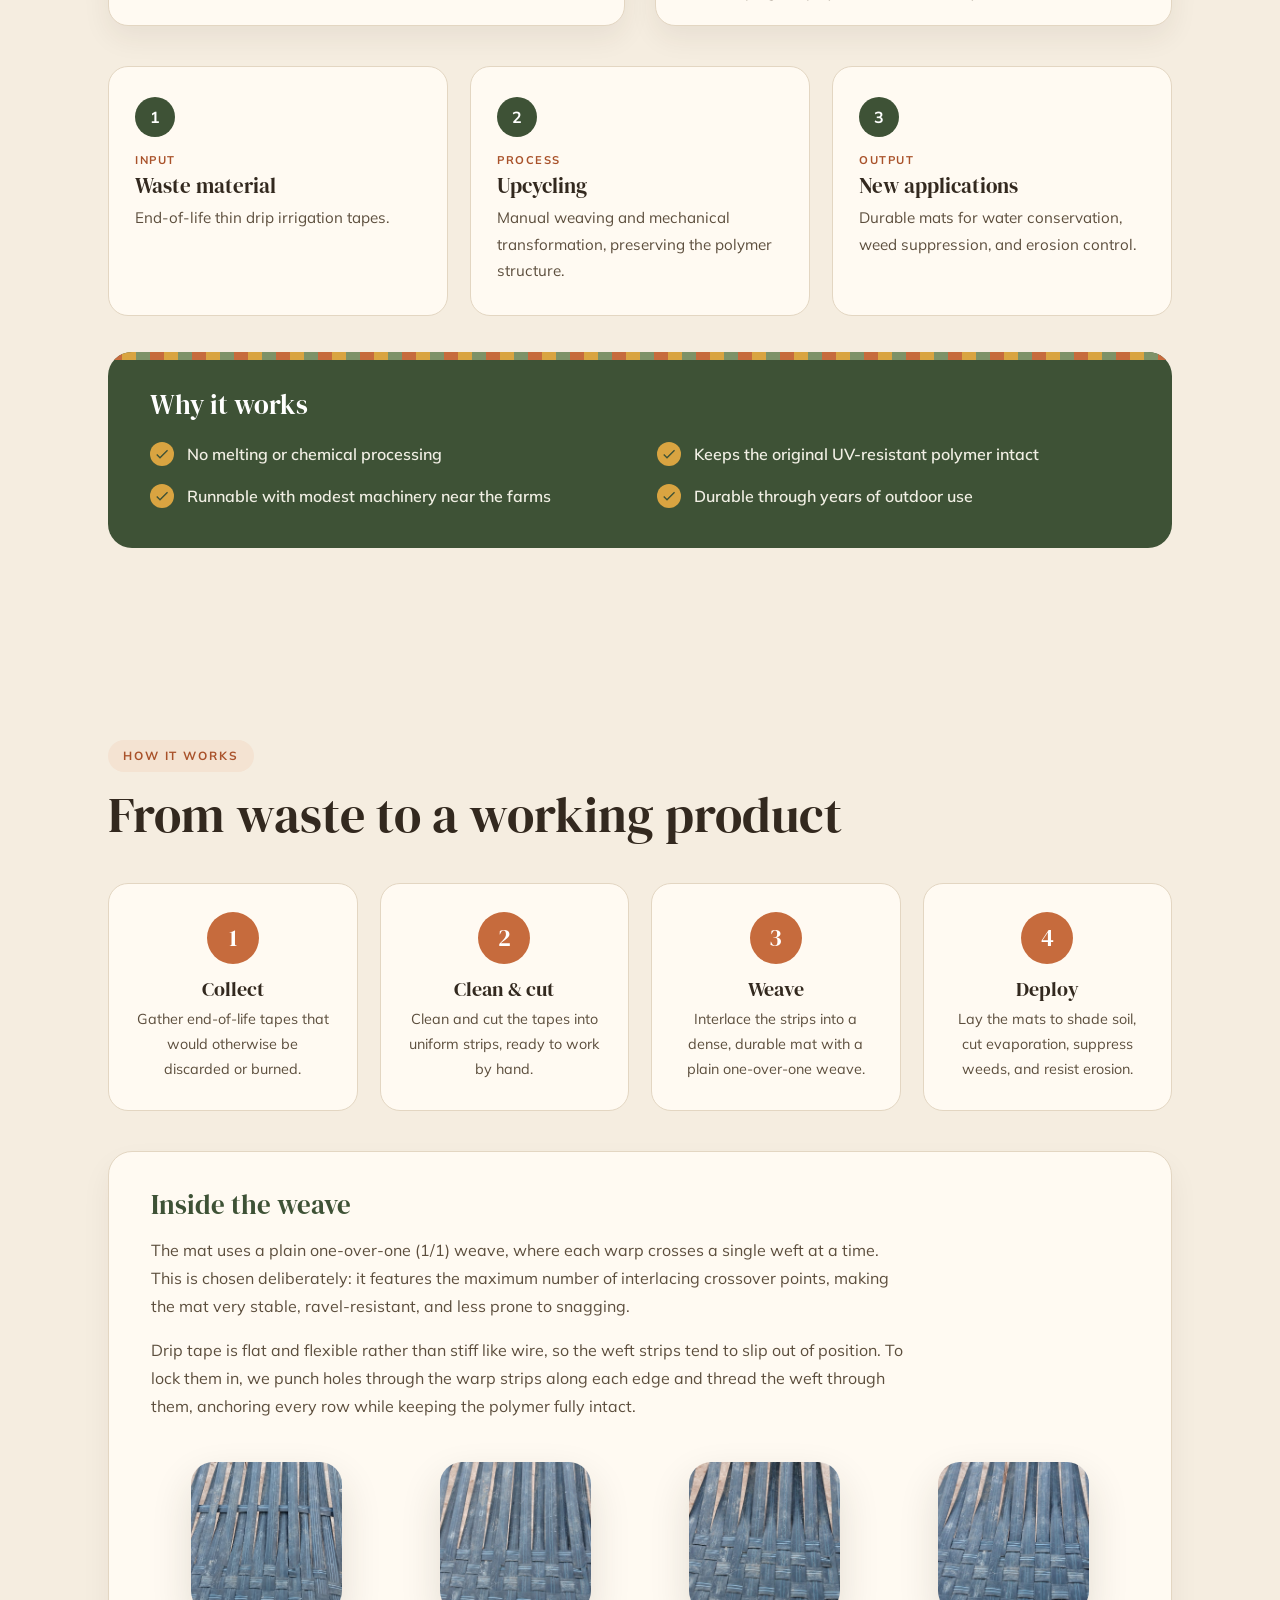
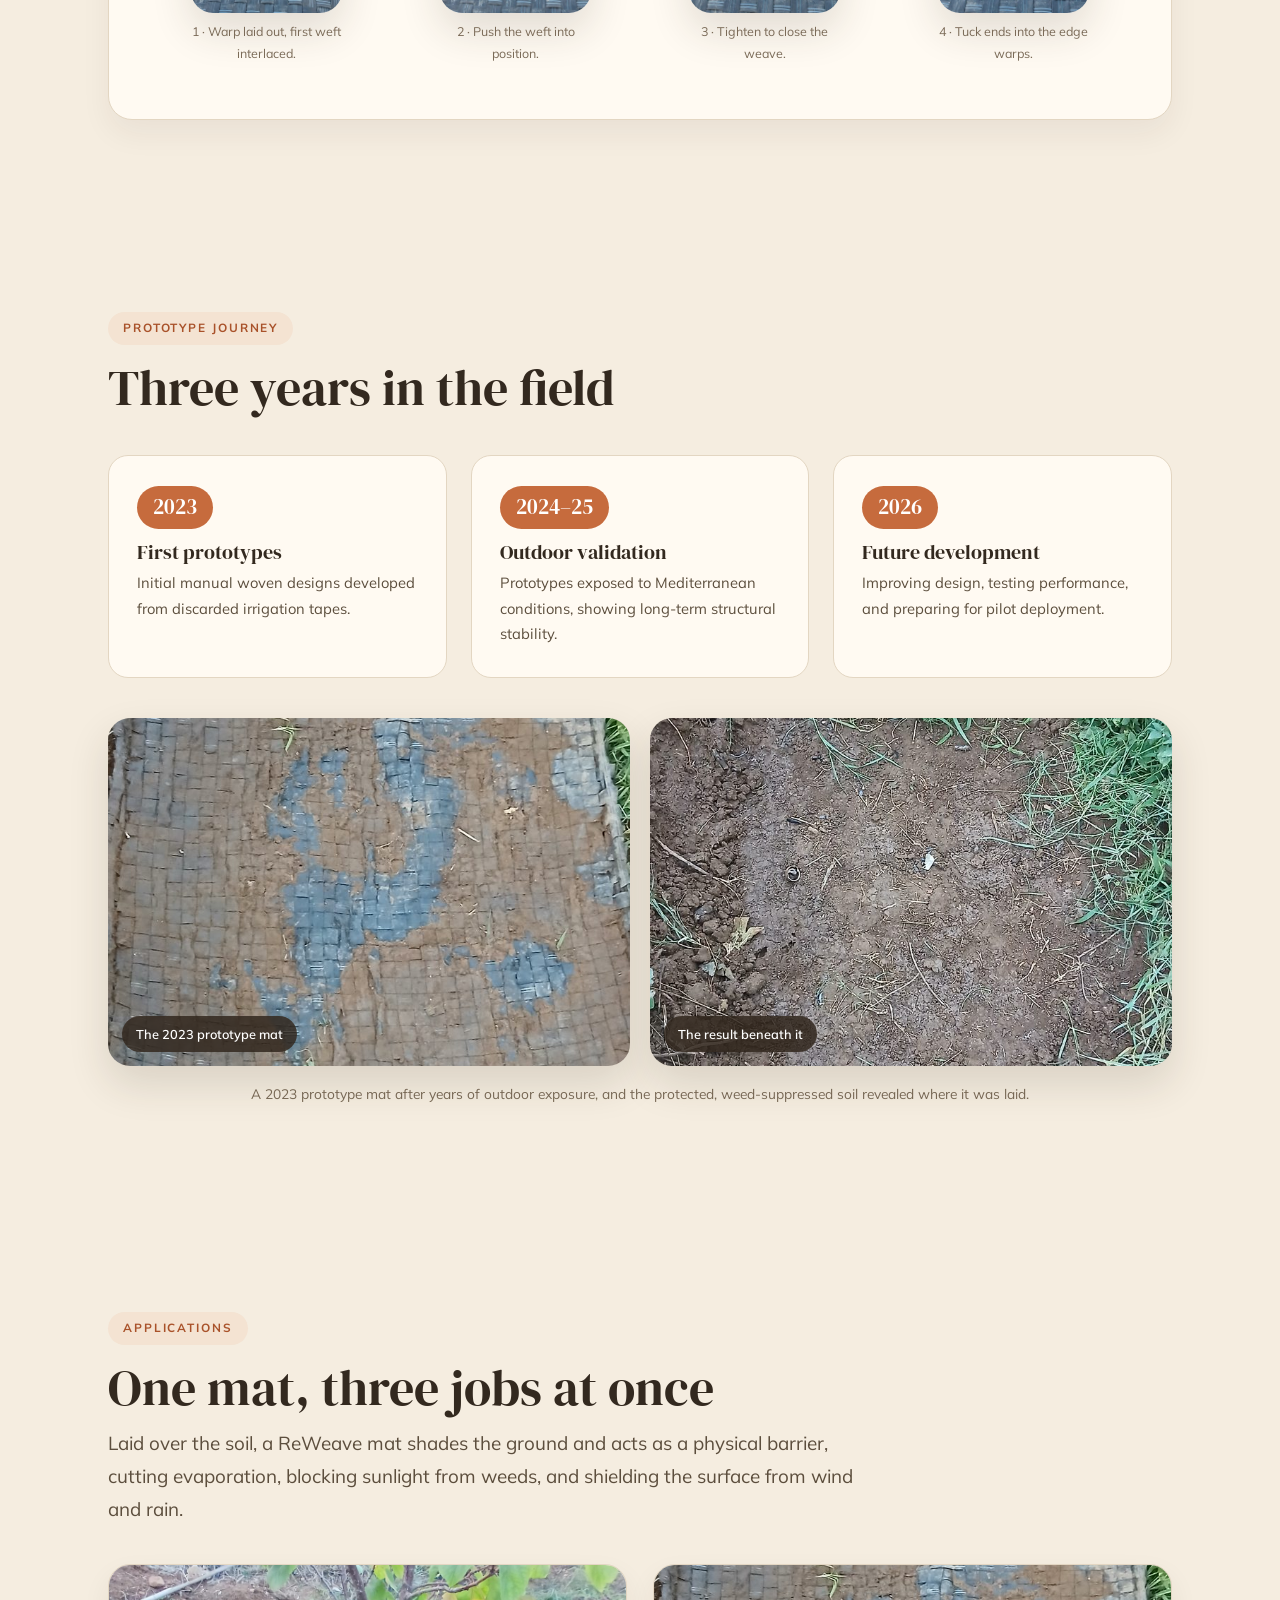
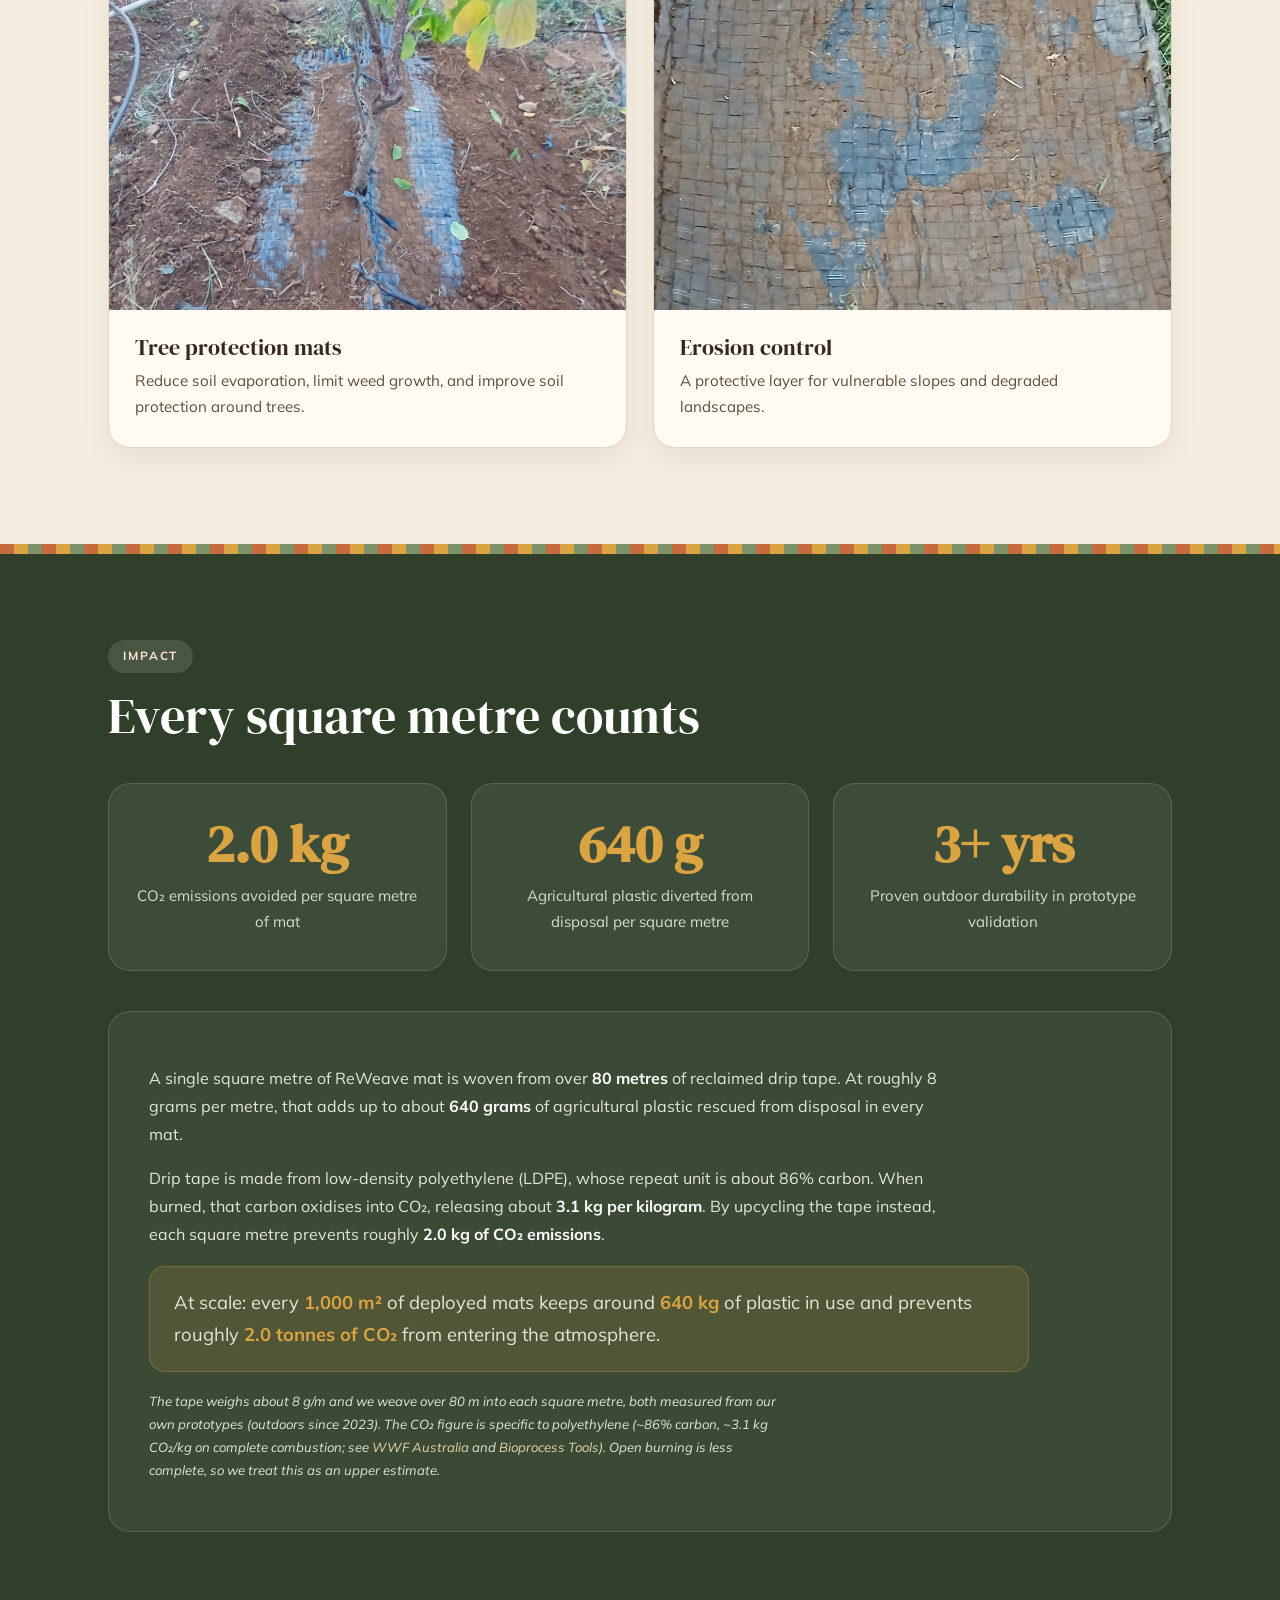
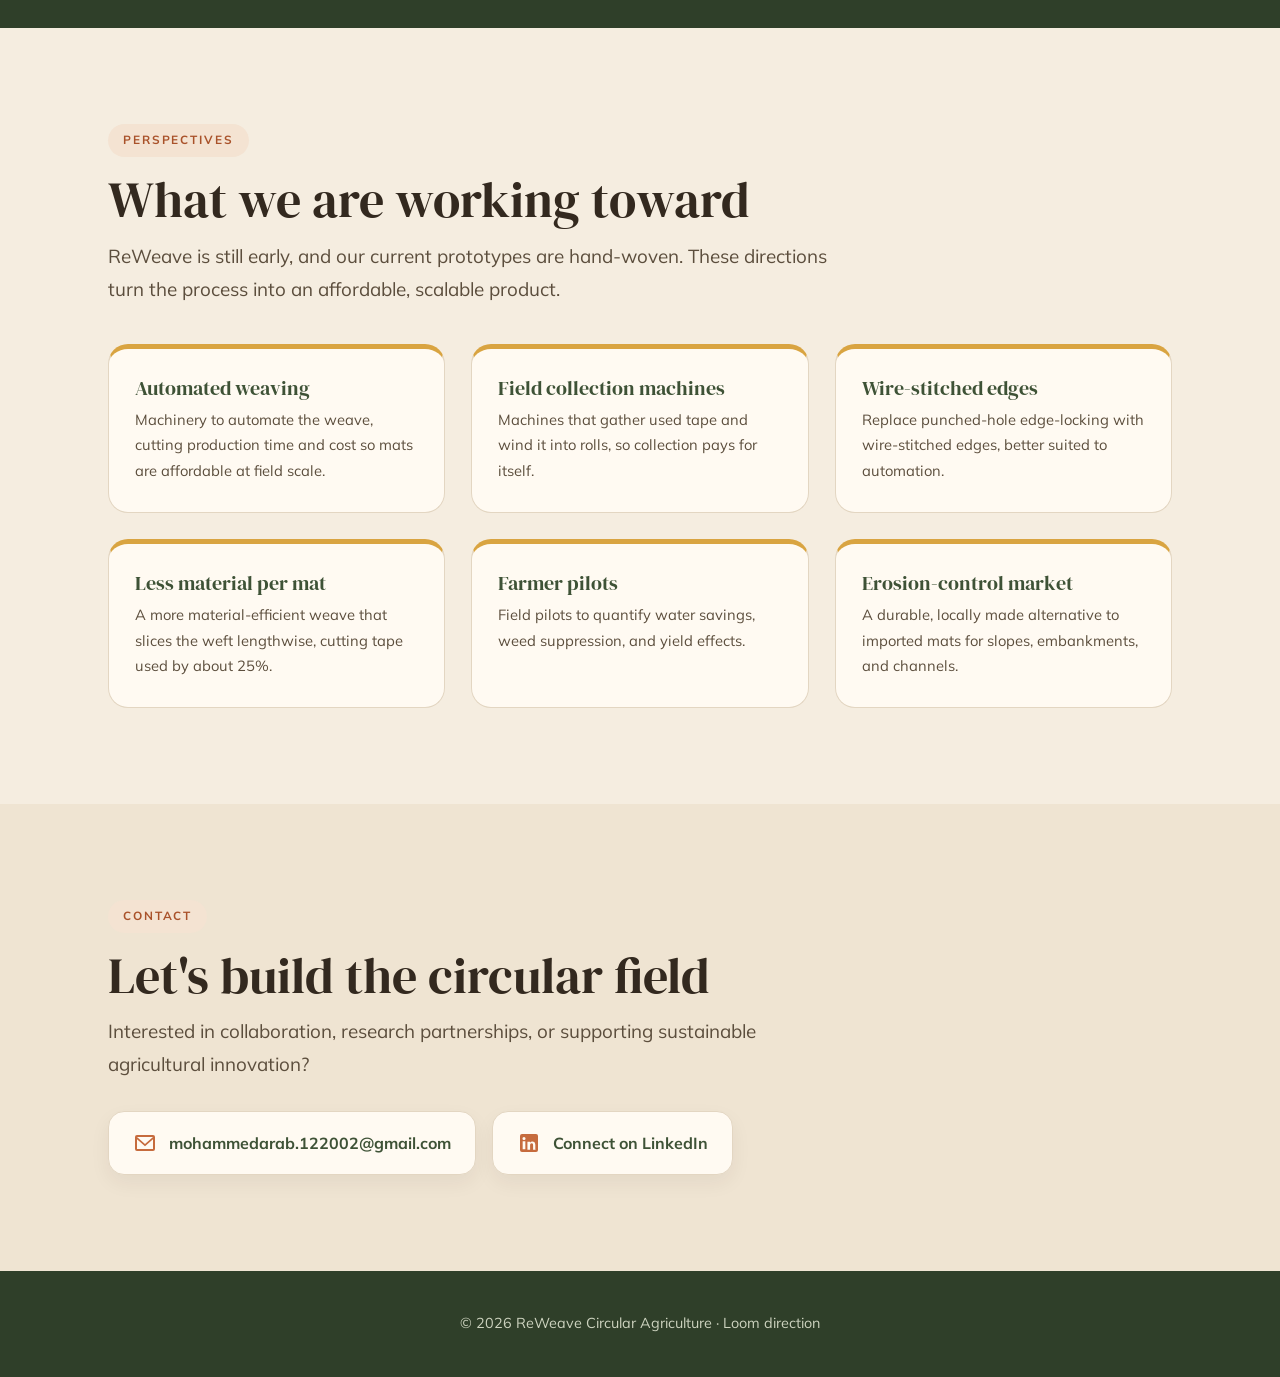
<file: redesign-3-loom.html>
<!DOCTYPE html>
<html lang="en">
<head>
<meta charset="UTF-8">
<meta name="viewport" content="width=device-width, initial-scale=1.0">
<title>ReWeave — Loom (warm &amp; crafted)</title>
<link rel="icon" href="data:image/svg+xml,<svg xmlns='http://www.w3.org/2000/svg' viewBox='0 0 100 100'><text y='.9em' font-size='90'>🌱</text></svg>">
<link rel="preconnect" href="https://fonts.googleapis.com">
<link rel="preconnect" href="https://fonts.gstatic.com" crossorigin>
<link href="https://fonts.googleapis.com/css2?family=DM+Serif+Display:ital@0;1&family=Mulish:wght@400;500;600;700&display=swap" rel="stylesheet">
<style>
:root{
  --sand:#f5ede0; --sand2:#efe4d2; --paper:#fffaf2; --ink:#33291f; --dim:#7a6a57;
  --terra:#c66b3d; --terra-d:#a9522a; --forest:#3e5236; --forest-d:#2f3f29; --gold:#d9a441;
  --line:#e3d6c2; --maxw:1120px;
}
*{box-sizing:border-box}
html{scroll-behavior:smooth}
body{margin:0;background:var(--sand);color:var(--ink);font-family:"Mulish",system-ui,sans-serif;line-height:1.75;-webkit-font-smoothing:antialiased}
h1,h2,h3{font-family:"DM Serif Display",Georgia,serif;font-weight:400;line-height:1.1;margin:0}
a{color:var(--terra-d);text-decoration:none}
a:hover{text-decoration:underline}
img{max-width:100%;display:block}
.wrap{max-width:var(--maxw);margin:auto;padding:0 28px}
section{padding:96px 0;position:relative}
.weavebar{height:10px;background:repeating-linear-gradient(90deg,var(--terra) 0 14px,var(--gold) 14px 28px,var(--forest) 28px 42px)}
.eyebrow{display:inline-block;font-family:"Mulish";font-weight:700;font-size:.74rem;letter-spacing:.16em;text-transform:uppercase;color:var(--terra-d);background:#f4e3d2;padding:6px 15px;border-radius:999px;margin-bottom:16px}
h2{font-size:clamp(2.1rem,4.4vw,3.1rem)}
.lead{font-size:1.18rem;color:#5c4e3d;max-width:68ch}
.src{font-size:.82rem;color:var(--dim);font-style:italic;max-width:82ch;margin-top:20px}

/* Nav */
header{position:sticky;top:0;z-index:30;background:rgba(245,237,224,.86);backdrop-filter:blur(10px);border-bottom:1px solid var(--line)}
nav{display:flex;align-items:center;justify-content:space-between;max-width:var(--maxw);margin:auto;padding:15px 28px}
.brand{font-family:"DM Serif Display";font-size:1.7rem;color:var(--forest)}
.brand b{color:var(--terra)}
.navlinks{display:flex;gap:24px;list-style:none;margin:0;padding:0;font-size:.92rem;font-weight:600}
.navlinks a{color:var(--ink)}
.navlinks a:hover{color:var(--terra-d);text-decoration:none}
.cta{padding:11px 22px;background:var(--forest);color:#fff;border-radius:999px;font-weight:700;font-size:.88rem}
.cta:hover{background:var(--forest-d);text-decoration:none}
.menu{display:none;background:none;border:0;font-size:1.4rem;cursor:pointer;color:var(--ink)}

/* Hero */
.hero{padding:0;overflow:hidden;position:relative;min-height:90vh;display:flex;align-items:center}
.hero::before{content:"";position:absolute;inset:0;background:linear-gradient(110deg,rgba(51,41,31,.72),rgba(62,82,54,.5) 60%,rgba(198,107,61,.3)),url("images/drip_tapes_usage_in_crops.webp") center/cover;z-index:0}
.hero .wrap{position:relative;z-index:1;color:#fff}
.hero .eyebrow{background:rgba(255,255,255,.16);color:#ffe7d3}
.hero h1{font-size:clamp(2.7rem,6.3vw,4.8rem);color:#fff;max-width:17ch;margin:6px 0 22px}
.hero h1 em{font-style:italic;color:var(--gold)}
.hero p{font-size:1.2rem;color:#f4ece0;max-width:56ch}
.hbtns{display:flex;gap:14px;flex-wrap:wrap;margin-top:30px}
.btn{padding:15px 30px;border-radius:999px;font-weight:700;font-size:.95rem}
.btn.p{background:var(--terra);color:#fff}
.btn.p:hover{background:var(--terra-d);text-decoration:none}
.btn.s{background:rgba(255,255,255,.12);border:1px solid rgba(255,255,255,.4);color:#fff}
.btn.s:hover{text-decoration:none;background:rgba(255,255,255,.2)}

/* generic */
.two{display:grid;grid-template-columns:1fr 1fr;gap:56px;align-items:center;margin-top:34px}
.round{border-radius:22px;overflow:hidden;box-shadow:0 18px 40px rgba(51,41,31,.14)}
.round img{width:100%;aspect-ratio:4/3;object-fit:cover}

/* Stats */
.stats{display:grid;grid-template-columns:repeat(3,1fr);gap:22px;margin:44px 0 8px}
.scard{background:var(--paper);border:1px solid var(--line);border-radius:20px;padding:32px 28px;text-align:center;box-shadow:0 10px 26px rgba(51,41,31,.06)}
.scard b{font-family:"DM Serif Display";font-size:2.8rem;color:var(--terra);display:block;line-height:1}
.scard p{margin:12px 0 0;font-size:.92rem;color:#5c4e3d}
.gallery{display:grid;grid-template-columns:repeat(3,1fr);gap:22px;margin-top:40px}
.gallery figure{margin:0}
.gallery .round img{aspect-ratio:4/3}
.gallery figcaption{font-size:.84rem;color:var(--dim);margin-top:10px;text-align:center}

/* Approach / flow */
.approach{display:grid;grid-template-columns:1fr 1fr;gap:30px;margin:40px 0}
.approach figure{margin:0;background:var(--paper);border:1px solid var(--line);border-radius:20px;overflow:hidden;box-shadow:0 12px 28px rgba(51,41,31,.07)}
.approach img{width:100%;aspect-ratio:3/2;object-fit:contain;background:var(--sand2);padding:12px}
.approach .photo img{object-fit:cover;padding:0}
.approach figcaption{padding:20px 24px;color:#5c4e3d;font-size:.94rem}
.flow{display:grid;grid-template-columns:repeat(3,1fr);gap:22px;margin-top:30px}
.fcard{background:var(--paper);border:1px solid var(--line);border-radius:20px;padding:30px 26px;position:relative}
.fcard .dot{width:40px;height:40px;border-radius:50%;background:var(--forest);color:#fff;display:flex;align-items:center;justify-content:center;font-weight:700;margin-bottom:14px}
.fcard .tag{font-size:.7rem;letter-spacing:.14em;text-transform:uppercase;color:var(--terra-d);font-weight:700}
.fcard h3{font-size:1.3rem;margin:4px 0 7px}
.fcard p{margin:0;color:#5c4e3d;font-size:.95rem}
.why{margin-top:36px;background:var(--forest);color:#f1efe4;border-radius:24px;padding:38px 42px;position:relative;overflow:hidden}
.why::before{content:"";position:absolute;top:0;left:0;width:100%;height:8px;background:repeating-linear-gradient(90deg,var(--terra) 0 14px,var(--gold) 14px 28px,#7d9268 28px 42px)}
.why h3{color:#fff;font-size:1.7rem;margin:0 0 20px}
.why ul{list-style:none;margin:0;padding:0;display:grid;grid-template-columns:1fr 1fr;gap:14px 34px}
.why li{display:flex;gap:13px;align-items:flex-start;font-weight:600}
.why svg{flex:0 0 24px;width:24px;height:24px;fill:var(--forest);background:var(--gold);border-radius:50%;padding:4px;margin-top:2px}

/* Steps */
.steps{display:grid;grid-template-columns:repeat(4,1fr);gap:22px;margin:40px 0}
.step{background:var(--paper);border:1px solid var(--line);border-radius:20px;padding:28px 24px;text-align:center}
.step .n{width:52px;height:52px;margin:0 auto 14px;border-radius:50%;background:var(--terra);color:#fff;font-family:"DM Serif Display";font-size:1.5rem;display:flex;align-items:center;justify-content:center}
.step h3{font-size:1.25rem;margin:0 0 7px}
.step p{margin:0;color:#5c4e3d;font-size:.9rem}
.weave{margin-top:30px;background:var(--paper);border:1px solid var(--line);border-radius:24px;padding:38px 42px;box-shadow:0 14px 30px rgba(51,41,31,.06)}
.weave h3{font-size:1.7rem;color:var(--forest);margin:0 0 14px}
.weave p{color:#5c4e3d;max-width:76ch}
.wsteps{display:grid;grid-template-columns:repeat(4,1fr);gap:18px;margin-top:26px}
.wsteps .round img{aspect-ratio:1}
.wsteps figcaption{font-size:.78rem;color:var(--dim);margin-top:8px;text-align:center}

/* Timeline */
.tl{display:grid;grid-template-columns:repeat(3,1fr);gap:24px;margin:40px 0}
.te{background:var(--paper);border:1px solid var(--line);border-radius:20px;padding:30px 28px;position:relative}
.te .yr{display:inline-block;font-family:"DM Serif Display";font-size:1.3rem;color:#fff;background:var(--terra);padding:3px 16px;border-radius:999px;margin-bottom:12px}
.te h3{font-size:1.25rem;margin:0 0 7px}
.te p{margin:0;color:#5c4e3d;font-size:.92rem}
.pair{display:grid;grid-template-columns:1fr 1fr;gap:20px;margin-top:10px}
.pp{position:relative}
.pp .round img{aspect-ratio:3/2}
.pp .tag{position:absolute;left:14px;bottom:14px;background:rgba(51,41,31,.85);color:#fff;font-size:.8rem;font-weight:600;padding:7px 14px;border-radius:999px}
.cap{font-size:.86rem;color:var(--dim);margin-top:16px;text-align:center}

/* cards */
.cards{display:grid;grid-template-columns:repeat(auto-fit,minmax(260px,1fr));gap:26px;margin-top:38px}
.card{background:var(--paper);border:1px solid var(--line);border-radius:22px;overflow:hidden;box-shadow:0 12px 28px rgba(51,41,31,.07);transition:transform .16s}
.card:hover{transform:translateY(-5px)}
.card img{aspect-ratio:3/2;object-fit:cover}
.card .b{padding:26px}
.card h3{font-size:1.35rem;margin:0 0 8px}
.card p{margin:0;color:#5c4e3d;font-size:.95rem}
.pcard{background:var(--paper);border:1px solid var(--line);border-radius:20px;padding:28px 26px;border-top:5px solid var(--gold)}
.pcard h3{font-size:1.25rem;margin:0 0 8px;color:var(--forest)}
.pcard p{margin:0;color:#5c4e3d;font-size:.92rem}

/* Impact */
#impact{background:var(--forest-d);color:#eef0e5}
#impact::before{content:"";position:absolute;top:0;left:0;width:100%;height:10px;background:repeating-linear-gradient(90deg,var(--terra) 0 14px,var(--gold) 14px 28px,#7d9268 28px 42px)}
#impact h2,#impact h3{color:#fff}
#impact .eyebrow{background:rgba(255,255,255,.12);color:#ffe7d3}
.istats{display:grid;grid-template-columns:repeat(3,1fr);gap:24px;margin:40px 0}
.istat{background:rgba(255,255,255,.07);border:1px solid rgba(255,255,255,.15);border-radius:22px;padding:34px 28px;text-align:center}
.istat b{font-family:"DM Serif Display";font-size:3.3rem;color:var(--gold);display:block;line-height:1}
.istat p{margin:12px 0 0;color:#d7dccb;font-size:.94rem}
.inote{background:rgba(255,255,255,.06);border:1px solid rgba(255,255,255,.15);border-radius:22px;padding:36px 40px}
.inote p{color:#e3e7d7;max-width:80ch}
.inote strong{color:#fff}
.iscale{font-size:1.15rem;background:rgba(217,164,65,.14);border:1px solid rgba(217,164,65,.3);border-radius:16px;padding:20px 24px;margin-top:18px}
.iscale strong{color:var(--gold)}
.isrc{font-size:.82rem;color:#b7bca6;font-style:italic;margin-top:18px}
.isrc a{color:#e7d6ab}

/* contact */
#contact{background:var(--sand2)}
.contact-links{list-style:none;padding:0;margin:30px 0 0;display:flex;flex-wrap:wrap;gap:16px}
.contact-links a{display:inline-flex;align-items:center;gap:12px;background:var(--paper);border:1px solid var(--line);padding:17px 24px;border-radius:16px;color:var(--forest);font-weight:700;box-shadow:0 8px 20px rgba(51,41,31,.06)}
.contact-links a:hover{text-decoration:none;transform:translateY(-2px)}
.contact-links svg{width:24px;height:24px;fill:var(--terra)}
footer{background:var(--forest-d);color:#cdd3bf;text-align:center;padding:40px;font-size:.9rem}

@media(max-width:860px){
  .navlinks,.cta{display:none}.menu{display:block}
  .two,.approach,.pair{grid-template-columns:1fr}
  .stats,.flow,.steps,.wsteps,.tl,.istats,.gallery{grid-template-columns:1fr 1fr}
  .why ul{grid-template-columns:1fr}
}
@media(max-width:560px){
  .stats,.steps,.wsteps,.tl,.istats,.gallery{grid-template-columns:1fr}
  section{padding:64px 0}
}
</style>
</head>
<body>

<div class="weavebar"></div>
<header>
  <nav>
    <div class="brand">Re<b>Weave</b></div>
    <button class="menu">☰</button>
    <ul class="navlinks">
      <li><a href="#problem">Problem</a></li>
      <li><a href="#solution">Solution</a></li>
      <li><a href="#process">Process</a></li>
      <li><a href="#prototype">Prototype</a></li>
      <li><a href="#impact">Impact</a></li>
      <li><a href="#perspectives">Perspectives</a></li>
    </ul>
    <a href="#contact" class="cta">Get in touch</a>
  </nav>
</header>

<section class="hero">
  <div class="wrap">
    <span class="eyebrow">Circular agriculture · Algeria</span>
    <h1>Woven by hand from what the field <em>threw away</em>.</h1>
    <p>ReWeave transforms end-of-life thin drip irrigation tapes into durable woven agricultural mats that conserve water, suppress weeds, and protect vulnerable soils.</p>
    <div class="hbtns">
      <a href="#solution" class="btn p">Discover the innovation</a>
      <a href="#impact" class="btn s">See the impact</a>
    </div>
  </div>
</section>

<section id="problem">
  <div class="wrap">
    <span class="eyebrow">The problem</span>
    <h2>A durable polymer, thrown away after one season</h2>
    <div class="two">
      <div>
        <p class="lead">Modern agriculture relies heavily on drip irrigation. After their short operational life, thin drip tapes become agricultural waste despite being made from durable polymers designed for the outdoors.</p>
        <p>Their short life is not the plastic wearing out, but the tiny emitter openings clogging up. Each tape releases water through microscopic holes and narrow labyrinth channels, easily blocked by fine soil particles and mineral scale, mainly limestone (calcium carbonate) that precipitates from the irrigation water. Once clogged, the tape is pulled out and discarded rather than cleaned, even though the polymer is still strong.</p>
        <p class="src">On emitter clogging, see <a href="https://blog.irritec.com/drip-irrigation-system-maintenance-how-to-prevent-clogging-and-loss-of-uniformity/" target="_blank" rel="noopener">Irritec</a> and <a href="https://www.cnpandora.com/news/prevent-drip-tape-clogging-spring-guide/" target="_blank" rel="noopener">CNPandora</a>.</p>
      </div>
      <figure class="round" style="margin:0"><img src="images/old-drip-tape.jpg" alt="Discarded drip tape"></figure>
    </div>
    <div class="stats">
      <div class="scard"><b>~10 km</b><p>Of thin drip tape laid across a single hectare (rows about one metre apart)</p></div>
      <div class="scard"><b>~80 kg</b><p>Of tape discarded per hectare each season, at roughly 8 grams per metre</p></div>
      <div class="scard"><b>100,000+ ha</b><p>Of Algerian tomato, watermelon, and pepper on thin drip tape — thousands of tonnes of waste a year</p></div>
    </div>
    <p class="src">Algeria publishes no drip-tape waste figures, so this is our own estimate. Watermelon alone covers about 63,000 hectares; tomato (~1.6 Mt/yr) and pepper areas derive from national production, giving well over 100,000 hectares across the three crops. At ~10,000 m of tape per hectare and 8 g/m (both measured in the field), these crops alone discard on the order of 7,000 to 9,000 tonnes a year. Sources: <a href="https://www.freshplaza.com/north-america/article/9702370/new-world-watermelon-production-record/" target="_blank" rel="noopener">FAOSTAT watermelon</a>, <a href="https://en.wikipedia.org/wiki/List_of_countries_by_tomato_production" target="_blank" rel="noopener">FAOSTAT tomato</a>; per-hectare length and weight are ReWeave's own measurements.</p>
    <div class="gallery">
      <figure><div class="round"><img src="images/tomatoes-irrgation-thin-drip-tapes.jpg" alt="Tomatoes"></div><figcaption>Tomatoes grown on thin drip tape.</figcaption></figure>
      <figure><div class="round"><img src="images/peper_thin_drip_tapes_irrigation,.webp" alt="Peppers"></div><figcaption>Peppers grown on thin drip tape.</figcaption></figure>
      <figure><div class="round"><img src="images/drip_tapes_usage_in_crops.webp" alt="Drip tape in crops"></div><figcaption>Thin drip tape underpins open-field farming.</figcaption></figure>
    </div>
  </div>
</section>

<section id="solution">
  <div class="wrap">
    <span class="eyebrow">Our solution</span>
    <h2>Upcycling, not recycling</h2>
    <p class="lead" style="margin-top:12px">Conventional recycling shreds end-of-life tapes and melts them into pellets, which is energy-intensive and destroys the durable structure the material already has. ReWeave keeps that structure intact.</p>
    <div class="approach">
      <figure><img class="diagram" src="images/Drip-Irrigation-Tape-Recycling.jpg.webp" alt="Recycling diagram"><figcaption><strong>Traditional recycling</strong><br>Drip tape → washing → scraps → pelletizing → new plastic pellets.</figcaption></figure>
      <figure class="photo"><img src="images/prototype-2026.jpg" alt="Woven mat"><figcaption><strong>The ReWeave approach</strong><br>Instead of melting the tapes down, we <em>weave</em> them into durable mats, keeping the polymer intact and ready to use.</figcaption></figure>
    </div>
    <div class="flow">
      <div class="fcard"><div class="dot">1</div><div class="tag">Input</div><h3>Waste material</h3><p>End-of-life thin drip irrigation tapes.</p></div>
      <div class="fcard"><div class="dot">2</div><div class="tag">Process</div><h3>Upcycling</h3><p>Manual weaving and mechanical transformation, preserving the polymer structure.</p></div>
      <div class="fcard"><div class="dot">3</div><div class="tag">Output</div><h3>New applications</h3><p>Durable mats for water conservation, weed suppression, and erosion control.</p></div>
    </div>
    <div class="why">
      <h3>Why it works</h3>
      <ul>
        <li><svg viewBox="0 0 24 24"><path d="M9 16.2 4.8 12l-1.4 1.4L9 19 21 7l-1.4-1.4z"/></svg><span>No melting or chemical processing</span></li>
        <li><svg viewBox="0 0 24 24"><path d="M9 16.2 4.8 12l-1.4 1.4L9 19 21 7l-1.4-1.4z"/></svg><span>Keeps the original UV-resistant polymer intact</span></li>
        <li><svg viewBox="0 0 24 24"><path d="M9 16.2 4.8 12l-1.4 1.4L9 19 21 7l-1.4-1.4z"/></svg><span>Runnable with modest machinery near the farms</span></li>
        <li><svg viewBox="0 0 24 24"><path d="M9 16.2 4.8 12l-1.4 1.4L9 19 21 7l-1.4-1.4z"/></svg><span>Durable through years of outdoor use</span></li>
      </ul>
    </div>
  </div>
</section>

<section id="process">
  <div class="wrap">
    <span class="eyebrow">How it works</span>
    <h2>From waste to a working product</h2>
    <div class="steps">
      <div class="step"><div class="n">1</div><h3>Collect</h3><p>Gather end-of-life tapes that would otherwise be discarded or burned.</p></div>
      <div class="step"><div class="n">2</div><h3>Clean &amp; cut</h3><p>Clean and cut the tapes into uniform strips, ready to work by hand.</p></div>
      <div class="step"><div class="n">3</div><h3>Weave</h3><p>Interlace the strips into a dense, durable mat with a plain one-over-one weave.</p></div>
      <div class="step"><div class="n">4</div><h3>Deploy</h3><p>Lay the mats to shade soil, cut evaporation, suppress weeds, and resist erosion.</p></div>
    </div>
    <div class="weave">
      <h3>Inside the weave</h3>
      <p>The mat uses a plain one-over-one (1/1) weave, where each warp crosses a single weft at a time. This is chosen deliberately: it features the maximum number of interlacing crossover points, making the mat very stable, ravel-resistant, and less prone to snagging.</p>
      <p>Drip tape is flat and flexible rather than stiff like wire, so the weft strips tend to slip out of position. To lock them in, we punch holes through the warp strips along each edge and thread the weft through them, anchoring every row while keeping the polymer fully intact.</p>
      <div class="wsteps">
        <figure><div class="round"><img src="images/step_1.jpg" alt="Step 1"></div><figcaption>1 · Warp laid out, first weft interlaced.</figcaption></figure>
        <figure><div class="round"><img src="images/step_2.jpg" alt="Step 2"></div><figcaption>2 · Push the weft into position.</figcaption></figure>
        <figure><div class="round"><img src="images/step_3.jpg" alt="Step 3"></div><figcaption>3 · Tighten to close the weave.</figcaption></figure>
        <figure><div class="round"><img src="images/step_4.jpg" alt="Step 4"></div><figcaption>4 · Tuck ends into the edge warps.</figcaption></figure>
      </div>
    </div>
  </div>
</section>

<section id="prototype">
  <div class="wrap">
    <span class="eyebrow">Prototype journey</span>
    <h2>Three years in the field</h2>
    <div class="tl">
      <div class="te"><span class="yr">2023</span><h3>First prototypes</h3><p>Initial manual woven designs developed from discarded irrigation tapes.</p></div>
      <div class="te"><span class="yr">2024–25</span><h3>Outdoor validation</h3><p>Prototypes exposed to Mediterranean conditions, showing long-term structural stability.</p></div>
      <div class="te"><span class="yr">2026</span><h3>Future development</h3><p>Improving design, testing performance, and preparing for pilot deployment.</p></div>
    </div>
    <div class="pair">
      <div class="pp"><div class="round"><img src="images/prototype-2023.jpg" alt="2023 mat"></div><span class="tag">The 2023 prototype mat</span></div>
      <div class="pp"><div class="round"><img src="images/drip-type-application-result.jpg" alt="Protected soil"></div><span class="tag">The result beneath it</span></div>
    </div>
    <p class="cap">A 2023 prototype mat after years of outdoor exposure, and the protected, weed-suppressed soil revealed where it was laid.</p>
  </div>
</section>

<section id="applications">
  <div class="wrap">
    <span class="eyebrow">Applications</span>
    <h2>One mat, three jobs at once</h2>
    <p class="lead" style="margin-top:12px">Laid over the soil, a ReWeave mat shades the ground and acts as a physical barrier, cutting evaporation, blocking sunlight from weeds, and shielding the surface from wind and rain.</p>
    <div class="cards">
      <div class="card"><img src="images/drip_tapes_application_aroun_trees_for_weed_suppression.jpg" alt="Mat around a tree"><div class="b"><h3>Tree protection mats</h3><p>Reduce soil evaporation, limit weed growth, and improve soil protection around trees.</p></div></div>
      <div class="card"><img src="images/irrosion_application.jpg" alt="Erosion control"><div class="b"><h3>Erosion control</h3><p>A protective layer for vulnerable slopes and degraded landscapes.</p></div></div>
    </div>
  </div>
</section>

<section id="impact">
  <div class="wrap">
    <span class="eyebrow">Impact</span>
    <h2>Every square metre counts</h2>
    <div class="istats">
      <div class="istat"><b>2.0 kg</b><p>CO₂ emissions avoided per square metre of mat</p></div>
      <div class="istat"><b>640 g</b><p>Agricultural plastic diverted from disposal per square metre</p></div>
      <div class="istat"><b>3+ yrs</b><p>Proven outdoor durability in prototype validation</p></div>
    </div>
    <div class="inote">
      <p>A single square metre of ReWeave mat is woven from over <strong>80 metres</strong> of reclaimed drip tape. At roughly 8 grams per metre, that adds up to about <strong>640 grams</strong> of agricultural plastic rescued from disposal in every mat.</p>
      <p>Drip tape is made from low-density polyethylene (LDPE), whose repeat unit is about 86% carbon. When burned, that carbon oxidises into CO₂, releasing about <strong>3.1 kg per kilogram</strong>. By upcycling the tape instead, each square metre prevents roughly <strong>2.0 kg of CO₂ emissions</strong>.</p>
      <p class="iscale">At scale: every <strong>1,000 m²</strong> of deployed mats keeps around <strong>640 kg</strong> of plastic in use and prevents roughly <strong>2.0 tonnes of CO₂</strong> from entering the atmosphere.</p>
      <p class="isrc">The tape weighs about 8 g/m and we weave over 80 m into each square metre, both measured from our own prototypes (outdoors since 2023). The CO₂ figure is specific to polyethylene (~86% carbon, ~3.1 kg CO₂/kg on complete combustion; see <a href="https://assets.wwf.org.au/image/upload/Blue_Environment_Carbon_emissions_of_Australian_plastics_Full_report?_a=ATO2Bfg0" target="_blank" rel="noopener">WWF Australia</a> and <a href="https://bioprocesstools.com/blog/emission-factors-bioprocessing/" target="_blank" rel="noopener">Bioprocess Tools</a>). Open burning is less complete, so we treat this as an upper estimate.</p>
    </div>
  </div>
</section>

<section id="perspectives">
  <div class="wrap">
    <span class="eyebrow">Perspectives</span>
    <h2>What we are working toward</h2>
    <p class="lead" style="margin-top:12px">ReWeave is still early, and our current prototypes are hand-woven. These directions turn the process into an affordable, scalable product.</p>
    <div class="cards">
      <div class="pcard"><h3>Automated weaving</h3><p>Machinery to automate the weave, cutting production time and cost so mats are affordable at field scale.</p></div>
      <div class="pcard"><h3>Field collection machines</h3><p>Machines that gather used tape and wind it into rolls, so collection pays for itself.</p></div>
      <div class="pcard"><h3>Wire-stitched edges</h3><p>Replace punched-hole edge-locking with wire-stitched edges, better suited to automation.</p></div>
      <div class="pcard"><h3>Less material per mat</h3><p>A more material-efficient weave that slices the weft lengthwise, cutting tape used by about 25%.</p></div>
      <div class="pcard"><h3>Farmer pilots</h3><p>Field pilots to quantify water savings, weed suppression, and yield effects.</p></div>
      <div class="pcard"><h3>Erosion-control market</h3><p>A durable, locally made alternative to imported mats for slopes, embankments, and channels.</p></div>
    </div>
  </div>
</section>

<section id="contact">
  <div class="wrap">
    <span class="eyebrow">Contact</span>
    <h2>Let's build the circular field</h2>
    <p class="lead" style="margin-top:12px">Interested in collaboration, research partnerships, or supporting sustainable agricultural innovation?</p>
    <ul class="contact-links">
      <li><a href="mailto:mohammedarab.122002@gmail.com"><svg viewBox="0 0 24 24"><path d="M4 4h16a2 2 0 0 1 2 2v12a2 2 0 0 1-2 2H4a2 2 0 0 1-2-2V6a2 2 0 0 1 2-2zm0 2v.01L12 13l8-6.99V6H4zm16 2.24-8 7-8-7V18h16V8.24z"/></svg><span>mohammedarab.122002@gmail.com</span></a></li>
      <li><a href="https://www.linkedin.com/in/mohammed-arab12345/" target="_blank" rel="noopener"><svg viewBox="0 0 24 24"><path d="M19 3a2 2 0 0 1 2 2v14a2 2 0 0 1-2 2H5a2 2 0 0 1-2-2V5a2 2 0 0 1 2-2h14zM8.34 18.34V10.3H5.67v8.04h2.67zM7 9.12a1.55 1.55 0 1 0 0-3.1 1.55 1.55 0 0 0 0 3.1zm11.34 9.22v-4.4c0-2.36-1.26-3.46-2.94-3.46a2.54 2.54 0 0 0-2.3 1.27v-1.09h-2.67v8.04h2.67v-4.25c0-1.12.21-2.2 1.6-2.2 1.37 0 1.39 1.28 1.39 2.27v4.18h2.65z"/></svg><span>Connect on LinkedIn</span></a></li>
    </ul>
  </div>
</section>

<footer>© <span id="y"></span> ReWeave Circular Agriculture · Loom direction</footer>
<script>
document.getElementById('y').textContent=new Date().getFullYear();
document.querySelector('.menu').addEventListener('click',()=>{const n=document.querySelector('.navlinks');const open=n.style.display==='flex';n.style.cssText=open?'':'display:flex;flex-direction:column;position:absolute;top:62px;right:18px;background:#fffaf2;padding:18px 24px;border:1px solid #e3d6c2;border-radius:16px;gap:14px';});
</script>
</body>
</html>
</file>
